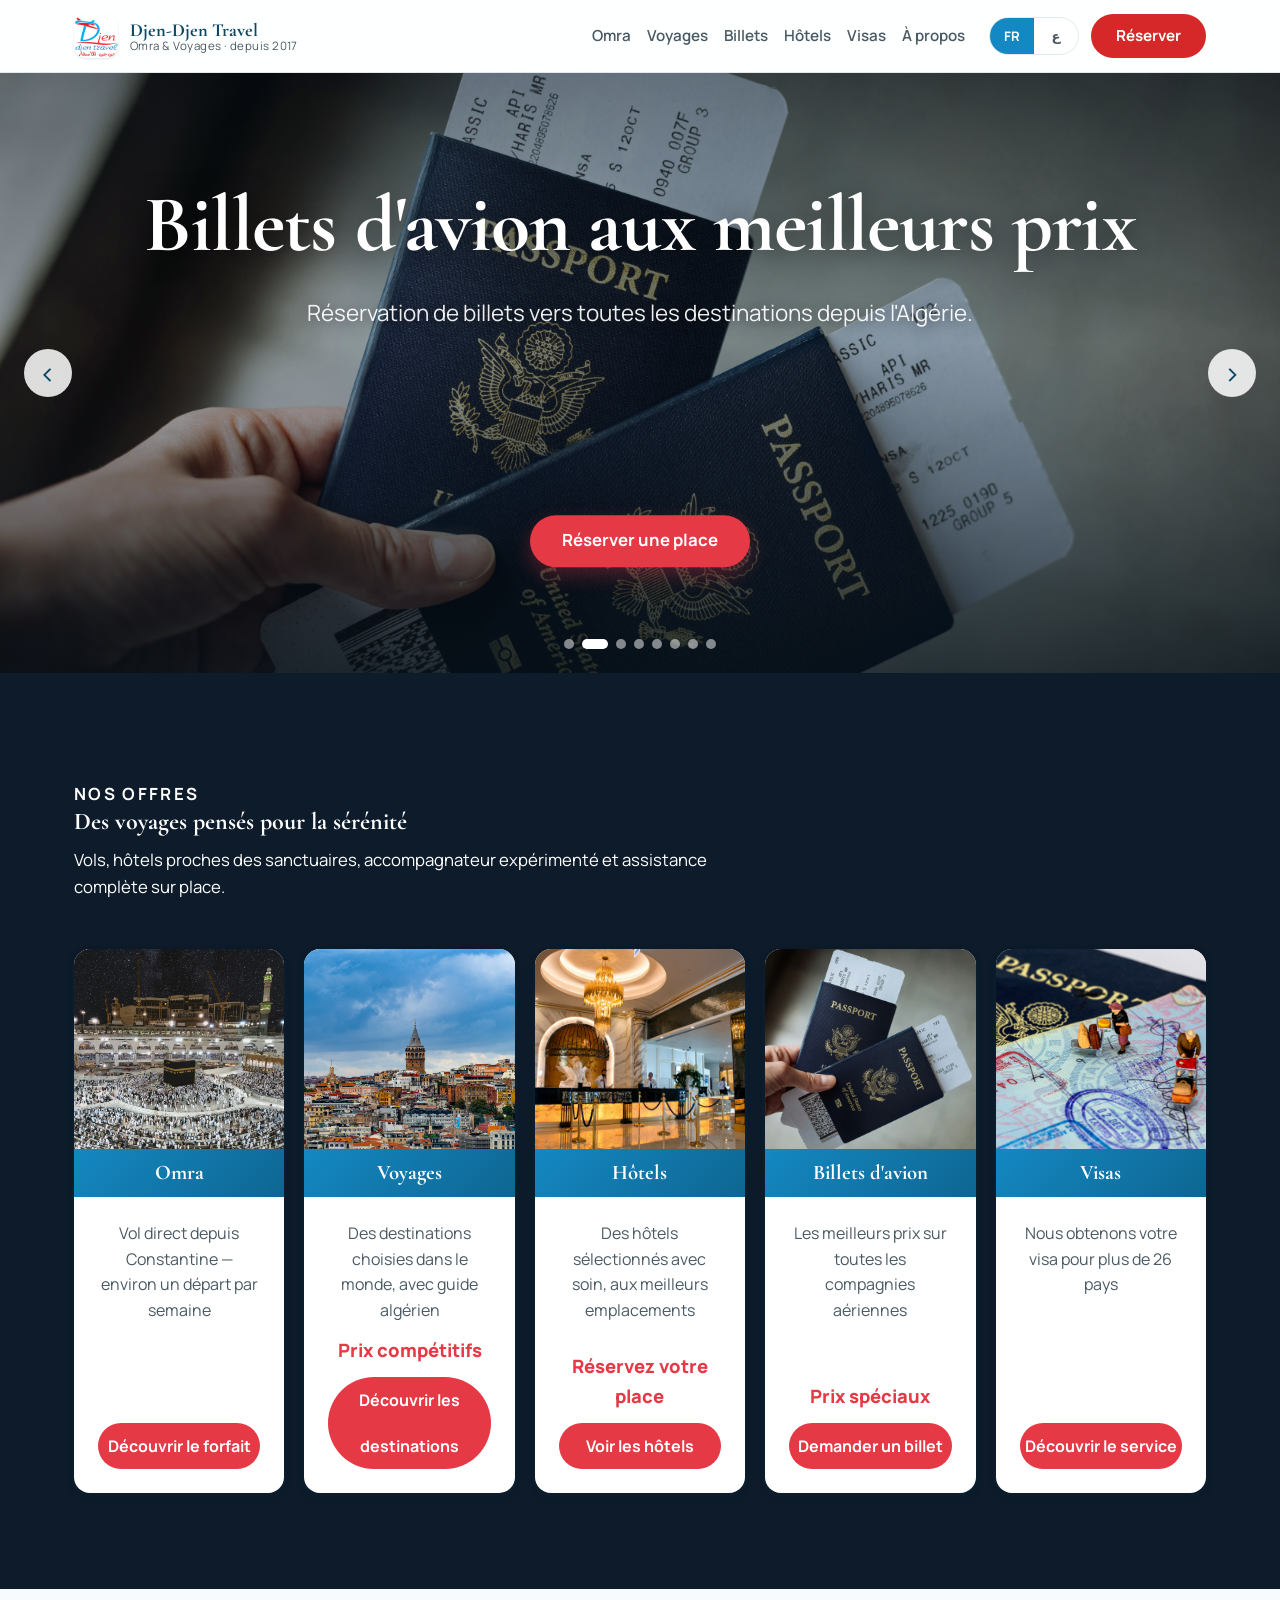
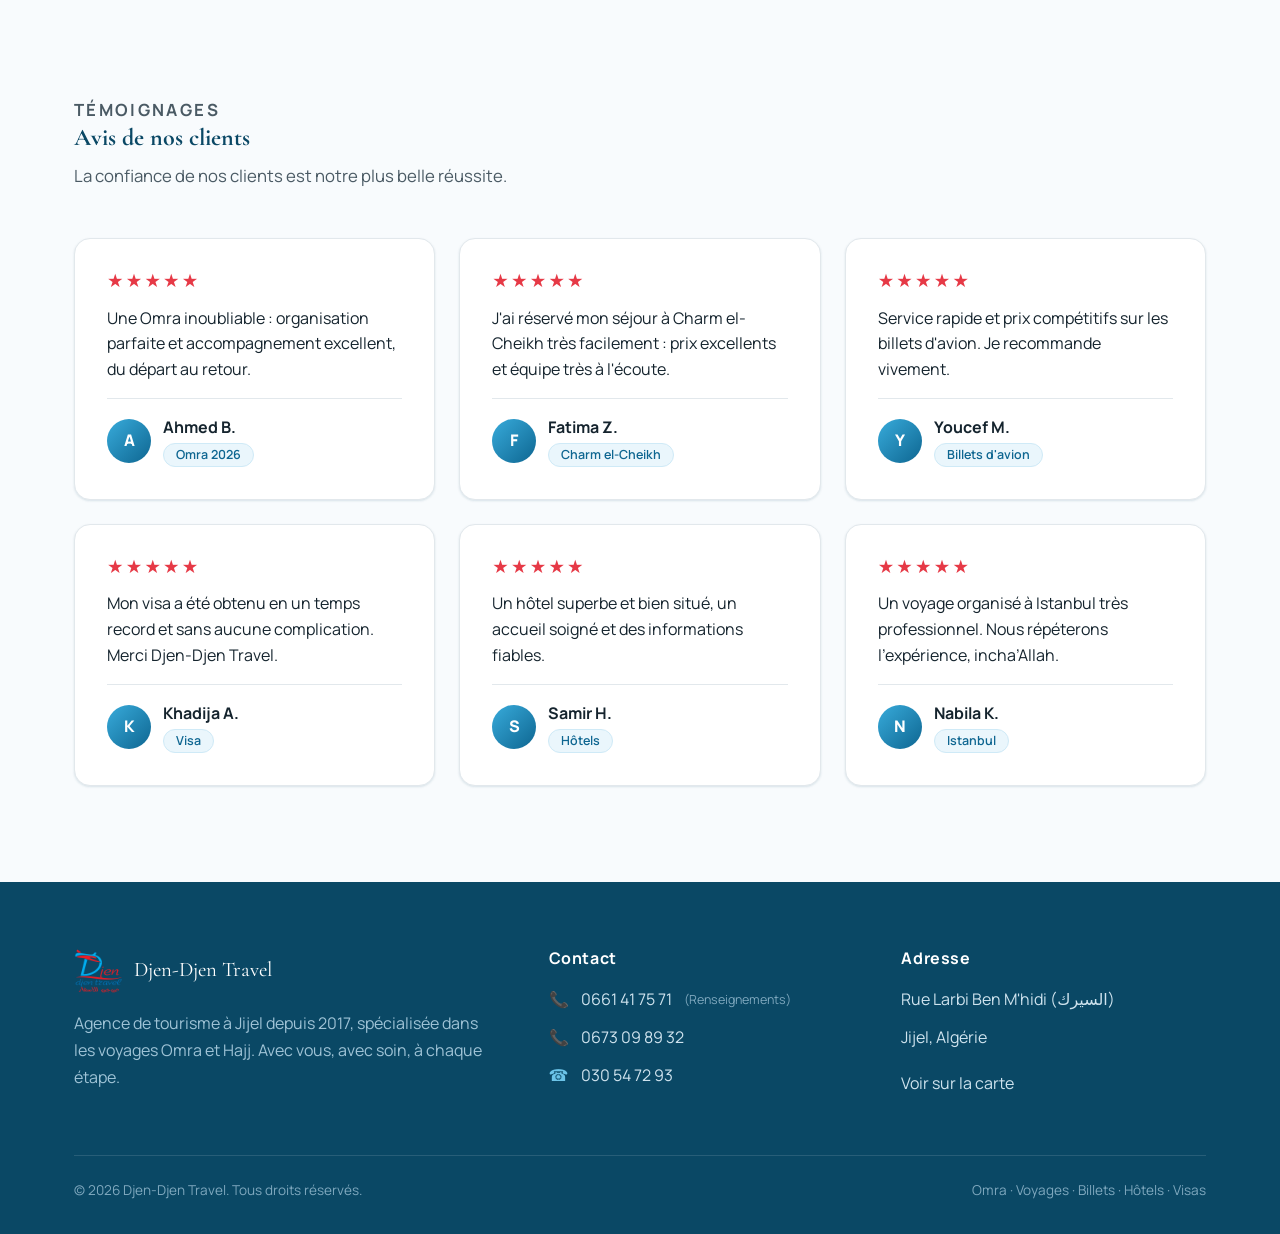
<file: index.html>
<!DOCTYPE html>
<html lang="fr" dir="ltr">
<head>
  <meta charset="UTF-8" />
  <meta name="viewport" content="width=device-width, initial-scale=1" />

  <!-- ============ SEO (FR primary) ============ -->
  <title>Djen-Djen Travel — Agence de voyage Omra & Hajj à Jijel</title>
  <meta name="description" content="Djen-Djen Travel, agence de tourisme à Jijel depuis 2017, spécialisée dans les voyages Omra et Hajj. Nous vous accompagnons avec soin à chaque étape de votre voyage vers les Lieux Saints." />
  <meta name="keywords" content="Omra, Hajj, Jijel, Algérie, agence de voyage, pèlerinage, عمرة, حج, جيجل" />
  <meta name="author" content="Djen-Djen Travel" />
  <meta name="theme-color" content="#1488C2" />

  <!-- Arabic SEO -->
  <meta name="description:ar" content="وكالة جن جن للسياحة والأسفار في جيجل منذ 2017، متخصّصة في رحلات العمرة والحج. نرافقك بعناية في كل خطوة نحو البيت العتيق." />

  <!-- Open Graph -->
  <meta property="og:type" content="website" />
  <meta property="og:title" content="Djen-Djen Travel — Omra & Hajj | وكالة جن جن للسياحة والأسفار" />
  <meta property="og:description" content="Nous vous accompagnons dans le voyage le plus précieux de votre vie, avec soin à chaque étape." />
  <meta property="og:locale" content="fr_DZ" />
  <meta property="og:locale:alternate" content="ar_DZ" />
  <link rel="canonical" href="https://www.djendjen-travel.dz/" />

  <!-- ============ Fonts ============ -->
  <link rel="preconnect" href="https://fonts.googleapis.com" />
  <link rel="preconnect" href="https://fonts.gstatic.com" crossorigin />
  <link href="https://fonts.googleapis.com/css2?family=Cormorant+Garamond:wght@500;600;700&family=Manrope:wght@400;500;600;700;800&family=Amiri:wght@400;700&family=Tajawal:wght@400;500;700&display=swap" rel="stylesheet" />

  <link rel="stylesheet" href="css/tokens.css?v=100" />
  <link rel="stylesheet" href="css/styles.css?v=100" />
  <link rel="stylesheet" href="css/index.css?v=101" />
</head>
<body>

  <!-- ===================== NAVBAR ===================== -->
  <header class="nav" id="nav">
    <div class="container nav__inner">
      <a class="nav__brand" href="#" aria-label="Djen-Djen Travel">
        <img class="nav__logo" src="logo.png" alt="Djen-Djen Travel" width="44" height="44" />
        <span class="nav__brand-text">
          <span class="nav__brand-name" data-fr="Djen-Djen Travel" data-ar="جن جن للسياحة">Djen-Djen Travel</span>
          <span class="nav__brand-sub" data-fr="Omra &amp; Voyages · depuis 2017" data-ar="عمرة ورحلات · منذ 2017">Omra &amp; Voyages · depuis 2017</span>
        </span>
      </a>

      <nav aria-label="Principale">
        <ul class="nav__links">
          <li><a href="umrah.html" data-fr="Omra" data-ar="العمرة">Omra</a></li>
          <li><a href="voyages.html" data-fr="Voyages" data-ar="الرحلات">Voyages</a></li>
          <li><a href="#req=billets" data-booking data-subject-fr="Demande de billet" data-subject-ar="طلب تذكرة سفر" data-fr="Billets" data-ar="تذاكر السفر">Billets</a></li>
          <li><a href="#req=hotels" data-booking data-subject-fr="Réservation d'hôtel" data-subject-ar="طلب حجز فندق" data-fr="Hôtels" data-ar="الفنادق">Hôtels</a></li>
          <li><a href="visas.html" data-fr="Visas" data-ar="التأشيرات">Visas</a></li>
          <li><a href="apropos.html" data-fr="À propos" data-ar="من نحن">À propos</a></li>
        </ul>
      </nav>

      <div class="nav__actions">
        <div class="lang-switch" role="group" aria-label="Language / اللغة">
          <button type="button" data-lang="fr" aria-pressed="true">FR</button>
          <button type="button" data-lang="ar" aria-pressed="false">ع</button>
        </div>
        <button class="btn btn--urgent btn--book" type="button" data-booking data-subject-fr="Réservation" data-subject-ar="طلب حجز" data-fr="Réserver" data-ar="احجز الآن">Réserver</button>
        <button class="nav__toggle" id="navToggle" aria-label="Menu" aria-expanded="false"><span></span></button>
      </div>
    </div>
  </header>

  <main>
    <!-- ===================== HERO ===================== -->
    <section class="hero-slider">
      <div class="hero-slides" aria-hidden="true">
        <img class="is-active" src="assets/images/kaaba.jpg" alt="" loading="eager" />
        <img src="assets/images/plane.jpg" alt="" loading="lazy" />
        <img src="assets/images/hotel.jpg" alt="" loading="lazy" />
        <img src="assets/images/istanbul.jpg" alt="" loading="lazy" />
        <img src="assets/images/sharm.jpg" alt="" loading="lazy" />
        <img src="assets/images/baku.jpg" alt="" loading="lazy" />
        <img src="assets/images/malaysia.jpg" alt="" loading="lazy" />
        <img src="assets/images/passport.jpg" alt="" loading="lazy" />
      </div>

      <div class="hero-content">
        <div class="hero-texts">
          <div class="hero-text is-active">
            <h1 class="hero__title" data-fr="Votre voyage vers la Maison Sacrée" data-ar="رحلتك إلى البيت العتيق">Votre voyage vers la Maison Sacrée</h1>
            <p class="hero__lede" data-fr="Nous vous accompagnons dans le voyage le plus précieux de votre vie, à chaque étape." data-ar="نرافقك في أهم رحلة في حياتك، بعناية في كل خطوة">Nous vous accompagnons dans le voyage le plus précieux de votre vie, à chaque étape.</p>
          </div>
          <div class="hero-text">
            <h1 class="hero__title" data-fr="Billets d'avion aux meilleurs prix" data-ar="تذاكر السفر بأفضل الأسعار">Billets d'avion aux meilleurs prix</h1>
            <p class="hero__lede" data-fr="Réservation de billets vers toutes les destinations depuis l'Algérie." data-ar="حجز تذاكر لجميع الوجهات من الجزائر">Réservation de billets vers toutes les destinations depuis l'Algérie.</p>
          </div>
          <div class="hero-text">
            <h1 class="hero__title" data-fr="Des hôtels choisis avec soin" data-ar="فنادق مختارة بعناية">Des hôtels choisis avec soin</h1>
            <p class="hero__lede" data-fr="Un séjour confortable dans les meilleurs hôtels du monde." data-ar="إقامة مريحة في أفضل الفنادق حول العالم">Un séjour confortable dans les meilleurs hôtels du monde.</p>
          </div>
          <div class="hero-text">
            <h1 class="hero__title" data-fr="Découvrez Istanbul" data-ar="اكتشف إسطنبول">Découvrez Istanbul</h1>
            <p class="hero__lede" data-fr="7 jours de beauté et d'histoire avec Turkish Airlines." data-ar="7 أيام من الجمال والتاريخ مع Turkish Airlines">7 jours de beauté et d'histoire avec Turkish Airlines.</p>
          </div>
          <div class="hero-text">
            <h1 class="hero__title" data-fr="Charm el-Cheikh — soleil & mer" data-ar="شرم الشيخ — الشمس والبحر">Charm el-Cheikh — soleil &amp; mer</h1>
            <p class="hero__lede" data-fr="9 ou 10 nuits All Inclusive, de juillet à septembre." data-ar="9 أو 10 ليالي All Inclusive من جويلية إلى سبتمبر">9 ou 10 nuits All Inclusive, de juillet à septembre.</p>
          </div>
          <div class="hero-text">
            <h1 class="hero__title" data-fr="Bakou — le joyau de l'Azerbaïdjan" data-ar="باكو — جوهرة أذربيجان">Bakou — le joyau de l'Azerbaïdjan</h1>
            <p class="hero__lede" data-fr="8 jours de découverte avec un guide algérien." data-ar="8 أيام من الاكتشاف مع مرشد جزائري">8 jours de découverte avec un guide algérien.</p>
          </div>
          <div class="hero-text">
            <h1 class="hero__title" data-fr="Malaisie + Vietnam" data-ar="ماليزيا + فيتنام">Malaisie + Vietnam</h1>
            <p class="hero__lede" data-fr="14 nuits au cœur de l'Asie du Sud-Est." data-ar="14 ليلة في قلب جنوب شرق آسيا">14 nuits au cœur de l'Asie du Sud-Est.</p>
          </div>
          <div class="hero-text">
            <h1 class="hero__title" data-fr="Les visas en toute simplicité" data-ar="التأشيرات بكل سهولة">Les visas en toute simplicité</h1>
            <p class="hero__lede" data-fr="Nous gérons votre dossier de visa de A à Z." data-ar="نتكفل بملف تأشيرتك من أول خطوة لآخرها">Nous gérons votre dossier de visa de A à Z.</p>
          </div>
        </div>
        <a href="#request" class="btn-primary" data-booking data-subject-fr="Réservation Omra" data-subject-ar="طلب حجز عمرة" data-fr="Réserver une place" data-ar="احجز مكانك">Réserver une place</a>
      </div>

      <button type="button" class="hero-prev" aria-label="Précédent">&#8249;</button>
      <button type="button" class="hero-next" aria-label="Suivant">&#8250;</button>
      <div class="hero-dots"></div>
    </section>

    <!-- ===================== PACKAGES ===================== -->
    <section class="section home-offers-section" id="packages">
      <div class="container">
        <div class="section-head">
          <p class="eyebrow" data-fr="Nos offres" data-ar="عروضنا">Nos offres</p>
          <h2 data-fr="Des voyages pensés pour la sérénité" data-ar="رحلات مُعدّة من أجل راحتك">Des voyages pensés pour la sérénité</h2>
          <p data-fr="Vols, hôtels proches des sanctuaires, accompagnateur expérimenté et assistance complète sur place." data-ar="رحلات جوية، فنادق قريبة من الحرمين، مرافق ذو خبرة ومساعدة كاملة في عين المكان.">
            Vols, hôtels proches des sanctuaires, accompagnateur expérimenté et assistance complète sur place.
          </p>
        </div>

        <div class="home-offers">
          <!-- Omra -->
          <article class="home-offer">
            <div class="home-offer__media"><img src="images/mecca-hero.jpg" alt="" loading="lazy" /></div>
            <div class="home-offer__header">
              <h3 class="home-offer__title" data-fr="Omra" data-ar="العمرة">Omra</h3>
            </div>
            <div class="home-offer__body">
              <p class="home-offer__desc" data-fr="Vol direct depuis Constantine — environ un départ par semaine" data-ar="رحلاة مباشرة من قسنطينة — بمعدل رحلة كل أسبوع">Vol direct depuis Constantine — environ un départ par semaine</p>
              <a class="home-offer__cta" href="umrah.html" data-fr="Découvrir le forfait" data-ar="اكتشف الباقة">Découvrir le forfait</a>
            </div>
          </article>

          <!-- Voyages -->
          <article class="home-offer">
            <div class="home-offer__media"><img src="assets/images/istanbul.jpg" alt="" loading="lazy" /></div>
            <div class="home-offer__header">
              <h3 class="home-offer__title" data-fr="Voyages" data-ar="الرحلات السياحية">Voyages</h3>
            </div>
            <div class="home-offer__body">
              <p class="home-offer__desc" data-fr="Des destinations choisies dans le monde, avec guide algérien" data-ar="وجهات مختارة حول العالم مع مرشد جزائري">Des destinations choisies dans le monde, avec guide algérien</p>
              <p class="home-offer__price" data-fr="Prix compétitifs" data-ar="أسعار تنافسية">Prix compétitifs</p>
              <a class="home-offer__cta" href="voyages.html" data-fr="Découvrir les destinations" data-ar="اكتشف الوجهات">Découvrir les destinations</a>
            </div>
          </article>

          <!-- Hôtels -->
          <article class="home-offer">
            <div class="home-offer__media"><img src="assets/images/hotel.jpg" alt="" loading="lazy" /></div>
            <div class="home-offer__header">
              <h3 class="home-offer__title" data-fr="Hôtels" data-ar="الفنادق">Hôtels</h3>
            </div>
            <div class="home-offer__body">
              <p class="home-offer__desc" data-fr="Des hôtels sélectionnés avec soin, aux meilleurs emplacements" data-ar="فنادق مختارة بعناية في أفضل المواقع">Des hôtels sélectionnés avec soin, aux meilleurs emplacements</p>
              <p class="home-offer__price" data-fr="Réservez votre place" data-ar="احجز مكانك">Réservez votre place</p>
              <a class="home-offer__cta" href="hotels.html" data-fr="Voir les hôtels" data-ar="تصفح الفنادق">Voir les hôtels</a>
            </div>
          </article>

          <!-- Billets -->
          <article class="home-offer">
            <div class="home-offer__media"><img src="assets/images/plane.jpg" alt="" loading="lazy" /></div>
            <div class="home-offer__header">
              <h3 class="home-offer__title" data-fr="Billets d'avion" data-ar="تذاكر السفر">Billets d'avion</h3>
            </div>
            <div class="home-offer__body">
              <p class="home-offer__desc" data-fr="Les meilleurs prix sur toutes les compagnies aériennes" data-ar="أفضل الأسعار على جميع الخطوط الجوية">Les meilleurs prix sur toutes les compagnies aériennes</p>
              <p class="home-offer__price" data-fr="Prix spéciaux" data-ar="أسعار خاصة">Prix spéciaux</p>
              <a class="home-offer__cta" href="billets.html" data-fr="Demander un billet" data-ar="اطلب تذكرة">Demander un billet</a>
            </div>
          </article>

          <!-- Visas -->
          <article class="home-offer">
            <div class="home-offer__media"><img src="assets/images/passport.jpg" alt="" loading="lazy" /></div>
            <div class="home-offer__header">
              <h3 class="home-offer__title" data-fr="Visas" data-ar="التأشيرات">Visas</h3>
            </div>
            <div class="home-offer__body">
              <p class="home-offer__desc" data-fr="Nous obtenons votre visa pour plus de 26 pays" data-ar="نحضّل فيزاك لأكثر من 26 دولة">Nous obtenons votre visa pour plus de 26 pays</p>
              <a class="home-offer__cta" href="visas.html" data-fr="Découvrir le service" data-ar="اكتشف الخدمة">Découvrir le service</a>
            </div>
          </article>
        </div>
      </div>
    </section>

    <!-- ===================== CUSTOMER REVIEWS (آراء الزبائن) ===================== -->
    <!--
      Testimonials — PLACEHOLDER content, to be replaced with real reviews.
      To add / edit a review, copy one <article class="review-card"> block and change:
        • stars  : number of ★ inside .review-card__stars (+ aria-label)
        • quote  : .review-card__quote  (data-fr / data-ar)
        • avatar : .review-card__avatar (single initial, data-fr / data-ar)
        • name   : .review-card__name   (data-fr / data-ar)
        • tag    : .review-card__tag    (data-fr / data-ar) — service / destination
    -->
    <section class="section home-reviews">
      <div class="container">
        <div class="section-head">
          <p class="eyebrow" data-fr="Témoignages" data-ar="شهادات عملائنا">Témoignages</p>
          <h2 data-fr="Avis de nos clients" data-ar="آراء الزبائن">Avis de nos clients</h2>
          <p data-fr="La confiance de nos clients est notre plus belle réussite." data-ar="ثقة عملائنا هي أكبر إنجاز لنا.">La confiance de nos clients est notre plus belle réussite.</p>
        </div>

        <div class="home-reviews__grid">

          <!-- Review 1 -->
          <article class="review-card">
            <div class="review-card__stars" role="img" aria-label="5/5">★★★★★</div>
            <p class="review-card__quote" data-fr="Une Omra inoubliable : organisation parfaite et accompagnement excellent, du départ au retour." data-ar="تجربة عمرة لا تُنسى، تنظيم محكم ومرافقة ممتازة من أول خطوة إلى العودة.">Une Omra inoubliable : organisation parfaite et accompagnement excellent, du départ au retour.</p>
            <div class="review-card__foot">
              <span class="review-card__avatar" aria-hidden="true" data-fr="A" data-ar="أ">A</span>
              <div class="review-card__meta">
                <span class="review-card__name" data-fr="Ahmed B." data-ar="أحمد. ب">Ahmed B.</span>
                <span class="review-card__tag" data-fr="Omra 2026" data-ar="عمرة 2026">Omra 2026</span>
              </div>
            </div>
          </article>

          <!-- Review 2 -->
          <article class="review-card">
            <div class="review-card__stars" role="img" aria-label="5/5">★★★★★</div>
            <p class="review-card__quote" data-fr="J'ai réservé mon séjour à Charm el-Cheikh très facilement : prix excellents et équipe très à l'écoute." data-ar="حجزت رحلتي إلى شرم الشيخ بكل سهولة، الأسعار ممتازة والفريق متعاون جداً.">J'ai réservé mon séjour à Charm el-Cheikh très facilement : prix excellents et équipe très à l'écoute.</p>
            <div class="review-card__foot">
              <span class="review-card__avatar" aria-hidden="true" data-fr="F" data-ar="ف">F</span>
              <div class="review-card__meta">
                <span class="review-card__name" data-fr="Fatima Z." data-ar="فاطمة. ز">Fatima Z.</span>
                <span class="review-card__tag" data-fr="Charm el-Cheikh" data-ar="شرم الشيخ">Charm el-Cheikh</span>
              </div>
            </div>
          </article>

          <!-- Review 3 -->
          <article class="review-card">
            <div class="review-card__stars" role="img" aria-label="5/5">★★★★★</div>
            <p class="review-card__quote" data-fr="Service rapide et prix compétitifs sur les billets d'avion. Je recommande vivement." data-ar="خدمة سريعة وأسعار تنافسية على تذاكر الطيران، أنصح بها بشدّة.">Service rapide et prix compétitifs sur les billets d'avion. Je recommande vivement.</p>
            <div class="review-card__foot">
              <span class="review-card__avatar" aria-hidden="true" data-fr="Y" data-ar="ي">Y</span>
              <div class="review-card__meta">
                <span class="review-card__name" data-fr="Youcef M." data-ar="يوسف. م">Youcef M.</span>
                <span class="review-card__tag" data-fr="Billets d'avion" data-ar="تذاكر سفر">Billets d'avion</span>
              </div>
            </div>
          </article>

          <!-- Review 4 -->
          <article class="review-card">
            <div class="review-card__stars" role="img" aria-label="5/5">★★★★★</div>
            <p class="review-card__quote" data-fr="Mon visa a été obtenu en un temps record et sans aucune complication. Merci Djen-Djen Travel." data-ar="استخرجت تأشيرتي في وقت قياسي وبدون أي تعقيد، شكراً جن جن للسياحة.">Mon visa a été obtenu en un temps record et sans aucune complication. Merci Djen-Djen Travel.</p>
            <div class="review-card__foot">
              <span class="review-card__avatar" aria-hidden="true" data-fr="K" data-ar="خ">K</span>
              <div class="review-card__meta">
                <span class="review-card__name" data-fr="Khadija A." data-ar="خديجة. ع">Khadija A.</span>
                <span class="review-card__tag" data-fr="Visa" data-ar="تأشيرة">Visa</span>
              </div>
            </div>
          </article>

          <!-- Review 5 -->
          <article class="review-card">
            <div class="review-card__stars" role="img" aria-label="5/5">★★★★★</div>
            <p class="review-card__quote" data-fr="Un hôtel superbe et bien situé, un accueil soigné et des informations fiables." data-ar="فندق رائع وقريب من كل شيء، تعامل راقٍ ومصداقية في المعلومات.">Un hôtel superbe et bien situé, un accueil soigné et des informations fiables.</p>
            <div class="review-card__foot">
              <span class="review-card__avatar" aria-hidden="true" data-fr="S" data-ar="س">S</span>
              <div class="review-card__meta">
                <span class="review-card__name" data-fr="Samir H." data-ar="سمير. ح">Samir H.</span>
                <span class="review-card__tag" data-fr="Hôtels" data-ar="فنادق">Hôtels</span>
              </div>
            </div>
          </article>

          <!-- Review 6 -->
          <article class="review-card">
            <div class="review-card__stars" role="img" aria-label="5/5">★★★★★</div>
            <p class="review-card__quote" data-fr="Un voyage organisé à Istanbul très professionnel. Nous répéterons l'expérience, incha’Allah." data-ar="رحلة منظّمة إلى إسطنبول بكل احترافية، سنكرّر التجربة بالتأكيد إن شاء الله.">Un voyage organisé à Istanbul très professionnel. Nous répéterons l'expérience, incha’Allah.</p>
            <div class="review-card__foot">
              <span class="review-card__avatar" aria-hidden="true" data-fr="N" data-ar="ن">N</span>
              <div class="review-card__meta">
                <span class="review-card__name" data-fr="Nabila K." data-ar="نبيلة. ك">Nabila K.</span>
                <span class="review-card__tag" data-fr="Istanbul" data-ar="إسطنبول">Istanbul</span>
              </div>
            </div>
          </article>

        </div>
      </div>
    </section>

  </main>

  <!-- ===================== FOOTER ===================== -->
  <footer class="footer">
    <div class="container">
      <div class="footer__grid">
        <div>
          <div class="footer__brand">
            <img class="footer__logo" src="logo.png" alt="Djen-Djen Travel" width="48" height="48" />
            <span class="footer__name" data-fr="Djen-Djen Travel" data-ar="جن جن للسياحة والأسفار">Djen-Djen Travel</span>
          </div>
          <p data-fr="Agence de tourisme à Jijel depuis 2017, spécialisée dans les voyages Omra et Hajj. Avec vous, avec soin, à chaque étape." data-ar="وكالة سياحة بجيجل منذ 2017، متخصّصة في رحلات العمرة والحج. معك، وبعناية، في كل خطوة.">
            Agence de tourisme à Jijel depuis 2017, spécialisée dans les voyages Omra et Hajj. Avec vous, avec soin, à chaque étape.
          </p>
        </div>

        <div>
          <h4 data-fr="Contact" data-ar="اتصل بنا">Contact</h4>
          <ul class="footer__contact">
            <li><span class="ico">📞</span> <a href="tel:+213661417571"><bdi>0661 41 75 71</bdi></a> <span class="footer__tag" data-fr="(Renseignements)" data-ar="(للاستفسار)">(للاستفسار)</span></li>
            <li><span class="ico">📞</span> <a href="tel:+213673098932"><bdi>0673 09 89 32</bdi></a></li>
            <li><span class="ico">☎️</span> <a href="tel:+213030547293"><bdi>030 54 72 93</bdi></a></li>
          </ul>
        </div>

        <div>
          <h4 data-fr="Adresse" data-ar="العنوان">Adresse</h4>
          <ul>
            <li data-fr="Rue Larbi Ben M'hidi (السيرك)" data-ar="شارع العربي بن مهيدي (السيرك)">Rue Larbi Ben M'hidi (السيرك)</li>
            <li data-fr="Jijel, Algérie" data-ar="جيجل، الجزائر">Jijel, Algérie</li>
            <li style="margin-top:8px;"><a href="#" data-fr="Voir sur la carte" data-ar="عرض على الخريطة">Voir sur la carte →</a></li>
          </ul>
        </div>
      </div>

      <div class="footer__bottom">
        <span data-fr="© 2026 Djen-Djen Travel. Tous droits réservés." data-ar="© 2026 جن جن للسياحة والأسفار. جميع الحقوق محفوظة.">© 2026 Djen-Djen Travel. Tous droits réservés.</span>
        <span data-fr="Omra · Voyages · Billets · Hôtels · Visas" data-ar="عمرة · رحلات · تذاكر · فنادق · تأشيرات">Omra · Voyages · Billets · Hôtels · Visas</span>
      </div>
    </div>
  </footer>

  <!-- Uploadcare file uploader -->
  <script>UPLOADCARE_PUBLIC_KEY = "7f2d6ea226a5ab97ef6e";</script>
  <script src="https://ucarecdn.com/libs/widget/3.x/uploadcare.full.min.js" charset="utf-8"></script>
  <script src="js/main.js"></script>
  <script src="js/booking.js?v=5"></script>
</body>
</html>
</file>
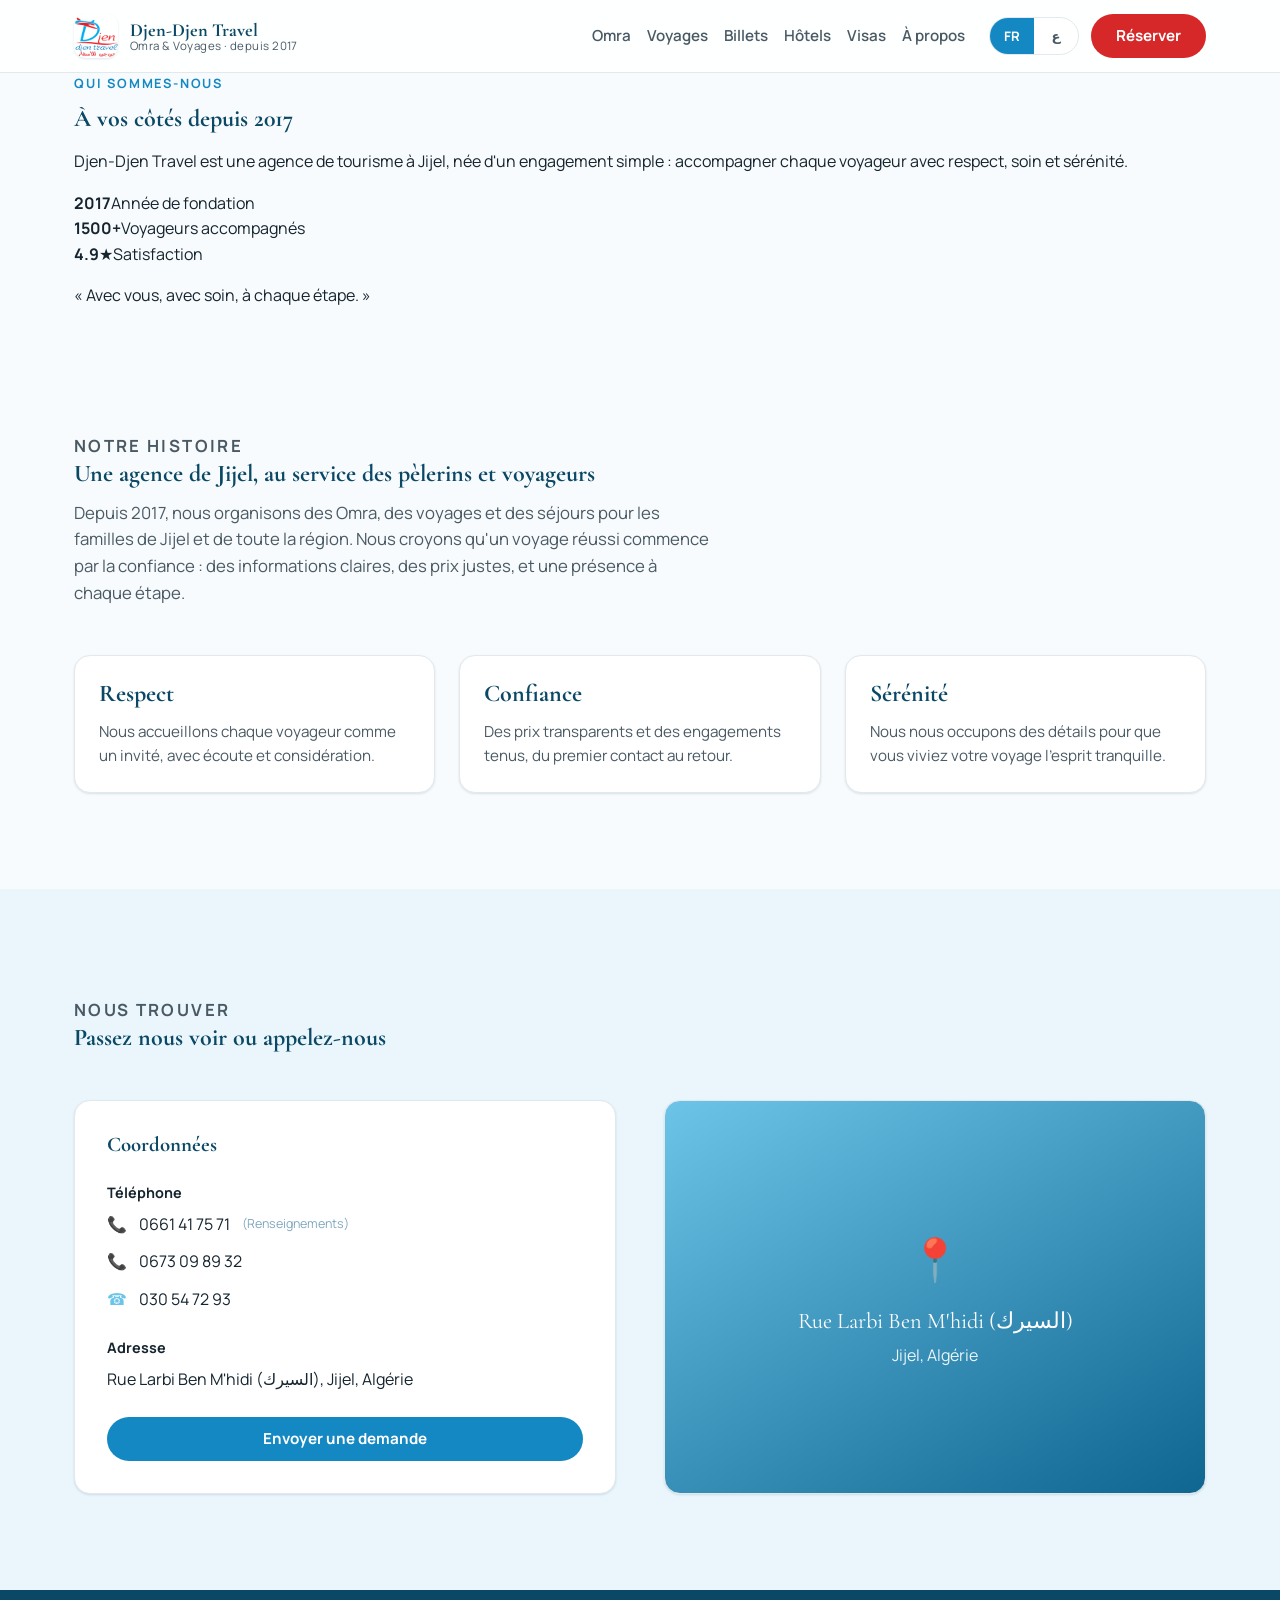
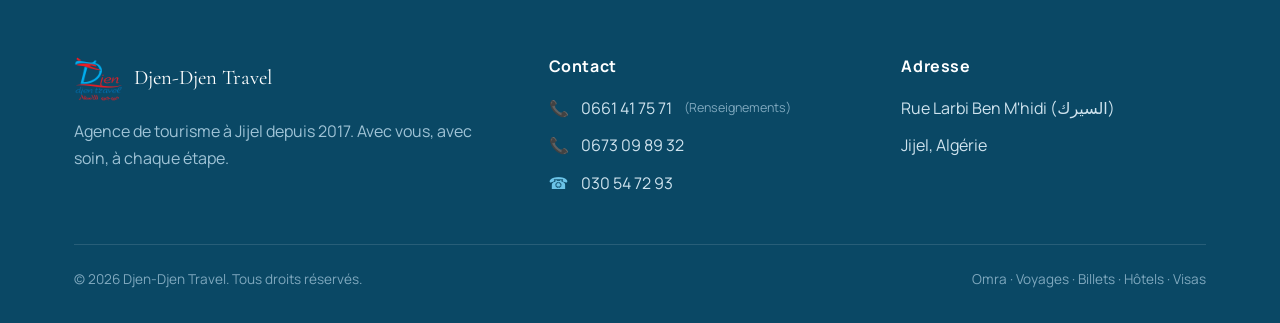
<file: apropos.html>
<!DOCTYPE html>
<html lang="fr" dir="ltr">
<head>
  <meta charset="UTF-8" />
  <meta name="viewport" content="width=device-width, initial-scale=1" />

  <title>À propos — Djen-Djen Travel | من نحن</title>
  <meta name="description" content="Djen-Djen Travel, agence de tourisme à Jijel depuis 2017, spécialisée dans l'Omra, le Hajj et les voyages. Notre histoire, nos valeurs et nos coordonnées." />
  <meta name="description:ar" content="وكالة جن جن للسياحة والأسفار بجيجل منذ 2017، متخصّصة في العمرة والحج والرحلات. قصّتنا، قيمنا، ومعلومات التواصل." />
  <meta name="theme-color" content="#1488C2" />
  <meta property="og:type" content="website" />
  <meta property="og:title" content="À propos — Djen-Djen Travel | من نحن" />
  <meta property="og:locale" content="fr_DZ" />
  <meta property="og:locale:alternate" content="ar_DZ" />

  <link rel="preconnect" href="https://fonts.googleapis.com" />
  <link rel="preconnect" href="https://fonts.gstatic.com" crossorigin />
  <link href="https://fonts.googleapis.com/css2?family=Cormorant+Garamond:wght@500;600;700&family=Manrope:wght@400;500;600;700;800&family=Amiri:wght@400;700&family=Tajawal:wght@400;500;700&display=swap" rel="stylesheet" />
  <link rel="stylesheet" href="css/tokens.css" />
  <link rel="stylesheet" href="css/styles.css" />
</head>
<body>

  <!-- NAVBAR -->
  <header class="nav" id="nav">
    <div class="container nav__inner">
      <a class="nav__brand" href="index.html" aria-label="Djen-Djen Travel">
        <img class="nav__logo" src="logo.png" alt="Djen-Djen Travel" width="44" height="44" />
        <span class="nav__brand-text">
          <span class="nav__brand-name" data-fr="Djen-Djen Travel" data-ar="جن جن للسياحة">Djen-Djen Travel</span>
          <span class="nav__brand-sub" data-fr="Omra &amp; Voyages · depuis 2017" data-ar="عمرة ورحلات · منذ 2017">Omra &amp; Voyages · depuis 2017</span>
        </span>
      </a>
      <nav aria-label="Principale">
        <ul class="nav__links">
          <li><a href="umrah.html" data-fr="Omra" data-ar="العمرة">Omra</a></li>
          <li><a href="voyages.html" data-fr="Voyages" data-ar="الرحلات">Voyages</a></li>
          <li><a href="#" data-booking data-subject-fr="Billets d'avion" data-subject-ar="طلب تذكرة سفر" data-fr="Billets" data-ar="تذاكر السفر">Billets</a></li>
          <li><a href="#" data-booking data-subject-fr="Réservation d'hôtel" data-subject-ar="طلب حجز فندق" data-fr="Hôtels" data-ar="الفنادق">Hôtels</a></li>
          <li><a href="visas.html" data-fr="Visas" data-ar="التأشيرات">Visas</a></li>
          <li><a href="apropos.html" data-fr="À propos" data-ar="من نحن">À propos</a></li>
        </ul>
      </nav>
      <div class="nav__actions">
        <div class="lang-switch" role="group" aria-label="Language / اللغة">
          <button type="button" data-lang="fr" aria-pressed="true">FR</button>
          <button type="button" data-lang="ar" aria-pressed="false">ع</button>
        </div>
        <a class="btn btn--urgent btn--book" href="#" data-booking data-subject-fr="Demande de réservation" data-subject-ar="طلب حجز" data-fr="Réserver" data-ar="احجز الآن">Réserver</a>
        <button class="nav__toggle" id="navToggle" aria-label="Menu" aria-expanded="false"><span></span></button>
      </div>
    </div>
  </header>

  <main>
    <!-- HERO -->
    <section class="hero">
      <div class="container hero__inner">
        <div class="hero__content">
          <p class="eyebrow" data-fr="Qui sommes-nous" data-ar="من نحن">Qui sommes-nous</p>
          <h1 class="hero__title">
            <span data-fr="À vos côtés" data-ar="معاك">À vos côtés</span>
            <span class="accent" data-fr="depuis 2017" data-ar="منذ 2017">depuis 2017</span>
          </h1>
          <p class="hero__lede" data-fr="Djen-Djen Travel est une agence de tourisme à Jijel, née d'un engagement simple : accompagner chaque voyageur avec respect, soin et sérénité." data-ar="جن جن للسياحة والأسفار وكالة بجيجل، تأسّست على مبدأ بسيط: نرافقو كل مسافر بالاحترام، بالعناية، وبالطمأنينة.">
            Djen-Djen Travel est une agence de tourisme à Jijel, née d'un engagement simple : accompagner chaque voyageur avec respect, soin et sérénité.
          </p>
          <div class="hero__trust">
            <div class="hero__stat"><strong><bdi>2017</bdi></strong><span data-fr="Année de fondation" data-ar="سنة التأسيس">Année de fondation</span></div>
            <div class="hero__stat"><strong><bdi>1500+</bdi></strong><span data-fr="Voyageurs accompagnés" data-ar="مسافر رافقناهم">Voyageurs accompagnés</span></div>
            <div class="hero__stat"><strong><bdi>4.9★</bdi></strong><span data-fr="Satisfaction" data-ar="رضا العملاء">Satisfaction</span></div>
          </div>
        </div>
        <div class="hero__media" aria-hidden="true">
          <p class="hero__media-caption" data-fr="« Avec vous, avec soin, à chaque étape. »" data-ar="«معاك، وبعناية، في كل خطوة.»">« Avec vous, avec soin, à chaque étape. »</p>
        </div>
      </div>
    </section>

    <!-- STORY -->
    <section class="section">
      <div class="container">
        <div class="section-head">
          <p class="eyebrow" data-fr="Notre histoire" data-ar="قصّتنا">Notre histoire</p>
          <h2 data-fr="Une agence de Jijel, au service des pèlerins et voyageurs" data-ar="وكالة من جيجل، في خدمة الحجّاج والمسافرين">Une agence de Jijel, au service des pèlerins et voyageurs</h2>
          <p data-fr="Depuis 2017, nous organisons des Omra, des voyages et des séjours pour les familles de Jijel et de toute la région. Nous croyons qu'un voyage réussi commence par la confiance : des informations claires, des prix justes, et une présence à chaque étape." data-ar="منذ 2017، حنا ننظّمو العمرة، الرحلات والإقامات للعائلات تاع جيجل وكامل الجهة. نعتقدو بلّي السفرة الناجحة تبدا بالثقة: معلومات واضحة، أسعار معقولة، وحضور في كل خطوة.">
            Depuis 2017, nous organisons des Omra, des voyages et des séjours pour les familles de Jijel et de toute la région. Nous croyons qu'un voyage réussi commence par la confiance : des informations claires, des prix justes, et une présence à chaque étape.
          </p>
        </div>

        <div class="grid-cards">
          <article class="card"><div class="card__body">
            <h3 class="card__title" data-fr="Respect" data-ar="الاحترام">Respect</h3>
            <p class="card__desc" data-fr="Nous accueillons chaque voyageur comme un invité, avec écoute et considération." data-ar="نستقبلو كل مسافر كي ضيف، بالإصغاء والتقدير.">Nous accueillons chaque voyageur comme un invité, avec écoute et considération.</p>
          </div></article>
          <article class="card"><div class="card__body">
            <h3 class="card__title" data-fr="Confiance" data-ar="الثقة">Confiance</h3>
            <p class="card__desc" data-fr="Des prix transparents et des engagements tenus, du premier contact au retour." data-ar="أسعار واضحة ووعود محترمة، من أول اتصال حتى الرجعة.">Des prix transparents et des engagements tenus, du premier contact au retour.</p>
          </div></article>
          <article class="card"><div class="card__body">
            <h3 class="card__title" data-fr="Sérénité" data-ar="الطمأنينة">Sérénité</h3>
            <p class="card__desc" data-fr="Nous nous occupons des détails pour que vous viviez votre voyage l'esprit tranquille." data-ar="حنا نتكفّلو بالتفاصيل باش تعيش سفرتك ومرتاح البال.">Nous nous occupons des détails pour que vous viviez votre voyage l'esprit tranquille.</p>
          </div></article>
        </div>
      </div>
    </section>

    <!-- CONTACT -->
    <section class="section" style="background: var(--bg-tint);">
      <div class="container">
        <div class="section-head">
          <p class="eyebrow" data-fr="Nous trouver" data-ar="كيفاش تلقانا">Nous trouver</p>
          <h2 data-fr="Passez nous voir ou appelez-nous" data-ar="عدّي علينا وْلا اتّصل بنا">Passez nous voir ou appelez-nous</h2>
        </div>
        <div class="form-demo">
          <div class="form-card">
            <h3 data-fr="Coordonnées" data-ar="معلومات التواصل">Coordonnées</h3>
            <div class="field">
              <label data-fr="Téléphone" data-ar="الهاتف">Téléphone</label>
              <ul class="footer__contact" style="display:grid; gap:12px; list-style:none; padding:0; margin:0;">
                <li><span class="ico">📞</span> <a href="tel:+213661417571"><bdi>0661 41 75 71</bdi></a> <span class="footer__tag" data-fr="(Renseignements)" data-ar="(للاستفسار)">(للاستفسار)</span></li>
                <li><span class="ico">📞</span> <a href="tel:+213673098932"><bdi>0673 09 89 32</bdi></a></li>
                <li><span class="ico">☎️</span> <a href="tel:+213030547293"><bdi>030 54 72 93</bdi></a></li>
              </ul>
            </div>
            <div class="field">
              <label data-fr="Adresse" data-ar="العنوان">Adresse</label>
              <p style="margin:0;" data-fr="Rue Larbi Ben M'hidi (السيرك), Jijel, Algérie" data-ar="شارع العربي بن مهيدي (السيرك)، جيجل، الجزائر">Rue Larbi Ben M'hidi (السيرك), Jijel, Algérie</p>
            </div>
            <a class="btn btn--primary btn--block" href="#" data-booking data-subject-fr="Demande de réservation" data-subject-ar="طلب حجز" data-fr="Envoyer une demande" data-ar="ابعث طلب">Envoyer une demande</a>
          </div>

          <div class="form-card" style="display:flex; align-items:center; justify-content:center; text-align:center; background:linear-gradient(150deg, var(--blue-300), var(--blue-700)); color:#fff; min-height:280px;">
            <div>
              <div style="font-size:2.6rem;">📍</div>
              <p style="font-family:var(--font-heading); font-size:1.4rem; margin:12px 0 0;" data-fr="Rue Larbi Ben M'hidi (السيرك)" data-ar="شارع العربي بن مهيدي (السيرك)">Rue Larbi Ben M'hidi (السيرك)</p>
              <p style="margin:4px 0 0; opacity:.9;" data-fr="Jijel, Algérie" data-ar="جيجل، الجزائر">Jijel, Algérie</p>
            </div>
          </div>
        </div>
      </div>
    </section>
  </main>

  <!-- FOOTER -->
  <footer class="footer">
    <div class="container">
      <div class="footer__grid">
        <div>
          <div class="footer__brand">
            <img class="footer__logo" src="logo.png" alt="Djen-Djen Travel" width="48" height="48" />
            <span class="footer__name" data-fr="Djen-Djen Travel" data-ar="جن جن للسياحة والأسفار">Djen-Djen Travel</span>
          </div>
          <p data-fr="Agence de tourisme à Jijel depuis 2017. Avec vous, avec soin, à chaque étape." data-ar="وكالة سياحة بجيجل منذ 2017. معك، وبعناية، في كل خطوة.">Agence de tourisme à Jijel depuis 2017. Avec vous, avec soin, à chaque étape.</p>
        </div>
        <div>
          <h4 data-fr="Contact" data-ar="اتصل بنا">Contact</h4>
          <ul class="footer__contact">
            <li><span class="ico">📞</span> <a href="tel:+213661417571"><bdi>0661 41 75 71</bdi></a> <span class="footer__tag" data-fr="(Renseignements)" data-ar="(للاستفسار)">(للاستفسار)</span></li>
            <li><span class="ico">📞</span> <a href="tel:+213673098932"><bdi>0673 09 89 32</bdi></a></li>
            <li><span class="ico">☎️</span> <a href="tel:+213030547293"><bdi>030 54 72 93</bdi></a></li>
          </ul>
        </div>
        <div>
          <h4 data-fr="Adresse" data-ar="العنوان">Adresse</h4>
          <ul>
            <li data-fr="Rue Larbi Ben M'hidi (السيرك)" data-ar="شارع العربي بن مهيدي (السيرك)">Rue Larbi Ben M'hidi (السيرك)</li>
            <li data-fr="Jijel, Algérie" data-ar="جيجل، الجزائر">Jijel, Algérie</li>
          </ul>
        </div>
      </div>
      <div class="footer__bottom">
        <span data-fr="© 2026 Djen-Djen Travel. Tous droits réservés." data-ar="© 2026 جن جن للسياحة والأسفار. جميع الحقوق محفوظة.">© 2026 Djen-Djen Travel. Tous droits réservés.</span>
        <span data-fr="Omra · Voyages · Billets · Hôtels · Visas" data-ar="عمرة · رحلات · تذاكر · فنادق · تأشيرات">Omra · Voyages · Billets · Hôtels · Visas</span>
      </div>
    </div>
  </footer>

  <!-- Uploadcare file uploader -->
  <script>UPLOADCARE_PUBLIC_KEY = "7f2d6ea226a5ab97ef6e";</script>
  <script src="https://ucarecdn.com/libs/widget/3.x/uploadcare.full.min.js" charset="utf-8"></script>
  <script src="js/main.js"></script>
  <script src="js/booking.js?v=5"></script>
</body>
</html>
</file>
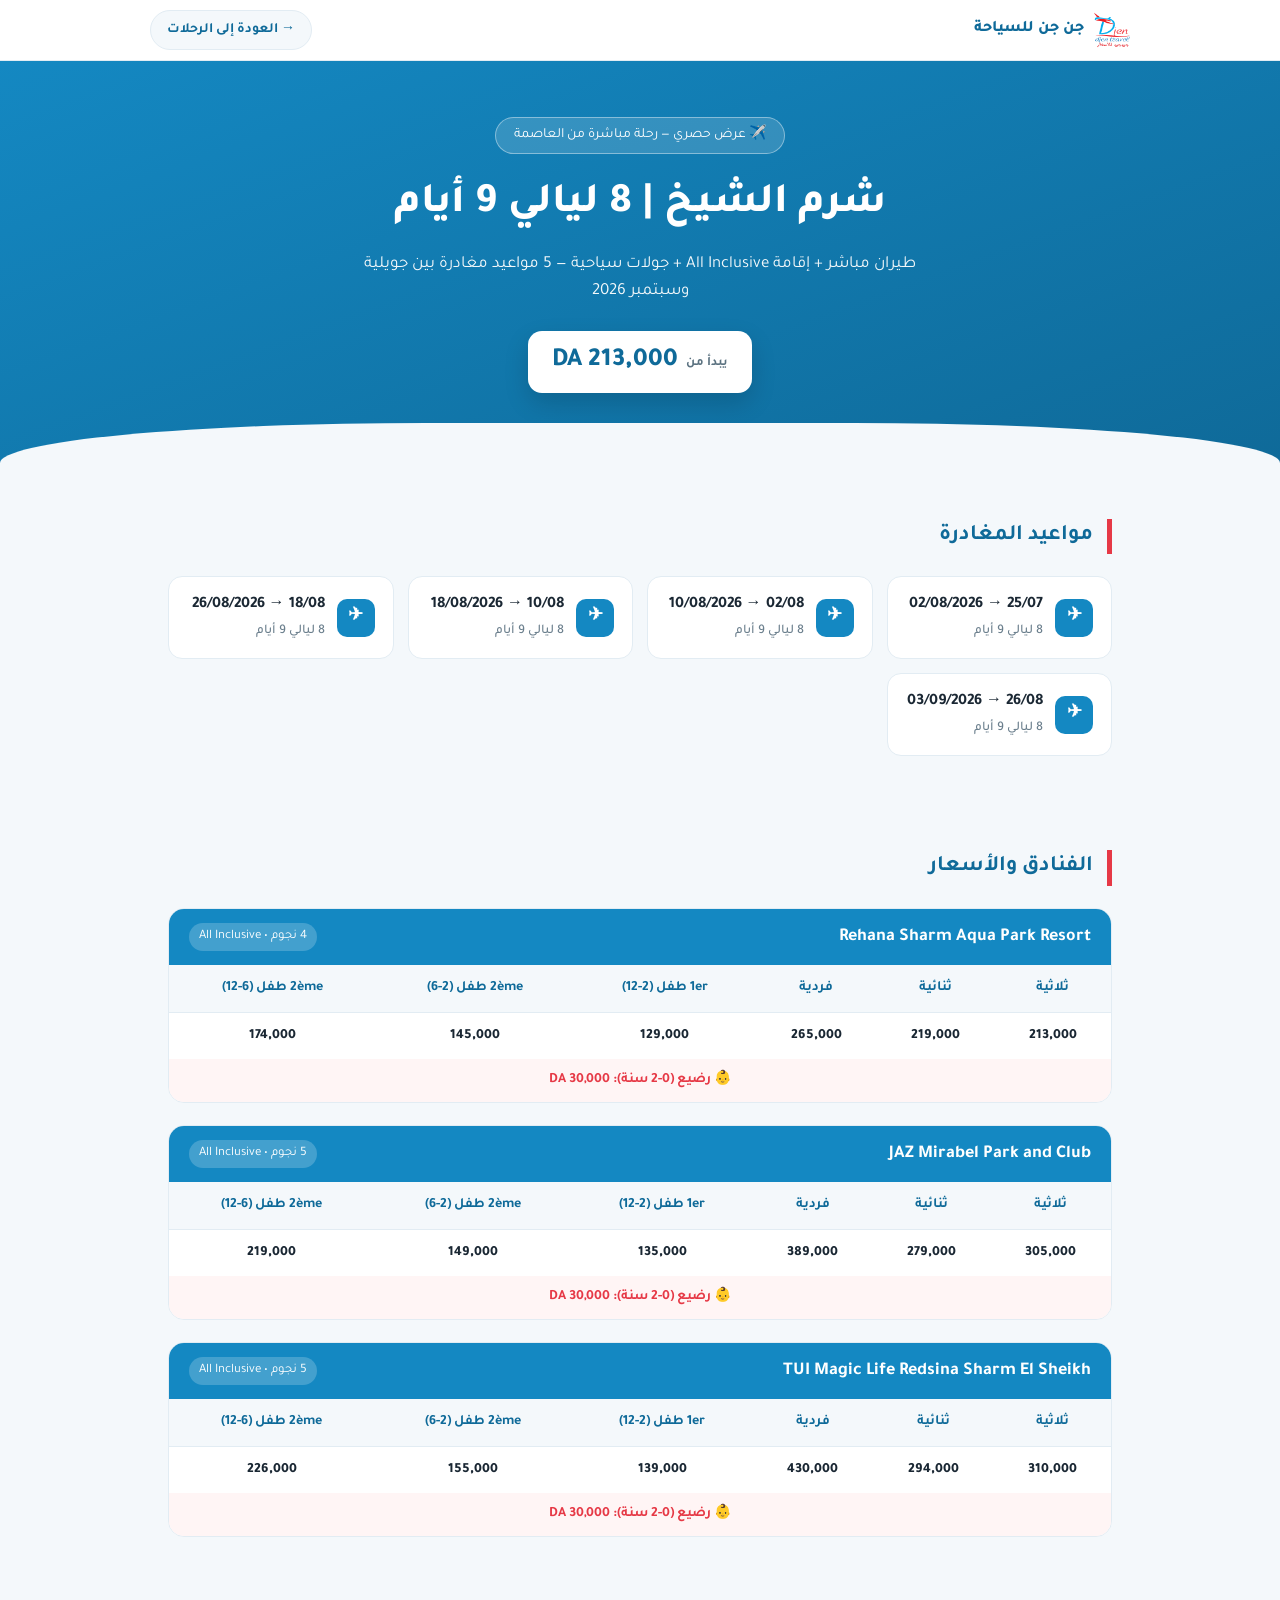
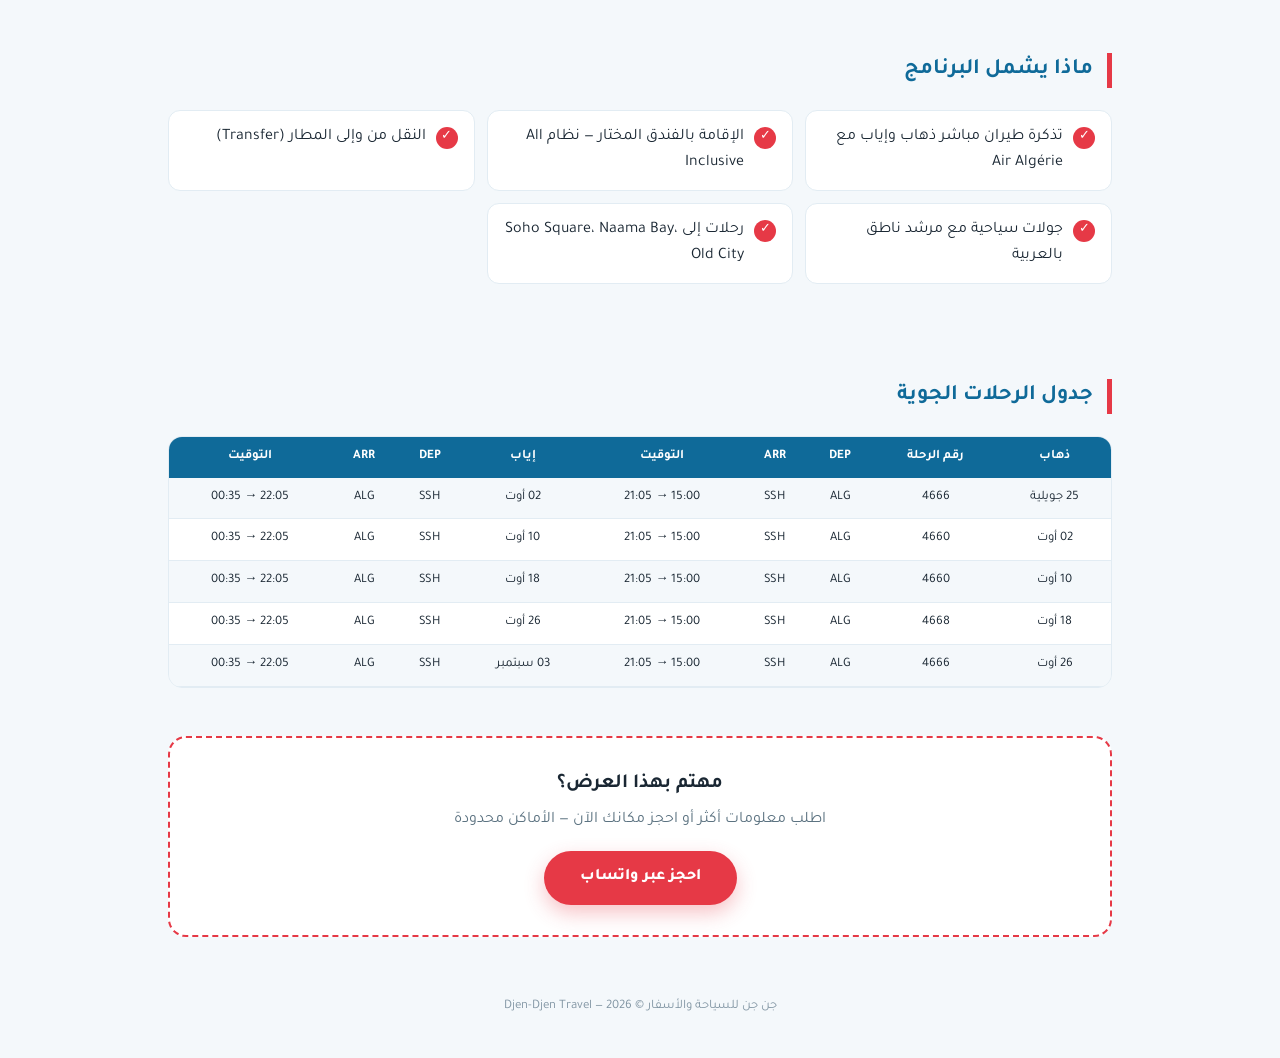
<file: sharm-el-sheikh.html>
<!DOCTYPE html>
<html lang="ar" dir="rtl">
<head>
<meta charset="UTF-8">
<meta name="viewport" content="width=device-width, initial-scale=1.0">
<title>عرض شرم الشيخ | جن جن للسياحة</title>
<meta name="description" content="عرض شرم الشيخ 8 ليالي 9 أيام مع جن جن للسياحة: طيران مباشر من قسنطينة، إقامة All Inclusive، 5 مواعيد مغادرة صيف 2026. يبدأ من 213,000 دج.">
<link rel="preconnect" href="https://fonts.googleapis.com">
<link rel="preconnect" href="https://fonts.gstatic.com" crossorigin>
<link href="https://fonts.googleapis.com/css2?family=Amiri:wght@400;700&family=Tajawal:wght@400;500;700;800&display=swap" rel="stylesheet">
<style>
  :root{
    --sky:#1488C2;
    --sky-dark:#0f6a99;
    --red:#E63946;
    --ink:#1a2733;
    --paper:#ffffff;
    --mist:#f4f8fb;
    --line:#e2ecf3;
  }
  *{box-sizing:border-box;}
  body{
    margin:0;
    font-family:'Tajawal','Segoe UI',sans-serif;
    background:var(--mist);
    color:var(--ink);
    line-height:1.6;
  }
  a{text-decoration:none;color:inherit;}

  /* TOP BAR — link back to the site */
  .topbar{
    background:#fff;
    border-bottom:1px solid var(--line);
    padding:10px 18px;
  }
  .topbar .bar-inner{
    max-width:980px;margin:0 auto;
    display:flex;align-items:center;justify-content:space-between;gap:12px;
  }
  .topbar .brand{display:flex;align-items:center;gap:10px;font-weight:800;color:var(--sky-dark);}
  .topbar .brand img{width:36px;height:36px;object-fit:contain;}
  .topbar .back{
    display:inline-flex;align-items:center;gap:6px;
    background:var(--mist);color:var(--sky-dark);
    padding:8px 16px;border-radius:24px;font-weight:700;font-size:14px;
    border:1px solid var(--line);
  }

  /* HERO */
  .hero{
    background:linear-gradient(160deg,var(--sky) 0%,var(--sky-dark) 100%);
    color:#fff;
    padding:56px 20px 70px;
    text-align:center;
    position:relative;
    overflow:hidden;
  }
  .hero::after{
    content:"";
    position:absolute;
    bottom:-40px;left:0;right:0;
    height:80px;
    background:var(--mist);
    border-radius:50% 50% 0 0/60px;
  }
  .hero .eyebrow{
    display:inline-block;
    background:rgba(255,255,255,.15);
    border:1px solid rgba(255,255,255,.4);
    padding:6px 18px;
    border-radius:30px;
    font-size:14px;
    margin-bottom:18px;
  }
  .hero h1{
    font-size:clamp(28px,5vw,42px);
    margin:0 0 12px;
    font-weight:800;
  }
  .hero p.sub{
    font-size:17px;
    opacity:.95;
    max-width:560px;
    margin:0 auto;
  }
  .hero .price-tag{
    display:inline-flex;
    align-items:baseline;
    gap:8px;
    background:#fff;
    color:var(--sky-dark);
    padding:10px 24px;
    border-radius:14px;
    margin-top:26px;
    font-weight:800;
    box-shadow:0 10px 25px rgba(0,0,0,.15);
  }
  .hero .price-tag span.small{font-size:13px;font-weight:600;color:#5b7280;}
  .hero .price-tag span.big{font-size:26px;}

  .wrap{max-width:980px;margin:0 auto;padding:0 18px;}

  /* SECTION TITLES */
  .section{padding:38px 0;}
  .section h2{
    font-size:22px;
    color:var(--sky-dark);
    border-right:5px solid var(--red);
    padding-right:14px;
    margin-bottom:22px;
  }

  /* DEPARTURES */
  .departures{
    display:grid;
    grid-template-columns:repeat(auto-fit,minmax(220px,1fr));
    gap:14px;
  }
  .dep-card{
    background:#fff;
    border:1px solid var(--line);
    border-radius:14px;
    padding:16px 18px;
    display:flex;
    align-items:center;
    gap:12px;
    font-weight:700;
    color:var(--ink);
  }
  .dep-card .icon{
    width:38px;height:38px;
    background:var(--sky);
    color:#fff;
    border-radius:10px;
    display:flex;align-items:center;justify-content:center;
    font-size:18px;
    flex-shrink:0;
  }
  .dep-card small{display:block;font-weight:500;color:#6b7f8d;margin-top:2px;}

  /* HOTEL CARDS */
  .hotel{
    background:#fff;
    border-radius:16px;
    border:1px solid var(--line);
    margin-bottom:22px;
    overflow:hidden;
  }
  .hotel-head{
    background:var(--sky);
    color:#fff;
    padding:14px 20px;
    display:flex;
    justify-content:space-between;
    align-items:center;
    flex-wrap:wrap;
    gap:8px;
  }
  .hotel-head h3{margin:0;font-size:18px;}
  .hotel-head .stars{font-size:13px;background:rgba(255,255,255,.2);padding:4px 10px;border-radius:20px;}

  table.price-table{
    width:100%;
    border-collapse:collapse;
    font-size:14px;
  }
  table.price-table th, table.price-table td{
    padding:12px 10px;
    text-align:center;
    border-bottom:1px solid var(--line);
  }
  table.price-table th{
    background:var(--mist);
    color:var(--sky-dark);
    font-weight:700;
  }
  table.price-table td.amount{font-weight:800;color:var(--ink);}
  table.price-table tr:last-child td{border-bottom:none;}
  .baby-row{
    background:#fff5f5;
    color:var(--red);
    font-weight:700;
    text-align:center;
    padding:10px;
    font-size:14px;
  }

  /* INCLUSIONS */
  .inclusions{
    list-style:none;
    margin:0;padding:0;
    display:grid;
    grid-template-columns:repeat(auto-fit,minmax(240px,1fr));
    gap:12px;
  }
  .inclusions li{
    background:#fff;
    border:1px solid var(--line);
    border-radius:12px;
    padding:14px 16px;
    display:flex;
    gap:10px;
    align-items:flex-start;
  }
  .inclusions li .chk{
    width:22px;height:22px;flex-shrink:0;
    background:var(--red);
    color:#fff;
    border-radius:50%;
    display:flex;align-items:center;justify-content:center;
    font-size:13px;
    margin-top:2px;
  }

  /* FLIGHTS */
  .flights-scroll{overflow-x:auto;border-radius:14px;border:1px solid var(--line);}
  table.flights{
    width:100%;
    border-collapse:collapse;
    font-size:13px;
    min-width:620px;
  }
  table.flights th{
    background:var(--sky-dark);
    color:#fff;
    padding:10px 8px;
  }
  table.flights td{
    padding:10px 8px;
    text-align:center;
    background:#fff;
    border-bottom:1px solid var(--line);
  }
  table.flights tr:nth-child(even) td{background:var(--mist);}

  /* CTA */
  .cta{
    background:#fff;
    border:2px dashed var(--red);
    border-radius:18px;
    padding:30px 20px;
    text-align:center;
    margin:10px 0 40px;
  }
  .cta h3{margin:0 0 8px;color:var(--ink);font-size:20px;}
  .cta p{margin:0 0 18px;color:#5b7280;}
  .cta-btn{
    display:inline-block;
    background:var(--red);
    color:#fff;
    font-weight:800;
    padding:14px 36px;
    border-radius:30px;
    font-size:16px;
    box-shadow:0 8px 20px rgba(230,57,70,.3);
  }

  footer.note{
    text-align:center;
    color:#8195a3;
    font-size:13px;
    padding:20px 0 40px;
  }

  @media(max-width:600px){
    table.price-table{font-size:12px;}
    table.price-table th, table.price-table td{padding:8px 5px;}
  }
</style>
</head>
<body>

  <div class="topbar">
    <div class="bar-inner">
      <a class="brand" href="index.html">
        <img src="logo.png" alt="Djen-Djen Travel">
        <span>جن جن للسياحة</span>
      </a>
      <a class="back" href="voyages.html">→ العودة إلى الرحلات</a>
    </div>
  </div>

  <div class="hero">
    <div class="eyebrow">✈️ عرض حصري — رحلة مباشرة من العاصمة</div>
    <h1>شرم الشيخ | 8 ليالي 9 أيام</h1>
    <p class="sub">طيران مباشر + إقامة All Inclusive + جولات سياحية — 5 مواعيد مغادرة بين جويلية وسبتمبر 2026</p>
    <div class="price-tag">
      <span class="small">يبدأ من</span>
      <span class="big">213,000 DA</span>
    </div>
  </div>

  <div class="wrap">

    <div class="section">
      <h2>مواعيد المغادرة</h2>
      <div class="departures">
        <div class="dep-card"><div class="icon">✈</div><div>25/07 → 02/08/2026<small>8 ليالي 9 أيام</small></div></div>
        <div class="dep-card"><div class="icon">✈</div><div>02/08 → 10/08/2026<small>8 ليالي 9 أيام</small></div></div>
        <div class="dep-card"><div class="icon">✈</div><div>10/08 → 18/08/2026<small>8 ليالي 9 أيام</small></div></div>
        <div class="dep-card"><div class="icon">✈</div><div>18/08 → 26/08/2026<small>8 ليالي 9 أيام</small></div></div>
        <div class="dep-card"><div class="icon">✈</div><div>26/08 → 03/09/2026<small>8 ليالي 9 أيام</small></div></div>
      </div>
    </div>

    <div class="section">
      <h2>الفنادق والأسعار</h2>

      <div class="hotel">
        <div class="hotel-head">
          <h3>Rehana Sharm Aqua Park Resort</h3>
          <span class="stars">4 نجوم • All Inclusive</span>
        </div>
        <table class="price-table">
          <tr><th>ثلاثية</th><th>ثنائية</th><th>فردية</th><th>1er طفل (2-12)</th><th>2ème طفل (2-6)</th><th>2ème طفل (6-12)</th></tr>
          <tr>
            <td class="amount">213,000</td>
            <td class="amount">219,000</td>
            <td class="amount">265,000</td>
            <td class="amount">129,000</td>
            <td class="amount">145,000</td>
            <td class="amount">174,000</td>
          </tr>
        </table>
        <div class="baby-row">👶 رضيع (0-2 سنة): 30,000 DA</div>
      </div>

      <div class="hotel">
        <div class="hotel-head">
          <h3>JAZ Mirabel Park and Club</h3>
          <span class="stars">5 نجوم • All Inclusive</span>
        </div>
        <table class="price-table">
          <tr><th>ثلاثية</th><th>ثنائية</th><th>فردية</th><th>1er طفل (2-12)</th><th>2ème طفل (2-6)</th><th>2ème طفل (6-12)</th></tr>
          <tr>
            <td class="amount">305,000</td>
            <td class="amount">279,000</td>
            <td class="amount">389,000</td>
            <td class="amount">135,000</td>
            <td class="amount">149,000</td>
            <td class="amount">219,000</td>
          </tr>
        </table>
        <div class="baby-row">👶 رضيع (0-2 سنة): 30,000 DA</div>
      </div>

      <div class="hotel">
        <div class="hotel-head">
          <h3>TUI Magic Life Redsina Sharm El Sheikh</h3>
          <span class="stars">5 نجوم • All Inclusive</span>
        </div>
        <table class="price-table">
          <tr><th>ثلاثية</th><th>ثنائية</th><th>فردية</th><th>1er طفل (2-12)</th><th>2ème طفل (2-6)</th><th>2ème طفل (6-12)</th></tr>
          <tr>
            <td class="amount">310,000</td>
            <td class="amount">294,000</td>
            <td class="amount">430,000</td>
            <td class="amount">139,000</td>
            <td class="amount">155,000</td>
            <td class="amount">226,000</td>
          </tr>
        </table>
        <div class="baby-row">👶 رضيع (0-2 سنة): 30,000 DA</div>
      </div>
    </div>

    <div class="section">
      <h2>ماذا يشمل البرنامج</h2>
      <ul class="inclusions">
        <li><span class="chk">✓</span>تذكرة طيران مباشر ذهاب وإياب مع Air Algérie</li>
        <li><span class="chk">✓</span>الإقامة بالفندق المختار — نظام All Inclusive</li>
        <li><span class="chk">✓</span>النقل من وإلى المطار (Transfer)</li>
        <li><span class="chk">✓</span>جولات سياحية مع مرشد ناطق بالعربية</li>
        <li><span class="chk">✓</span>رحلات إلى Soho Square، Naama Bay، Old City</li>
      </ul>
    </div>

    <div class="section">
      <h2>جدول الرحلات الجوية</h2>
      <div class="flights-scroll">
        <table class="flights">
          <tr>
            <th>ذهاب</th><th>رقم الرحلة</th><th>DEP</th><th>ARR</th><th>التوقيت</th>
            <th>إياب</th><th>DEP</th><th>ARR</th><th>التوقيت</th>
          </tr>
          <tr><td>25 جويلية</td><td>4666</td><td>ALG</td><td>SSH</td><td>15:00 → 21:05</td><td>02 أوت</td><td>SSH</td><td>ALG</td><td>22:05 → 00:35</td></tr>
          <tr><td>02 أوت</td><td>4660</td><td>ALG</td><td>SSH</td><td>15:00 → 21:05</td><td>10 أوت</td><td>SSH</td><td>ALG</td><td>22:05 → 00:35</td></tr>
          <tr><td>10 أوت</td><td>4660</td><td>ALG</td><td>SSH</td><td>15:00 → 21:05</td><td>18 أوت</td><td>SSH</td><td>ALG</td><td>22:05 → 00:35</td></tr>
          <tr><td>18 أوت</td><td>4668</td><td>ALG</td><td>SSH</td><td>15:00 → 21:05</td><td>26 أوت</td><td>SSH</td><td>ALG</td><td>22:05 → 00:35</td></tr>
          <tr><td>26 أوت</td><td>4666</td><td>ALG</td><td>SSH</td><td>15:00 → 21:05</td><td>03 سبتمبر</td><td>SSH</td><td>ALG</td><td>22:05 → 00:35</td></tr>
        </table>
      </div>
    </div>

    <div class="cta">
      <h3>مهتم بهذا العرض؟</h3>
      <p>اطلب معلومات أكثر أو احجز مكانك الآن — الأماكن محدودة</p>
      <a href="https://wa.me/213656281747" class="cta-btn">احجز عبر واتساب</a>
    </div>

    <footer class="note">جن جن للسياحة والأسفار © 2026 — Djen-Djen Travel</footer>
  </div>

</body>
</html>
</file>
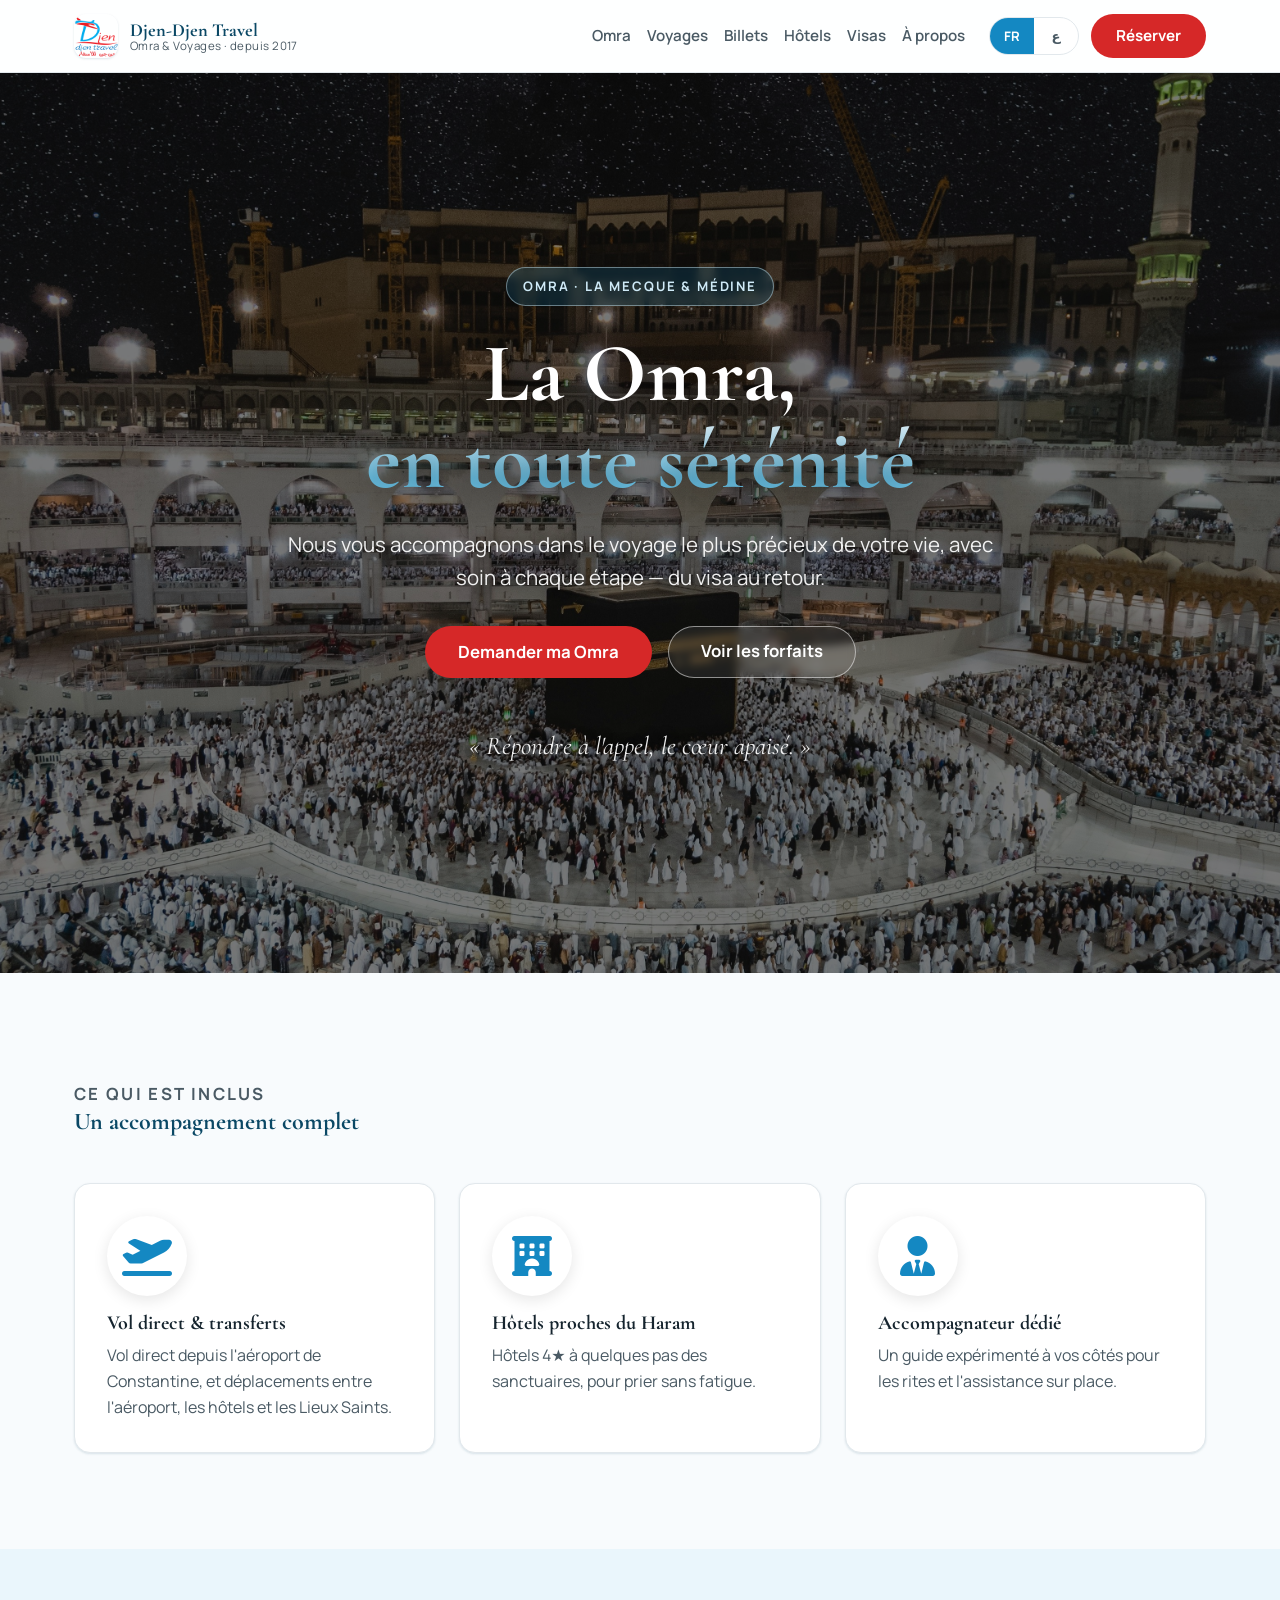
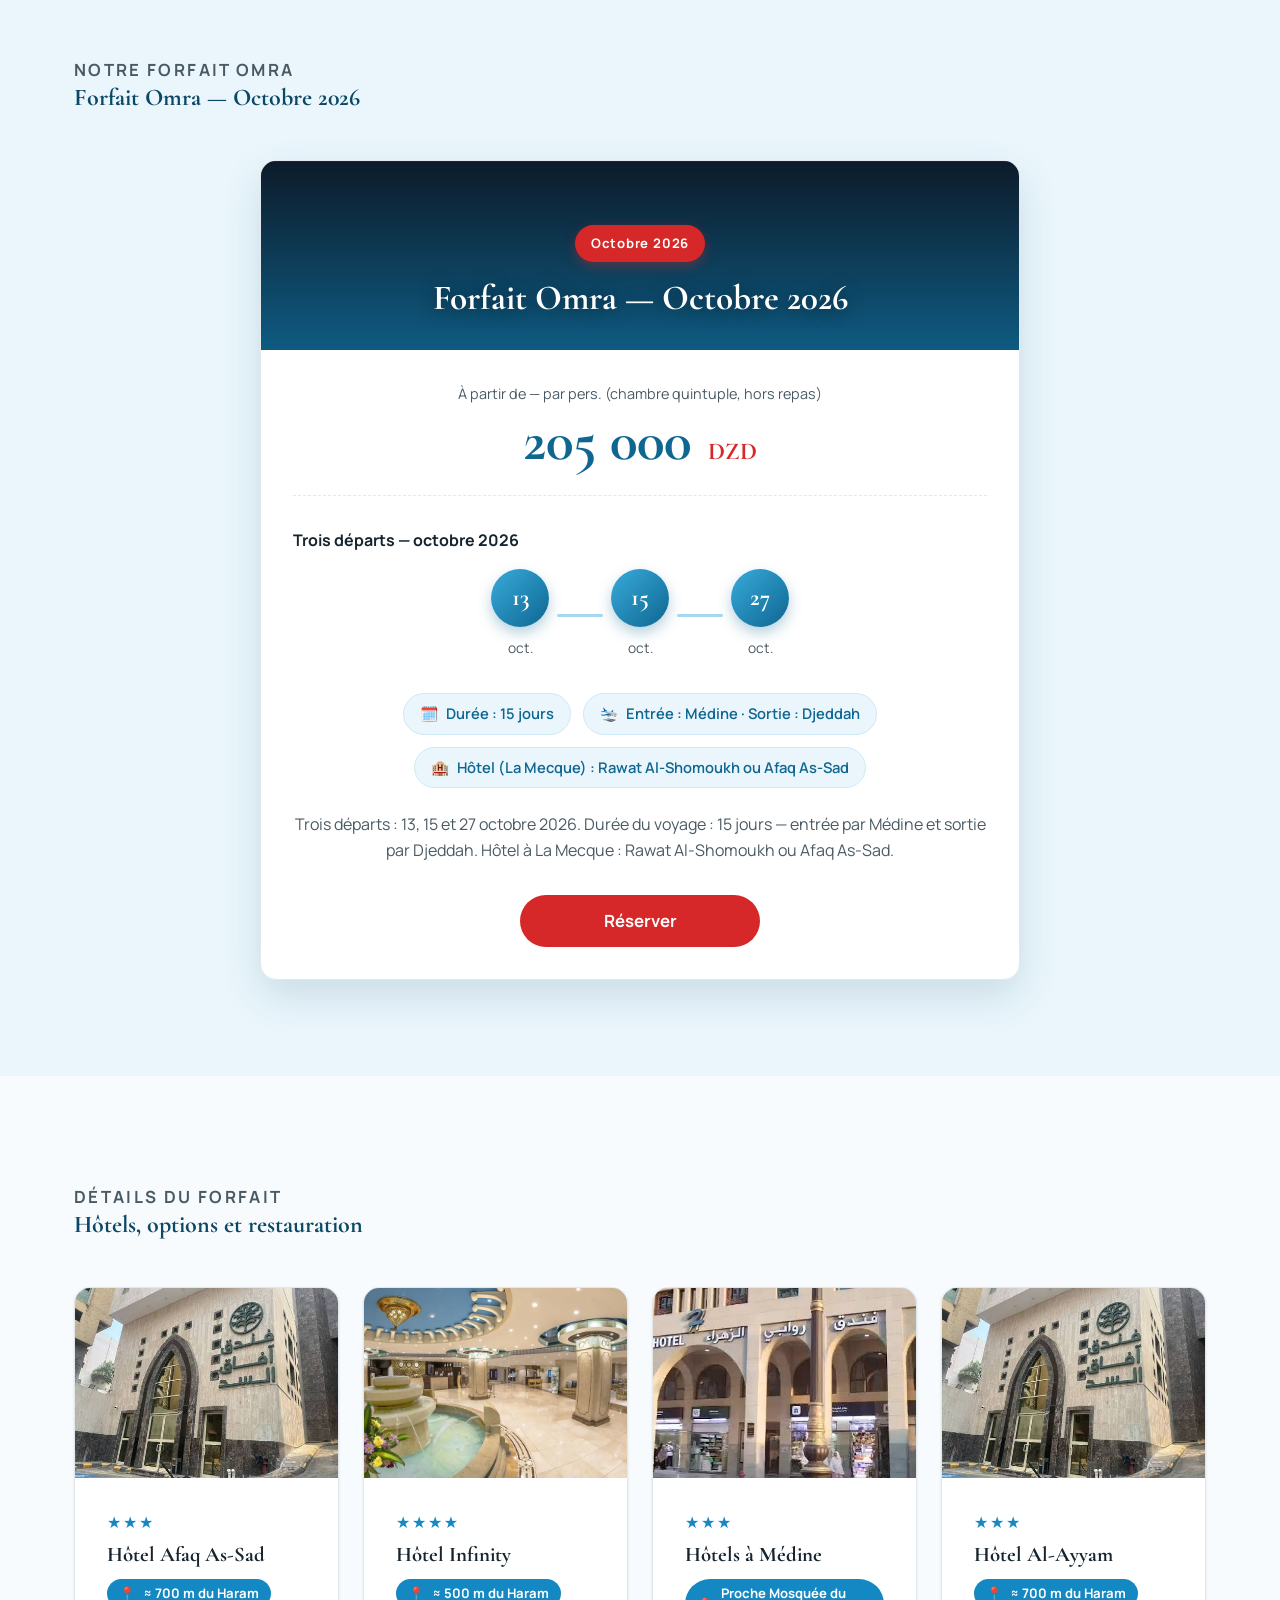
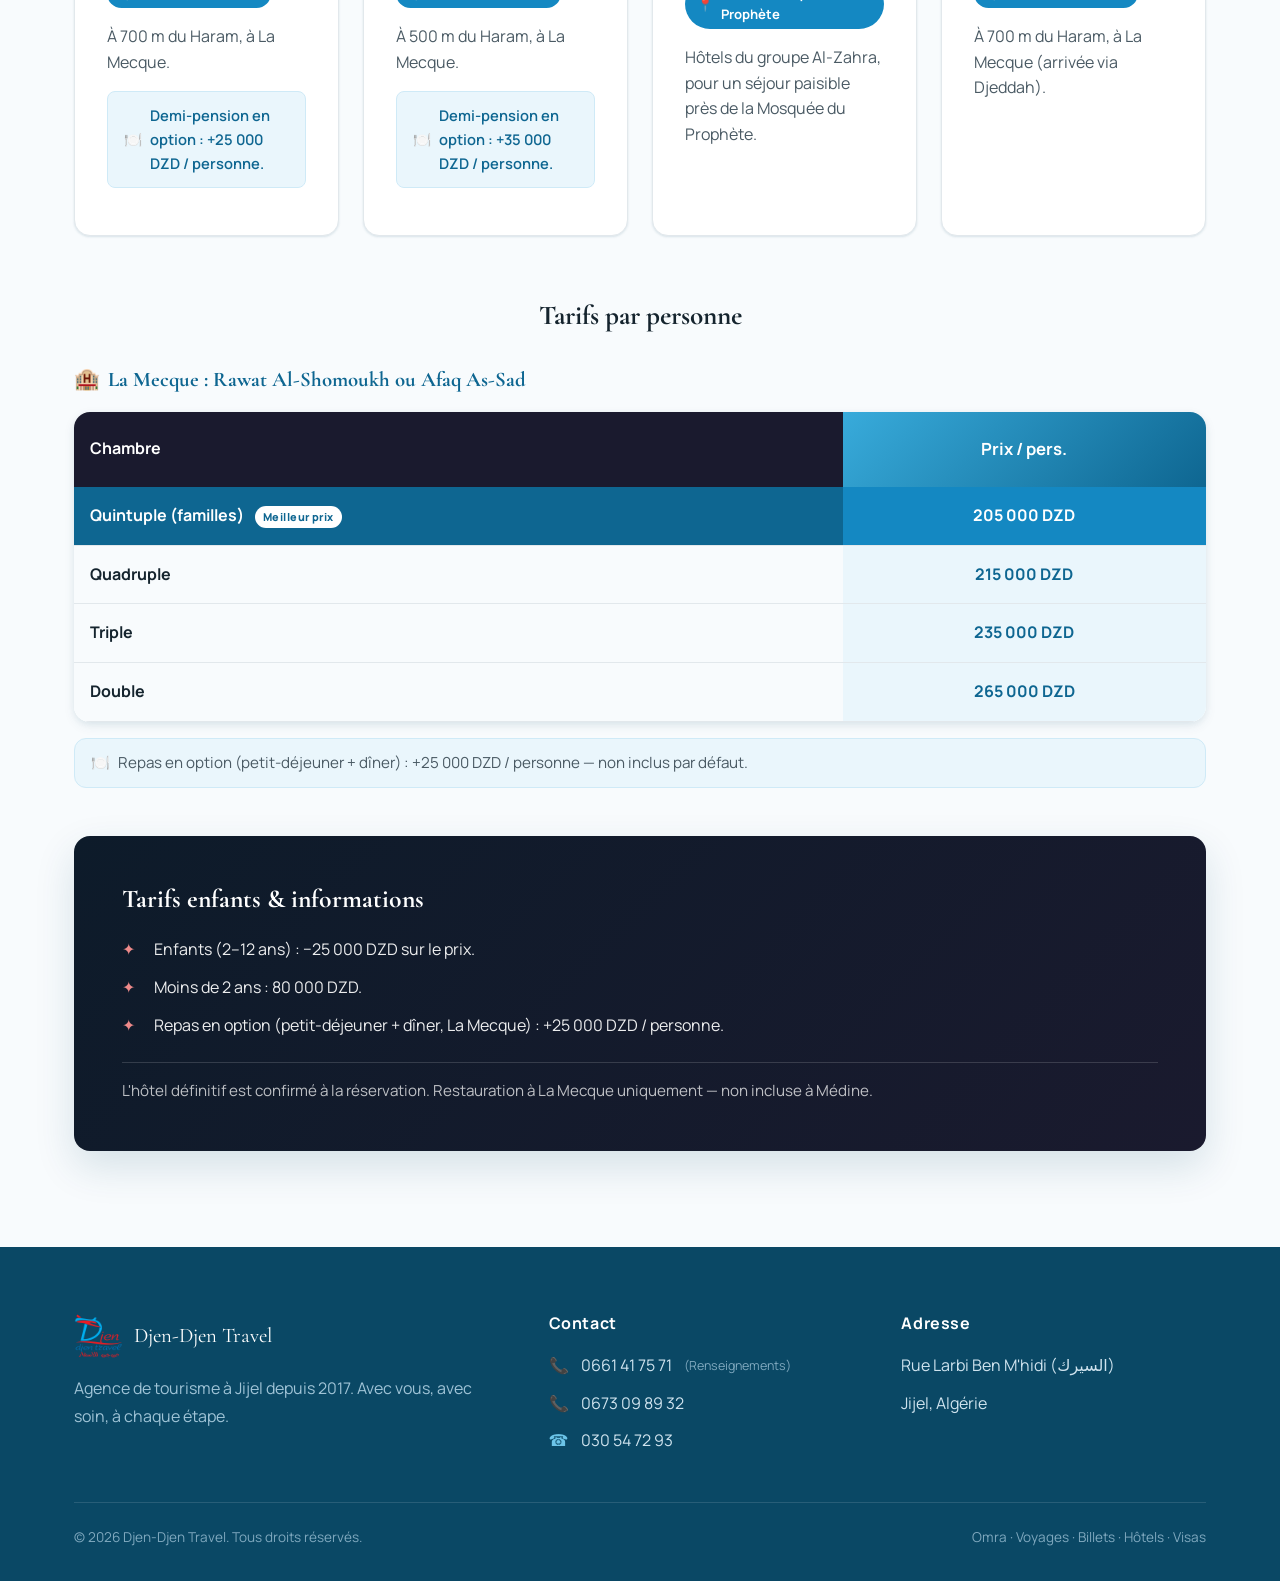
<file: umrah.html>
<!DOCTYPE html>
<html lang="fr" dir="ltr">
<head>
  <meta charset="UTF-8" />
  <meta name="viewport" content="width=device-width, initial-scale=1" />

  <title>Omra — Djen-Djen Travel | العمرة</title>
  <meta name="description" content="Forfaits Omra avec Djen-Djen Travel, Jijel : vols, hôtels proches du Haram et accompagnement attentionné. Réservez votre Omra via WhatsApp." />
  <meta name="description:ar" content="باقات العمرة مع وكالة جن جن للسياحة، جيجل: رحلات جوية، فنادق قريبة من الحرم، ومرافقة بعناية. احجز عمرتك عبر واتساب." />
  <meta name="theme-color" content="#1488C2" />
  <meta property="og:type" content="website" />
  <meta property="og:title" content="Omra — Djen-Djen Travel | العمرة" />
  <meta property="og:locale" content="fr_DZ" />
  <meta property="og:locale:alternate" content="ar_DZ" />

  <link rel="preconnect" href="https://fonts.googleapis.com" />
  <link rel="preconnect" href="https://fonts.gstatic.com" crossorigin />
  <link href="https://fonts.googleapis.com/css2?family=Cormorant+Garamond:wght@500;600;700&family=Manrope:wght@400;500;600;700;800&family=Amiri:wght@400;700&family=Tajawal:wght@400;500;700&display=swap" rel="stylesheet" />
  <link rel="stylesheet" href="https://cdnjs.cloudflare.com/ajax/libs/font-awesome/6.5.0/css/all.min.css" />
  <link rel="stylesheet" href="css/tokens.css" />
  <link rel="stylesheet" href="css/styles.css" />
  <link rel="stylesheet" href="css/umrah.css?v=6" />
</head>
<body>

  <!-- NAVBAR -->
  <header class="nav" id="nav">
    <div class="container nav__inner">
      <a class="nav__brand" href="index.html" aria-label="Djen-Djen Travel">
        <img class="nav__logo" src="logo.png" alt="Djen-Djen Travel" width="44" height="44" />
        <span class="nav__brand-text">
          <span class="nav__brand-name" data-fr="Djen-Djen Travel" data-ar="جن جن للسياحة">Djen-Djen Travel</span>
          <span class="nav__brand-sub" data-fr="Omra &amp; Voyages · depuis 2017" data-ar="عمرة ورحلات · منذ 2017">Omra &amp; Voyages · depuis 2017</span>
        </span>
      </a>
      <nav aria-label="Principale">
        <ul class="nav__links">
          <li><a href="umrah.html" data-fr="Omra" data-ar="العمرة">Omra</a></li>
          <li><a href="voyages.html" data-fr="Voyages" data-ar="الرحلات">Voyages</a></li>
          <li><a href="index.html#req=billets" data-booking data-subject-fr="Demande de billet" data-subject-ar="طلب تذكرة سفر" data-fr="Billets" data-ar="تذاكر السفر">Billets</a></li>
          <li><a href="index.html#req=hotels" data-booking data-subject-fr="Réservation d'hôtel" data-subject-ar="طلب حجز فندق" data-fr="Hôtels" data-ar="الفنادق">Hôtels</a></li>
          <li><a href="index.html#req=visas" data-fr="Visas" data-ar="التأشيرات">Visas</a></li>
          <li><a href="apropos.html" data-fr="À propos" data-ar="من نحن">À propos</a></li>
        </ul>
      </nav>
      <div class="nav__actions">
        <div class="lang-switch" role="group" aria-label="Language / اللغة">
          <button type="button" data-lang="fr" aria-pressed="true">FR</button>
          <button type="button" data-lang="ar" aria-pressed="false">ع</button>
        </div>
        <a class="btn btn--urgent btn--book" href="#" data-booking data-subject-fr="Réservation Omra" data-subject-ar="طلب حجز عمرة" data-fr="Réserver" data-ar="احجز الآن">Réserver</a>
        <button class="nav__toggle" id="navToggle" aria-label="Menu" aria-expanded="false"><span></span></button>
      </div>
    </div>
  </header>

  <main>
    <!-- HERO — cinematic -->
    <section class="omra-hero">
      <div class="omra-hero__bg" aria-hidden="true"></div>
      <div class="omra-hero__overlay" aria-hidden="true"></div>
      <div class="container omra-hero__inner">
        <p class="omra-hero__eyebrow" data-fr="Omra · La Mecque &amp; Médine" data-ar="العمرة · مكة والمدينة">Omra · La Mecque &amp; Médine</p>
        <h1 class="omra-hero__title">
          <span data-fr="La Omra," data-ar="العمرة،">La Omra,</span>
          <span class="omra-hero__accent" data-fr="en toute sérénité" data-ar="في طمأنينة">en toute sérénité</span>
        </h1>
        <p class="omra-hero__lede" data-fr="Nous vous accompagnons dans le voyage le plus précieux de votre vie, avec soin à chaque étape — du visa au retour." data-ar="نرافقكم في أنفس رحلة في حياتكم، بعناية في كل خطوة — من التأشيرة إلى العودة.">
          Nous vous accompagnons dans le voyage le plus précieux de votre vie, avec soin à chaque étape — du visa au retour.
        </p>
        <div class="omra-hero__cta">
          <a class="btn btn--urgent btn--lg" href="#request" data-booking data-subject-fr="Réservation Omra" data-subject-ar="طلب حجز عمرة" data-fr="Demander ma Omra" data-ar="اطلب عمرتك">Demander ma Omra</a>
          <a class="omra-btn-ghost" href="#packages" data-fr="Voir les forfaits" data-ar="شاهد الباقات">Voir les forfaits</a>
        </div>
        <p class="omra-hero__caption" data-fr="« Répondre à l'appel, le cœur apaisé. »" data-ar="«تلبية النداء، والقلب مطمئن.»">« Répondre à l'appel, le cœur apaisé. »</p>
      </div>
    </section>

    <!-- WHAT'S INCLUDED -->
    <section class="section">
      <div class="container">
        <div class="section-head">
          <p class="eyebrow" data-fr="Ce qui est inclus" data-ar="ما تتضمّنه الباقة">Ce qui est inclus</p>
          <h2 data-fr="Un accompagnement complet" data-ar="مرافقة كاملة">Un accompagnement complet</h2>
        </div>
        <div class="omra-features">
          <article class="omra-feature">
            <div class="omra-feature__icon" aria-hidden="true"><i class="fas fa-plane-departure"></i></div>
            <h3 data-fr="Vol direct &amp; transferts" data-ar="رحلة مباشرة وتنقّلات">Vol direct &amp; transferts</h3>
            <p data-fr="Vol direct depuis l'aéroport de Constantine, et déplacements entre l'aéroport, les hôtels et les Lieux Saints." data-ar="رحلة مباشرة من مطار قسنطينة، والتنقّلات بين المطار والفنادق والحرمين الشريفين.">Vol direct depuis l'aéroport de Constantine, et déplacements entre l'aéroport, les hôtels et les Lieux Saints.</p>
          </article>
          <article class="omra-feature">
            <div class="omra-feature__icon" aria-hidden="true"><i class="fas fa-hotel"></i></div>
            <h3 data-fr="Hôtels proches du Haram" data-ar="فنادق قريبة من الحرم">Hôtels proches du Haram</h3>
            <p data-fr="Hôtels 4★ à quelques pas des sanctuaires, pour prier sans fatigue." data-ar="فنادق 4★ على بُعد خطوات من الحرمين، لأداء الصلاة بلا عناء.">Hôtels 4★ à quelques pas des sanctuaires, pour prier sans fatigue.</p>
          </article>
          <article class="omra-feature">
            <div class="omra-feature__icon" aria-hidden="true"><i class="fas fa-user-tie"></i></div>
            <h3 data-fr="Accompagnateur dédié" data-ar="مرافق مختصّ">Accompagnateur dédié</h3>
            <p data-fr="Un guide expérimenté à vos côtés pour les rites et l'assistance sur place." data-ar="مرشد ذو خبرة بجانبكم لأداء المناسك والمساعدة في عين المكان.">Un guide expérimenté à vos côtés pour les rites et l'assistance sur place.</p>
          </article>
        </div>
      </div>
    </section>

    <!-- PACKAGES — premium card -->
    <section class="section" id="packages" style="background: var(--bg-tint);">
      <div class="container">
        <div class="section-head">
          <p class="eyebrow" data-fr="Notre forfait Omra" data-ar="باقة العمرة">Notre forfait Omra</p>
          <h2 data-fr="Forfait Omra — Octobre 2026" data-ar="باقة العمرة — أكتوبر 2026">Forfait Omra — Octobre 2026</h2>
        </div>

        <article class="omra-pkg">
          <div class="omra-pkg__header">
            <span class="omra-pkg__badge" data-fr="Octobre 2026" data-ar="أكتوبر 2026">Octobre 2026</span>
            <h3 class="omra-pkg__title" data-fr="Forfait Omra — Octobre 2026" data-ar="باقة العمرة — أكتوبر 2026">Forfait Omra — Octobre 2026</h3>
          </div>
          <div class="omra-pkg__body">
            <div class="omra-pkg__price">
              <small data-fr="À partir de — par pers. (chambre quintuple, hors repas)" data-ar="يبدأ من — للشخص (غرفة خماسية، ما عدا الوجبات)">À partir de — par pers. (chambre quintuple, hors repas)</small>
              <div class="omra-pkg__amount"><bdi>205 000</bdi> <span class="cur">DZD</span></div>
            </div>

            <p class="omra-tl-label" data-fr="Trois départs — octobre 2026" data-ar="ثلاثة انطلاقات — أكتوبر 2026">Trois départs — octobre 2026</p>
            <div class="omra-timeline">
              <div class="omra-tl-node"><div class="omra-tl-dot"><bdi>13</bdi></div><span data-fr="oct." data-ar="أكتوبر">oct.</span></div>
              <div class="omra-tl-line"></div>
              <div class="omra-tl-node"><div class="omra-tl-dot"><bdi>15</bdi></div><span data-fr="oct." data-ar="أكتوبر">oct.</span></div>
              <div class="omra-tl-line"></div>
              <div class="omra-tl-node"><div class="omra-tl-dot"><bdi>27</bdi></div><span data-fr="oct." data-ar="أكتوبر">oct.</span></div>
            </div>

            <div class="omra-pkg__chips">
              <span class="omra-chip"><span aria-hidden="true">🗓️</span> <span data-fr="Durée : 15 jours" data-ar="المدة: 15 يوم">Durée : 15 jours</span></span>
              <span class="omra-chip"><span aria-hidden="true">🛬</span> <span data-fr="Entrée : Médine · Sortie : Djeddah" data-ar="الدخول: المدينة · الخروج: جدة">Entrée : Médine · Sortie : Djeddah</span></span>
              <span class="omra-chip"><span aria-hidden="true">🏨</span> <span data-fr="Hôtel (La Mecque) : Rawat Al-Shomoukh ou Afaq As-Sad" data-ar="الفندق بمكة: روعة الشموخ أو آفاق السد">Hôtel (La Mecque) : Rawat Al-Shomoukh ou Afaq As-Sad</span></span>
            </div>

            <p class="omra-pkg__desc" data-fr="Trois départs : 13, 15 et 27 octobre 2026. Durée du voyage : 15 jours — entrée par Médine et sortie par Djeddah. Hôtel à La Mecque : Rawat Al-Shomoukh ou Afaq As-Sad." data-ar="ثلاث انطلاقات: 13، 15 و27 أكتوبر 2026. مدة الرحلة 15 يوم — الدخول من المدينة المنورة والخروج من جدة. الفندق بمكة: روعة الشموخ أو آفاق السد.">Trois départs : 13, 15 et 27 octobre 2026. Durée du voyage : 15 jours — entrée par Médine et sortie par Djeddah. Hôtel à La Mecque : Rawat Al-Shomoukh ou Afaq As-Sad.</p>

            <div class="omra-pkg__cta">
              <a class="btn btn--urgent btn--lg" href="#request" data-booking data-subject-fr="Réservation Omra" data-subject-ar="طلب حجز عمرة" data-fr="Réserver" data-ar="احجز">Réserver</a>
            </div>
          </div>
        </article>
      </div>
    </section>

    <!-- PACKAGE DETAILS -->
    <section class="section">
      <div class="container">
        <div class="section-head">
          <p class="eyebrow" data-fr="Détails du forfait" data-ar="تفاصيل الباقة">Détails du forfait</p>
          <h2 data-fr="Hôtels, options et restauration" data-ar="الفنادق والخيارات والإطعام">Hôtels, options et restauration</h2>
        </div>

        <div class="omra-hotels">
          <article class="omra-hotel">
            <div class="omra-hotel__media"><img src="images/hotel-afaq.jpg" alt="" loading="lazy" /></div>
            <div class="omra-hotel__body">
              <div class="omra-hotel__stars" aria-hidden="true">★★★</div>
              <h3 data-fr="Hôtel Afaq As-Sad" data-ar="فندق آفاق السد">Hôtel Afaq As-Sad</h3>
              <span class="omra-hotel__badge"><span aria-hidden="true">📍</span> <span data-fr="≈ 700 m du Haram" data-ar="≈ 700 م من الحرم">≈ 700 m du Haram</span></span>
              <p class="omra-hotel__desc" data-fr="À 700 m du Haram, à La Mecque." data-ar="على بُعد 700 م من الحرم، بمكة المكرمة.">À 700 m du Haram, à La Mecque.</p>
              <p class="omra-hotel__catering"><span aria-hidden="true">🍽️</span> <span data-fr="Demi-pension en option : +25 000 DZD / personne." data-ar="نصف إعاشة اختيارية: +25,000 دج للشخص.">Demi-pension en option : +25 000 DZD / personne.</span></p>
            </div>
          </article>

          <article class="omra-hotel">
            <div class="omra-hotel__media"><img src="images/hotel-infiniti.webp" alt="" loading="lazy" /></div>
            <div class="omra-hotel__body">
              <div class="omra-hotel__stars" aria-hidden="true">★★★★</div>
              <h3 data-fr="Hôtel Infinity" data-ar="فندق إنفينيتي">Hôtel Infinity</h3>
              <span class="omra-hotel__badge"><span aria-hidden="true">📍</span> <span data-fr="≈ 500 m du Haram" data-ar="≈ 500 م من الحرم">≈ 500 m du Haram</span></span>
              <p class="omra-hotel__desc" data-fr="À 500 m du Haram, à La Mecque." data-ar="على بُعد 500 م من الحرم، بمكة المكرمة.">À 500 m du Haram, à La Mecque.</p>
              <p class="omra-hotel__catering"><span aria-hidden="true">🍽️</span> <span data-fr="Demi-pension en option : +35 000 DZD / personne." data-ar="نصف إعاشة اختيارية: +35,000 دج للشخص.">Demi-pension en option : +35 000 DZD / personne.</span></p>
            </div>
          </article>

          <article class="omra-hotel">
            <div class="omra-hotel__media"><img src="images/hotel-madinah.jpg" alt="" loading="lazy" /></div>
            <div class="omra-hotel__body">
              <div class="omra-hotel__stars" aria-hidden="true">★★★</div>
              <h3 data-fr="Hôtels à Médine" data-ar="فنادق المدينة المنورة">Hôtels à Médine</h3>
              <span class="omra-hotel__badge"><span aria-hidden="true">📍</span> <span data-fr="Proche Mosquée du Prophète" data-ar="قرب المسجد النبوي">Proche Mosquée du Prophète</span></span>
              <p class="omra-hotel__desc" data-fr="Hôtels du groupe Al-Zahra, pour un séjour paisible près de la Mosquée du Prophète." data-ar="فنادق مجموعة الزهراء، لإقامة هادئة قرب المسجد النبوي الشريف.">Hôtels du groupe Al-Zahra, pour un séjour paisible près de la Mosquée du Prophète.</p>
            </div>
          </article>

          <article class="omra-hotel">
            <div class="omra-hotel__media"><img src="images/hotel-afaq.jpg" alt="" loading="lazy" /></div>
            <div class="omra-hotel__body">
              <div class="omra-hotel__stars" aria-hidden="true">★★★</div>
              <h3 data-fr="Hôtel Al-Ayyam" data-ar="فندق الأيام">Hôtel Al-Ayyam</h3>
              <span class="omra-hotel__badge"><span aria-hidden="true">📍</span> <span data-fr="≈ 700 m du Haram" data-ar="≈ 700 م من الحرم">≈ 700 m du Haram</span></span>
              <p class="omra-hotel__desc" data-fr="À 700 m du Haram, à La Mecque (arrivée via Djeddah)." data-ar="على بُعد 700 م من الحرم، بمكة المكرمة (الوصول عبر جدة).">À 700 m du Haram, à La Mecque (arrivée via Djeddah).</p>
            </div>
          </article>
        </div>

        <h3 class="omra-subhead" data-fr="Tarifs par personne" data-ar="الأسعار للشخص">Tarifs par personne</h3>

        <!-- ===== October 2026 pricing =====
             Same price for all three departures (13, 15, 27 oct), so a single
             simple table — no per-date tabs. Hotel in Mecca is a choice
             between Rawat Al-Shomoukh and Afaq As-Sad (same price). -->
        <div class="omra-fares">
          <p class="omra-fare-hotel"><span aria-hidden="true">🏨</span> <span data-fr="La Mecque : Rawat Al-Shomoukh ou Afaq As-Sad" data-ar="مكة: روعة الشموخ أو آفاق السد">La Mecque : Rawat Al-Shomoukh ou Afaq As-Sad</span></p>
          <div class="omra-compare-wrap"><table class="omra-compare omra-fare-table">
            <thead><tr><th class="col-room" data-fr="Chambre" data-ar="الغرفة">Chambre</th><th class="col-price" data-fr="Prix / pers." data-ar="السعر / للشخص">Prix / pers.</th></tr></thead>
            <tbody>
              <tr class="is-best"><td class="cell-room"><span data-fr="Quintuple (familles)" data-ar="خماسية (للعائلات)">Quintuple (familles)</span> <span class="omra-best-tag" data-fr="Meilleur prix" data-ar="أفضل سعر">Meilleur prix</span></td><td class="cell-price"><bdi>205 000</bdi> <span class="cur">DZD</span></td></tr>
              <tr><td class="cell-room" data-fr="Quadruple" data-ar="رباعية">Quadruple</td><td class="cell-price"><bdi>215 000</bdi> <span class="cur">DZD</span></td></tr>
              <tr><td class="cell-room" data-fr="Triple" data-ar="ثلاثية">Triple</td><td class="cell-price"><bdi>235 000</bdi> <span class="cur">DZD</span></td></tr>
              <tr><td class="cell-room" data-fr="Double" data-ar="ثنائية">Double</td><td class="cell-price"><bdi>265 000</bdi> <span class="cur">DZD</span></td></tr>
            </tbody>
          </table></div>
          <p class="omra-fare-note"><span aria-hidden="true">🍽️</span> <span data-fr="Repas en option (petit-déjeuner + dîner) : +25 000 DZD / personne — non inclus par défaut." data-ar="الإطعام اختياري (فطور + عشاء): +25,000 دج للشخص — غير مشمول في السعر.">Repas en option (petit-déjeuner + dîner) : +25 000 DZD / personne — non inclus par défaut.</span></p>
        </div>

        <div class="omra-info">
          <h3 data-fr="Tarifs enfants &amp; informations" data-ar="أسعار الأطفال ومعلومات">Tarifs enfants &amp; informations</h3>
          <ul class="omra-info__list">
            <li data-fr="Enfants (2–12 ans) : −25 000 DZD sur le prix." data-ar="الأطفال (2–12 سنة): -25,000 دج من السعر.">Enfants (2–12 ans) : −25 000 DZD sur le prix.</li>
            <li data-fr="Moins de 2 ans : 80 000 DZD." data-ar="أقل من سنتين: 80,000 دج.">Moins de 2 ans : 80 000 DZD.</li>
            <li data-fr="Repas en option (petit-déjeuner + dîner, La Mecque) : +25 000 DZD / personne." data-ar="الإطعام اختياري (فطور + عشاء، مكة): +25,000 دج للشخص.">Repas en option (petit-déjeuner + dîner, La Mecque) : +25 000 DZD / personne.</li>
          </ul>
          <p class="omra-info__note" data-fr="L'hôtel définitif est confirmé à la réservation. Restauration à La Mecque uniquement — non incluse à Médine." data-ar="يُؤكَّد الفندق النهائي عند الحجز. الإطعام في مكة فقط — لا يشمل المدينة المنورة.">L'hôtel définitif est confirmé à la réservation. Restauration à La Mecque uniquement — non incluse à Médine.</p>
        </div>
      </div>
    </section>

  </main>

  <!-- FOOTER -->
  <footer class="footer">
    <div class="container">
      <div class="footer__grid">
        <div>
          <div class="footer__brand">
            <img class="footer__logo" src="logo.png" alt="Djen-Djen Travel" width="48" height="48" />
            <span class="footer__name" data-fr="Djen-Djen Travel" data-ar="جن جن للسياحة والأسفار">Djen-Djen Travel</span>
          </div>
          <p data-fr="Agence de tourisme à Jijel depuis 2017. Avec vous, avec soin, à chaque étape." data-ar="وكالة سياحة بجيجل منذ 2017. معك، وبعناية، في كل خطوة.">Agence de tourisme à Jijel depuis 2017. Avec vous, avec soin, à chaque étape.</p>
        </div>
        <div>
          <h4 data-fr="Contact" data-ar="اتصل بنا">Contact</h4>
          <ul class="footer__contact">
            <li><span class="ico">📞</span> <a href="tel:+213661417571"><bdi>0661 41 75 71</bdi></a> <span class="footer__tag" data-fr="(Renseignements)" data-ar="(للاستفسار)">(للاستفسار)</span></li>
            <li><span class="ico">📞</span> <a href="tel:+213673098932"><bdi>0673 09 89 32</bdi></a></li>
            <li><span class="ico">☎️</span> <a href="tel:+213030547293"><bdi>030 54 72 93</bdi></a></li>
          </ul>
        </div>
        <div>
          <h4 data-fr="Adresse" data-ar="العنوان">Adresse</h4>
          <ul>
            <li data-fr="Rue Larbi Ben M'hidi (السيرك)" data-ar="شارع العربي بن مهيدي (السيرك)">Rue Larbi Ben M'hidi (السيرك)</li>
            <li data-fr="Jijel, Algérie" data-ar="جيجل، الجزائر">Jijel, Algérie</li>
          </ul>
        </div>
      </div>
      <div class="footer__bottom">
        <span data-fr="© 2026 Djen-Djen Travel. Tous droits réservés." data-ar="© 2026 جن جن للسياحة والأسفار. جميع الحقوق محفوظة.">© 2026 Djen-Djen Travel. Tous droits réservés.</span>
        <span data-fr="Omra · Voyages · Billets · Hôtels · Visas" data-ar="عمرة · رحلات · تذاكر · فنادق · تأشيرات">Omra · Voyages · Billets · Hôtels · Visas</span>
      </div>
    </div>
  </footer>

  <!-- Uploadcare file uploader -->
  <script>UPLOADCARE_PUBLIC_KEY = "7f2d6ea226a5ab97ef6e";</script>
  <script src="https://ucarecdn.com/libs/widget/3.x/uploadcare.full.min.js" charset="utf-8"></script>
  <script src="js/main.js"></script>
  <script src="js/booking.js?v=5"></script>
</body>
</html>
</file>
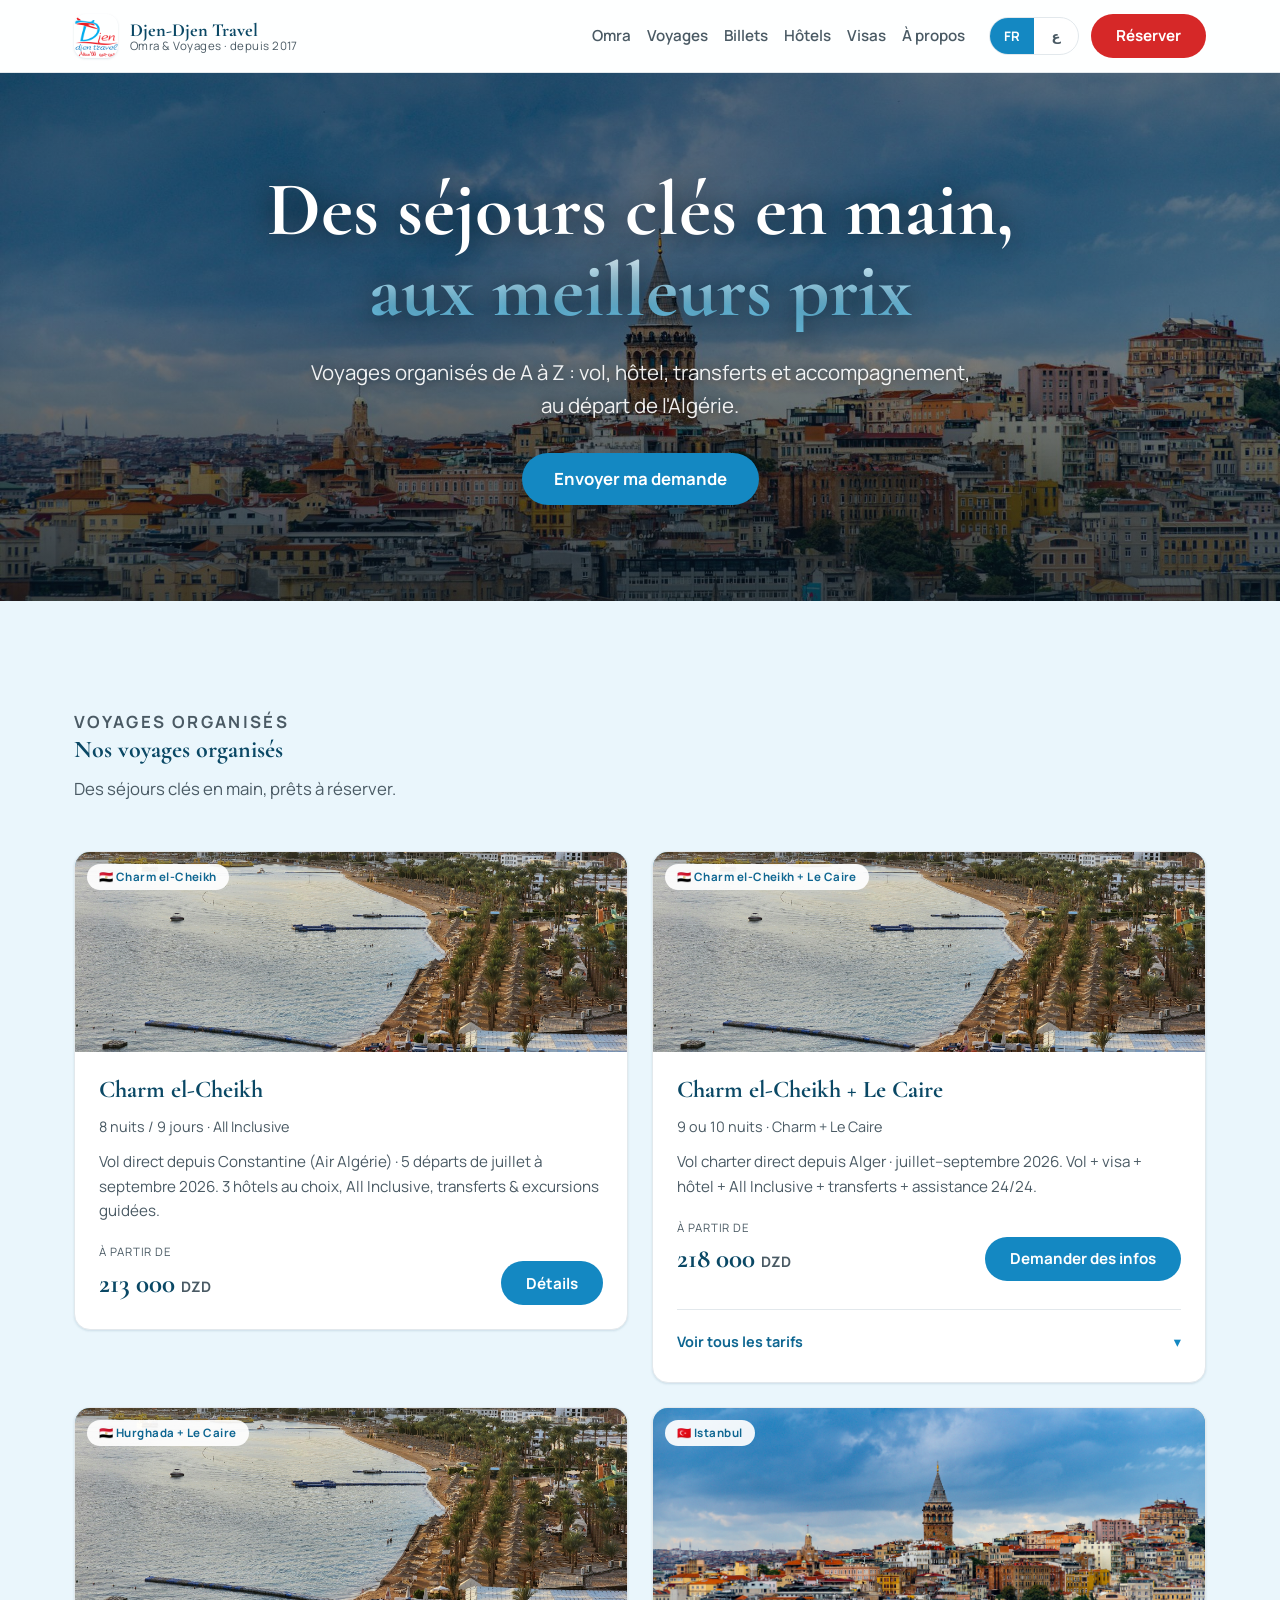
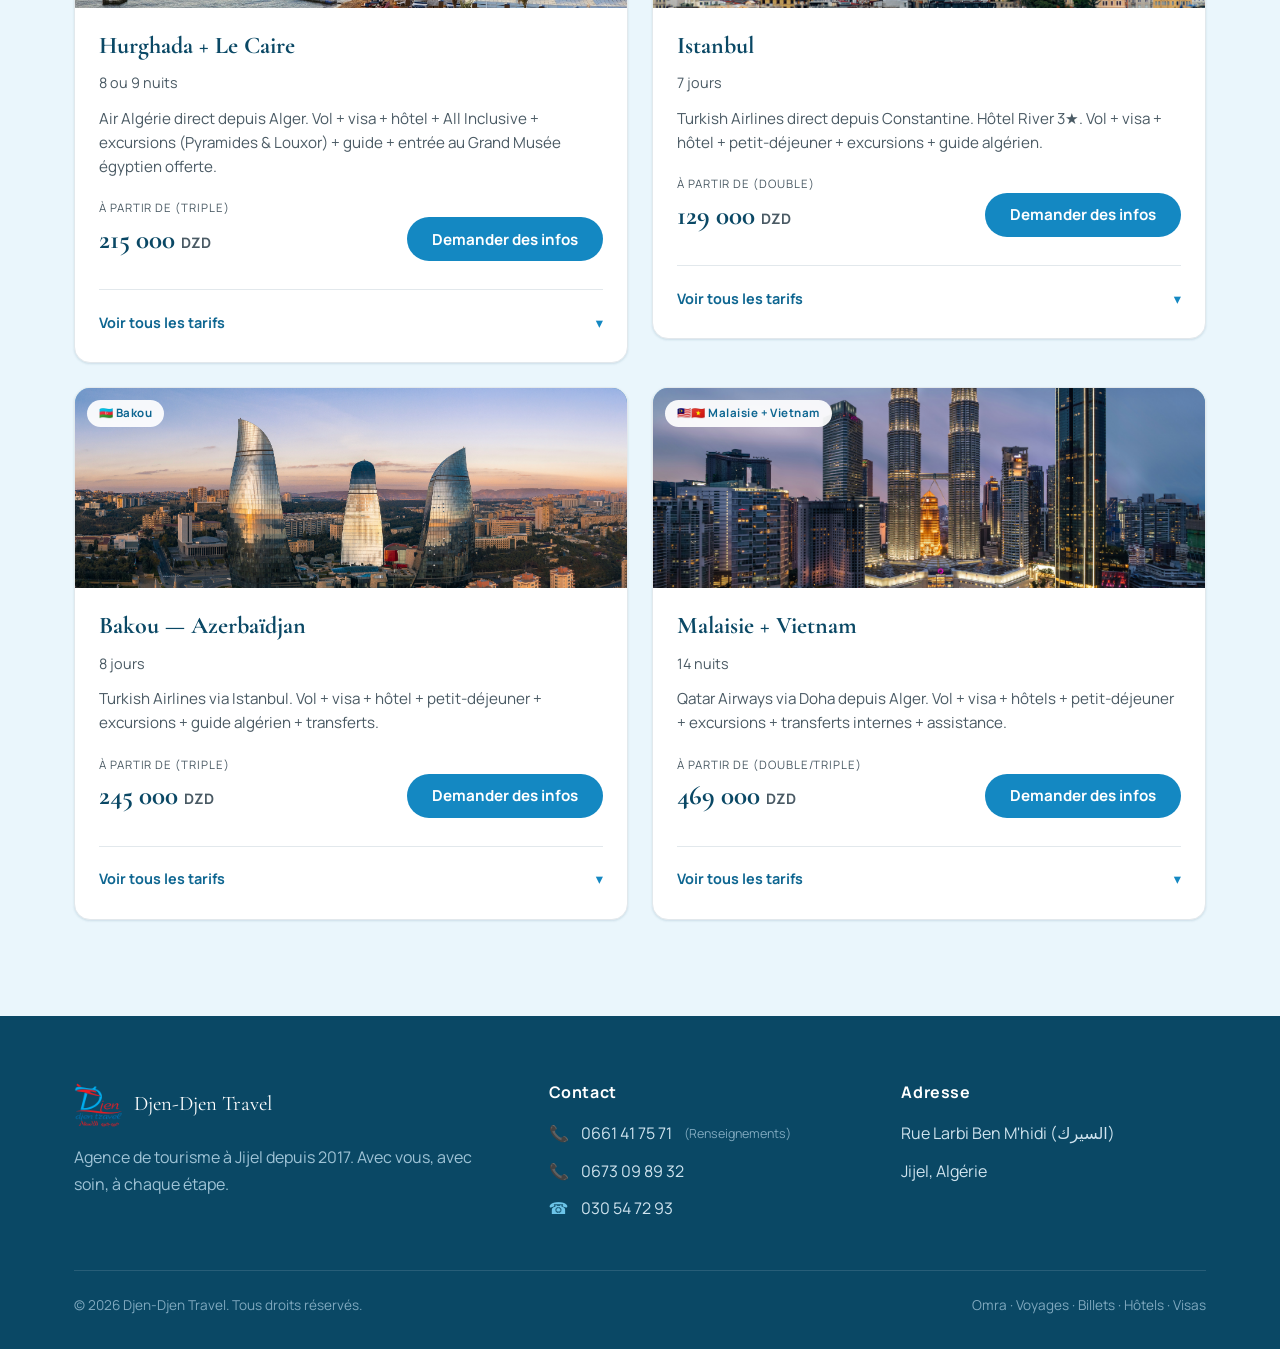
<file: voyages.html>
<!DOCTYPE html>
<html lang="fr" dir="ltr">
<head>
  <meta charset="UTF-8" />
  <meta name="viewport" content="width=device-width, initial-scale=1" />

  <title>Voyages, billets, hôtels &amp; visas — Djen-Djen Travel | الرحلات</title>
  <meta name="description" content="Voyages organisés, billets d'avion, réservation d'hôtels et demandes de visa avec Djen-Djen Travel à Jijel. Envoyez votre demande sur WhatsApp." />
  <meta name="description:ar" content="رحلات منظّمة، تذاكر طيران، حجز فنادق وطلبات تأشيرة مع وكالة جن جن للسياحة بجيجل. ابعث طلبك على واتساب." />
  <meta name="theme-color" content="#1488C2" />
  <meta property="og:type" content="website" />
  <meta property="og:title" content="Voyages — Djen-Djen Travel | الرحلات" />
  <meta property="og:locale" content="fr_DZ" />
  <meta property="og:locale:alternate" content="ar_DZ" />

  <link rel="preconnect" href="https://fonts.googleapis.com" />
  <link rel="preconnect" href="https://fonts.gstatic.com" crossorigin />
  <link href="https://fonts.googleapis.com/css2?family=Cormorant+Garamond:wght@500;600;700&family=Manrope:wght@400;500;600;700;800&family=Amiri:wght@400;700&family=Tajawal:wght@400;500;700&display=swap" rel="stylesheet" />
  <link rel="stylesheet" href="css/tokens.css" />
  <link rel="stylesheet" href="css/styles.css" />
  <link rel="stylesheet" href="css/voyages.css?v=2" />
</head>
<body>

  <!-- NAVBAR -->
  <header class="nav" id="nav">
    <div class="container nav__inner">
      <a class="nav__brand" href="index.html" aria-label="Djen-Djen Travel">
        <img class="nav__logo" src="logo.png" alt="Djen-Djen Travel" width="44" height="44" />
        <span class="nav__brand-text">
          <span class="nav__brand-name" data-fr="Djen-Djen Travel" data-ar="جن جن للسياحة">Djen-Djen Travel</span>
          <span class="nav__brand-sub" data-fr="Omra &amp; Voyages · depuis 2017" data-ar="عمرة ورحلات · منذ 2017">Omra &amp; Voyages · depuis 2017</span>
        </span>
      </a>
      <nav aria-label="Principale">
        <ul class="nav__links">
          <li><a href="umrah.html" data-fr="Omra" data-ar="العمرة">Omra</a></li>
          <li><a href="voyages.html" data-fr="Voyages" data-ar="الرحلات">Voyages</a></li>
          <li><a href="#req=billets" data-booking data-subject-fr="Demande de billet" data-subject-ar="طلب تذكرة سفر" data-fr="Billets" data-ar="تذاكر السفر">Billets</a></li>
          <li><a href="#req=hotels" data-booking data-subject-fr="Réservation d'hôtel" data-subject-ar="طلب حجز فندق" data-fr="Hôtels" data-ar="الفنادق">Hôtels</a></li>
          <li><a href="visas.html" data-fr="Visas" data-ar="التأشيرات">Visas</a></li>
          <li><a href="apropos.html" data-fr="À propos" data-ar="من نحن">À propos</a></li>
        </ul>
      </nav>
      <div class="nav__actions">
        <div class="lang-switch" role="group" aria-label="Language / اللغة">
          <button type="button" data-lang="fr" aria-pressed="true">FR</button>
          <button type="button" data-lang="ar" aria-pressed="false">ع</button>
        </div>
        <a class="btn btn--urgent btn--book" href="#" data-booking data-subject-fr="Réservation" data-subject-ar="طلب حجز" data-fr="Réserver" data-ar="احجز الآن">Réserver</a>
        <button class="nav__toggle" id="navToggle" aria-label="Menu" aria-expanded="false"><span></span></button>
      </div>
    </div>
  </header>

  <main>
    <!-- HERO (static image — organized trips) -->
    <section class="voy-hero">
      <div class="voy-hero__overlay" aria-hidden="true"></div>
      <div class="container voy-hero__inner">
        <h1 class="voy-hero__title">
          <span data-fr="Des séjours clés en main," data-ar="باقات سفر جاهزة">Des séjours clés en main,</span>
          <span class="accent" data-fr="aux meilleurs prix" data-ar="بأفضل الأسعار">aux meilleurs prix</span>
        </h1>
        <p class="voy-hero__lede" data-fr="Voyages organisés de A à Z : vol, hôtel, transferts et accompagnement, au départ de l'Algérie." data-ar="رحلات منظّمة من الألف إلى الياء: طيران، فندق، تنقّلات ومرافقة، انطلاقاً من الجزائر.">Voyages organisés de A à Z : vol, hôtel, transferts et accompagnement, au départ de l'Algérie.</p>
        <div class="voy-hero__cta">
          <a href="#request" class="btn-primary" data-booking data-subject-fr="Réservation de voyage" data-subject-ar="طلب حجز رحلة" data-fr="Envoyer ma demande" data-ar="ابعث طلبك">Envoyer ma demande</a>
        </div>
      </div>
    </section>

    <!-- VOYAGES ORGANISÉS (listing) -->
    <section class="section" id="voyages-organises" style="background: var(--bg-tint);">
      <div class="container">
        <div class="section-head">
          <p class="eyebrow" data-fr="Voyages organisés" data-ar="رحلات منظّمة">Voyages organisés</p>
          <h2 data-fr="Nos voyages organisés" data-ar="رحلاتنا المنظّمة">Nos voyages organisés</h2>
          <p data-fr="Des séjours clés en main, prêts à réserver." data-ar="عطل جاهزة بالكامل، جاهزة للحجز.">Des séjours clés en main, prêts à réserver.</p>
        </div>

        <div class="dest-grid">

          <!-- Charm el-Cheikh (forfait complet — page dédiée) -->
          <article class="card dest-card">
            <div class="card__media"><img class="dest-card__img" src="assets/images/sharm.jpg" alt="Charm el-Cheikh" loading="lazy" onerror="this.remove()" /><span class="card__badge">🇪🇬 <span data-fr="Charm el-Cheikh" data-ar="شرم الشيخ">Charm el-Cheikh</span></span></div>
            <div class="card__body">
              <h3 class="card__title" data-fr="Charm el-Cheikh" data-ar="شرم الشيخ">Charm el-Cheikh</h3>
              <div class="card__meta"><span data-fr="8 nuits / 9 jours · All Inclusive" data-ar="8 ليالٍ / 9 أيام · All Inclusive">8 nuits / 9 jours · All Inclusive</span></div>
              <p class="card__desc" data-fr="Vol direct depuis Constantine (Air Algérie) · 5 départs de juillet à septembre 2026. 3 hôtels au choix, All Inclusive, transferts &amp; excursions guidées." data-ar="طيران مباشر من قسنطينة (Air Algérie) · 5 مواعيد مغادرة من جويلية إلى سبتمبر 2026. 3 فنادق للاختيار، All Inclusive، تنقّلات وجولات مع مرشد.">Vol direct depuis Constantine (Air Algérie) · 5 départs de juillet à septembre 2026. 3 hôtels au choix, All Inclusive, transferts &amp; excursions guidées.</p>
              <div class="card__foot">
                <div class="card__price"><small data-fr="À partir de" data-ar="يبدأ من">À partir de</small><strong><bdi>213 000</bdi> <span class="cur">DZD</span></strong></div>
                <a class="btn btn--primary" href="sharm-el-sheikh.html" data-fr="Détails" data-ar="تفاصيل">Détails</a>
              </div>
            </div>
          </article>

          <!-- Charm el-Cheikh + Le Caire (tarifs détaillés) -->
          <article class="card dest-card">
            <div class="card__media"><img class="dest-card__img" src="assets/images/sharm.jpg" alt="Charm el-Cheikh + Le Caire" loading="lazy" onerror="this.remove()" /><span class="card__badge">🇪🇬 <span data-fr="Charm el-Cheikh + Le Caire" data-ar="شرم الشيخ + القاهرة">Charm el-Cheikh + Le Caire</span></span></div>
            <div class="card__body">
              <h3 class="card__title" data-fr="Charm el-Cheikh + Le Caire" data-ar="شرم الشيخ + القاهرة">Charm el-Cheikh + Le Caire</h3>
              <div class="card__meta"><span data-fr="9 ou 10 nuits · Charm + Le Caire" data-ar="9 أو 10 ليالٍ · شرم + القاهرة">9 ou 10 nuits · Charm + Le Caire</span></div>
              <p class="card__desc" data-fr="Vol charter direct depuis Alger · juillet–septembre 2026. Vol + visa + hôtel + All Inclusive + transferts + assistance 24/24." data-ar="طيران شارتر مباشر من الجزائر · جويلية–سبتمبر 2026. طيران + تأشيرة + فندق + All Inclusive + تنقّلات + مساعدة 24/24.">Vol charter direct depuis Alger · juillet–septembre 2026. Vol + visa + hôtel + All Inclusive + transferts + assistance 24/24.</p>
              <div class="card__foot">
                <div class="card__price"><small data-fr="À partir de" data-ar="يبدأ من">À partir de</small><strong><bdi>218 000</bdi> <span class="cur">DZD</span></strong></div>
                <button type="button" class="btn btn--primary" data-booking data-subject-fr="Réservation de voyage" data-subject-ar="طلب حجز رحلة" data-dest-fr="Charm el-Cheikh" data-dest-ar="شرم الشيخ" data-fr="Demander des infos" data-ar="اطلب معلومات">Demander des infos</button>
              </div>
              <details class="dest-details">
                <summary data-fr="Voir tous les tarifs" data-ar="عرض كل الأسعار">Voir tous les tarifs</summary>
                <div class="dest-details__body">
                  <p class="dest-sub" data-fr="9 nuits — hôtels disponibles" data-ar="9 ليالٍ — الفنادق المتاحة">9 nuits — hôtels disponibles</p>
                  <ul class="info-list">
                    <li data-fr="Verginia 4★ — <bdi>218 000</bdi> DZD" data-ar="Verginia 4★ — <bdi>218 000</bdi> دج">Verginia 4★ — <bdi>218 000</bdi> DZD</li>
                    <li data-fr="Rehana Aqua Park 4★ — <bdi>246 000</bdi> DZD" data-ar="Rehana Aqua Park 4★ — <bdi>246 000</bdi> دج">Rehana Aqua Park 4★ — <bdi>246 000</bdi> DZD</li>
                    <li data-fr="Rehana Royal 5★ — <bdi>291 000</bdi> DZD" data-ar="Rehana Royal 5★ — <bdi>291 000</bdi> دج">Rehana Royal 5★ — <bdi>291 000</bdi> DZD</li>
                    <li data-fr="Cleopatra Luxury 5★ — <bdi>305 000</bdi> DZD" data-ar="Cleopatra Luxury 5★ — <bdi>305 000</bdi> دج">Cleopatra Luxury 5★ — <bdi>305 000</bdi> DZD</li>
                    <li data-fr="Sea Beach Rotana 5★ — <bdi>316 000</bdi> DZD" data-ar="Sea Beach Rotana 5★ — <bdi>316 000</bdi> دج">Sea Beach Rotana 5★ — <bdi>316 000</bdi> DZD</li>
                    <li data-fr="Pickalbatros Palace 5★ — <bdi>403 000</bdi> DZD" data-ar="Pickalbatros Palace 5★ — <bdi>403 000</bdi> دج">Pickalbatros Palace 5★ — <bdi>403 000</bdi> DZD</li>
                    <li data-fr="Sunrise Arabian 5★ — <bdi>426 000</bdi> DZD" data-ar="Sunrise Arabian 5★ — <bdi>426 000</bdi> دج">Sunrise Arabian 5★ — <bdi>426 000</bdi> DZD</li>
                    <li data-fr="Rixos SSH 5★ — <bdi>593 000</bdi> DZD" data-ar="Rixos SSH 5★ — <bdi>593 000</bdi> دج">Rixos SSH 5★ — <bdi>593 000</bdi> DZD</li>
                  </ul>
                  <p class="dest-sub" data-fr="10 nuits — hôtels disponibles" data-ar="10 ليالٍ — الفنادق المتاحة">10 nuits — hôtels disponibles</p>
                  <ul class="info-list">
                    <li data-fr="Verginia 4★ — <bdi>226 000</bdi> DZD" data-ar="Verginia 4★ — <bdi>226 000</bdi> دج">Verginia 4★ — <bdi>226 000</bdi> DZD</li>
                    <li data-fr="Rehana Aqua Park 4★ — <bdi>258 000</bdi> DZD" data-ar="Rehana Aqua Park 4★ — <bdi>258 000</bdi> دج">Rehana Aqua Park 4★ — <bdi>258 000</bdi> DZD</li>
                    <li data-fr="Rehana Royal 5★ — <bdi>309 000</bdi> DZD" data-ar="Rehana Royal 5★ — <bdi>309 000</bdi> دج">Rehana Royal 5★ — <bdi>309 000</bdi> DZD</li>
                    <li data-fr="Cleopatra Luxury 5★ — <bdi>338 000</bdi> DZD" data-ar="Cleopatra Luxury 5★ — <bdi>338 000</bdi> دج">Cleopatra Luxury 5★ — <bdi>338 000</bdi> DZD</li>
                    <li data-fr="Pickalbatros Palace 5★ — <bdi>436 000</bdi> DZD" data-ar="Pickalbatros Palace 5★ — <bdi>436 000</bdi> دج">Pickalbatros Palace 5★ — <bdi>436 000</bdi> DZD</li>
                    <li data-fr="Sunrise Arabian 5★ — <bdi>459 000</bdi> DZD" data-ar="Sunrise Arabian 5★ — <bdi>459 000</bdi> دج">Sunrise Arabian 5★ — <bdi>459 000</bdi> DZD</li>
                    <li data-fr="Rixos SSH 5★ — <bdi>643 000</bdi> DZD" data-ar="Rixos SSH 5★ — <bdi>643 000</bdi> دج">Rixos SSH 5★ — <bdi>643 000</bdi> DZD</li>
                  </ul>
                  <p class="card__note" data-fr="Charm + Le Caire (6+2 nuits, Egyptair) : de 223 000 à 368 000 DZD." data-ar="شرم + القاهرة (6+2 ليالٍ، Egyptair): من 223 000 إلى 368 000 دج.">Charm + Le Caire (6+2 nuits, Egyptair) : de 223 000 à 368 000 DZD.</p>
                </div>
              </details>
            </div>
          </article>

          <!-- 2. Hurghada + Le Caire -->
          <article class="card dest-card">
            <div class="card__media"><img class="dest-card__img" src="assets/images/sharm.jpg" alt="Hurghada + Le Caire" loading="lazy" onerror="this.remove()" /><span class="card__badge">🇪🇬 <span data-fr="Hurghada + Le Caire" data-ar="الغردقة + القاهرة">Hurghada + Le Caire</span></span></div>
            <div class="card__body">
              <h3 class="card__title" data-fr="Hurghada + Le Caire" data-ar="الغردقة + القاهرة">Hurghada + Le Caire</h3>
              <div class="card__meta"><span data-fr="8 ou 9 nuits" data-ar="8 أو 9 ليالٍ">8 ou 9 nuits</span></div>
              <p class="card__desc" data-fr="Air Algérie direct depuis Alger. Vol + visa + hôtel + All Inclusive + excursions (Pyramides &amp; Louxor) + guide + entrée au Grand Musée égyptien offerte." data-ar="طيران Air Algérie مباشر من الجزائر. طيران + تأشيرة + فندق + All Inclusive + جولات (الأهرامات والأقصر) + مرشد + دخول المتحف المصري الكبير مجاناً.">Air Algérie direct depuis Alger. Vol + visa + hôtel + All Inclusive + excursions (Pyramides &amp; Louxor) + guide + entrée au Grand Musée égyptien offerte.</p>
              <div class="card__foot">
                <div class="card__price"><small data-fr="À partir de (triple)" data-ar="يبدأ من (ثلاثية)">À partir de (triple)</small><strong><bdi>215 000</bdi> <span class="cur">DZD</span></strong></div>
                <button type="button" class="btn btn--primary" data-booking data-subject-fr="Réservation de voyage" data-subject-ar="طلب حجز رحلة" data-dest-fr="Hurghada + Le Caire" data-dest-ar="الغردقة + القاهرة" data-fr="Demander des infos" data-ar="اطلب معلومات">Demander des infos</button>
              </div>
              <details class="dest-details">
                <summary data-fr="Voir tous les tarifs" data-ar="عرض كل الأسعار">Voir tous les tarifs</summary>
                <div class="dest-details__body">
                  <p class="dest-sub" data-fr="8 nuits (2 Caire + 5 Hurghada + 1 Caire) — 16 juillet" data-ar="8 ليالٍ (2 قاهرة + 5 غردقة + 1 قاهرة) — 16 جويلية">8 nuits (2 Caire + 5 Hurghada + 1 Caire) — 16 juillet</p>
                  <ul class="info-list">
                    <li data-fr="Double <bdi>220 000</bdi> · Triple <bdi>215 000</bdi> · Single <bdi>295 000</bdi> DZD" data-ar="ثنائية <bdi>220 000</bdi> · ثلاثية <bdi>215 000</bdi> · مفردة <bdi>295 000</bdi> دج">Double <bdi>220 000</bdi> · Triple <bdi>215 000</bdi> · Single <bdi>295 000</bdi> DZD</li>
                  </ul>
                  <p class="dest-sub" data-fr="8 nuits (6 Hurghada + 2 Caire) — 9 &amp; 29 août" data-ar="8 ليالٍ (6 غردقة + 2 قاهرة) — 9 و29 أوت">8 nuits (6 Hurghada + 2 Caire) — 9 &amp; 29 août</p>
                  <ul class="info-list">
                    <li data-fr="Double <bdi>220 000</bdi> · Triple <bdi>215 000</bdi> · Single <bdi>295 000</bdi> DZD" data-ar="ثنائية <bdi>220 000</bdi> · ثلاثية <bdi>215 000</bdi> · مفردة <bdi>295 000</bdi> دج">Double <bdi>220 000</bdi> · Triple <bdi>215 000</bdi> · Single <bdi>295 000</bdi> DZD</li>
                  </ul>
                  <p class="dest-sub" data-fr="9 nuits (7 Hurghada + 2 Caire) — 2/15/22 août" data-ar="9 ليالٍ (7 غردقة + 2 قاهرة) — 2/15/22 أوت">9 nuits (7 Hurghada + 2 Caire) — 2/15/22 août</p>
                  <ul class="info-list">
                    <li data-fr="Double <bdi>230 000</bdi> · Triple <bdi>225 000</bdi> · Single <bdi>300 000</bdi> DZD" data-ar="ثنائية <bdi>230 000</bdi> · ثلاثية <bdi>225 000</bdi> · مفردة <bdi>300 000</bdi> دج">Double <bdi>230 000</bdi> · Triple <bdi>225 000</bdi> · Single <bdi>300 000</bdi> DZD</li>
                  </ul>
                  <p class="dest-sub" data-fr="Enfants" data-ar="الأطفال">Enfants</p>
                  <ul class="info-list">
                    <li data-fr="1er enfant (2–12 ans) <bdi>125 000</bdi> · 2e enfant (2–12 ans) <bdi>180 000</bdi> · Bébé <bdi>30 000</bdi> DZD" data-ar="طفل أول (2–12 سنة) <bdi>125 000</bdi> · طفل ثانٍ (2–12 سنة) <bdi>180 000</bdi> · رضيع <bdi>30 000</bdi> دج">1er enfant (2–12 ans) <bdi>125 000</bdi> · 2e enfant (2–12 ans) <bdi>180 000</bdi> · Bébé <bdi>30 000</bdi> DZD</li>
                  </ul>
                  <p class="card__note" data-fr="Hôtel au Caire : Pyramisa Cairo Suites 5★." data-ar="فندق القاهرة: Pyramisa Cairo Suites 5★.">Hôtel au Caire : Pyramisa Cairo Suites 5★.</p>
                </div>
              </details>
            </div>
          </article>

          <!-- 3. Istanbul -->
          <article class="card dest-card">
            <div class="card__media"><img class="dest-card__img" src="assets/images/istanbul.jpg" alt="Istanbul" loading="lazy" onerror="this.remove()" /><span class="card__badge">🇹🇷 <span data-fr="Istanbul" data-ar="إسطنبول">Istanbul</span></span></div>
            <div class="card__body">
              <h3 class="card__title" data-fr="Istanbul" data-ar="إسطنبول">Istanbul</h3>
              <div class="card__meta"><span data-fr="7 jours" data-ar="7 أيام">7 jours</span></div>
              <p class="card__desc" data-fr="Turkish Airlines direct depuis Constantine. Hôtel River 3★. Vol + visa + hôtel + petit-déjeuner + excursions + guide algérien." data-ar="طيران Turkish Airlines مباشر من قسنطينة. فندق River 3★. طيران + تأشيرة + فندق + فطور + جولات + مرشد جزائري.">Turkish Airlines direct depuis Constantine. Hôtel River 3★. Vol + visa + hôtel + petit-déjeuner + excursions + guide algérien.</p>
              <div class="card__foot">
                <div class="card__price"><small data-fr="À partir de (double)" data-ar="يبدأ من (ثنائية)">À partir de (double)</small><strong><bdi>129 000</bdi> <span class="cur">DZD</span></strong></div>
                <button type="button" class="btn btn--primary" data-booking data-subject-fr="Réservation de voyage" data-subject-ar="طلب حجز رحلة" data-dest-fr="Istanbul" data-dest-ar="إسطنبول" data-fr="Demander des infos" data-ar="اطلب معلومات">Demander des infos</button>
              </div>
              <details class="dest-details">
                <summary data-fr="Voir tous les tarifs" data-ar="عرض كل الأسعار">Voir tous les tarifs</summary>
                <div class="dest-details__body">
                  <p class="dest-sub" data-fr="Tarifs" data-ar="الأسعار">Tarifs</p>
                  <ul class="info-list">
                    <li data-fr="Double <bdi>129 000</bdi> · Single <bdi>170 000</bdi> DZD" data-ar="ثنائية <bdi>129 000</bdi> · مفردة <bdi>170 000</bdi> دج">Double <bdi>129 000</bdi> · Single <bdi>170 000</bdi> DZD</li>
                    <li data-fr="Enfant 6–12 ans <bdi>105 000</bdi> · 2–5 ans <bdi>80 000</bdi> · Bébé <bdi>25 000</bdi> DZD" data-ar="طفل 6–12 سنة <bdi>105 000</bdi> · 2–5 سنوات <bdi>80 000</bdi> · رضيع <bdi>25 000</bdi> دج">Enfant 6–12 ans <bdi>105 000</bdi> · 2–5 ans <bdi>80 000</bdi> · Bébé <bdi>25 000</bdi> DZD</li>
                  </ul>
                  <p class="dest-sub" data-fr="Dates (juin 2026)" data-ar="التواريخ (جوان 2026)">Dates (juin 2026)</p>
                  <ul class="info-list">
                    <li data-fr="4–11 / 11–18 / 18–25 juin · 25 juin–2 juillet" data-ar="4–11 / 11–18 / 18–25 جوان · 25 جوان–2 جويلية">4–11 / 11–18 / 18–25 juin · 25 juin–2 juillet</li>
                  </ul>
                  <p class="card__note" data-fr="Programme + : Istanbul + Antalya 10 jours (été/automne — détails au contact)." data-ar="برنامج إضافي: إسطنبول + أنطاليا 10 أيام (صيف/خريف — التفاصيل عند التواصل).">Programme + : Istanbul + Antalya 10 jours (été/automne — détails au contact).</p>
                </div>
              </details>
            </div>
          </article>

          <!-- 4. Bakou -->
          <article class="card dest-card">
            <div class="card__media"><img class="dest-card__img" src="assets/images/baku.jpg" alt="Bakou" loading="lazy" onerror="this.remove()" /><span class="card__badge">🇦🇿 <span data-fr="Bakou" data-ar="باكو">Bakou</span></span></div>
            <div class="card__body">
              <h3 class="card__title" data-fr="Bakou — Azerbaïdjan" data-ar="باكو — أذربيجان">Bakou — Azerbaïdjan</h3>
              <div class="card__meta"><span data-fr="8 jours" data-ar="8 أيام">8 jours</span></div>
              <p class="card__desc" data-fr="Turkish Airlines via Istanbul. Vol + visa + hôtel + petit-déjeuner + excursions + guide algérien + transferts." data-ar="طيران Turkish Airlines عبر إسطنبول. طيران + تأشيرة + فندق + فطور + جولات + مرشد جزائري + تنقّلات.">Turkish Airlines via Istanbul. Vol + visa + hôtel + petit-déjeuner + excursions + guide algérien + transferts.</p>
              <div class="card__foot">
                <div class="card__price"><small data-fr="À partir de (triple)" data-ar="يبدأ من (ثلاثية)">À partir de (triple)</small><strong><bdi>245 000</bdi> <span class="cur">DZD</span></strong></div>
                <button type="button" class="btn btn--primary" data-booking data-subject-fr="Réservation de voyage" data-subject-ar="طلب حجز رحلة" data-dest-fr="Bakou — Azerbaïdjan" data-dest-ar="باكو — أذربيجان" data-fr="Demander des infos" data-ar="اطلب معلومات">Demander des infos</button>
              </div>
              <details class="dest-details">
                <summary data-fr="Voir tous les tarifs" data-ar="عرض كل الأسعار">Voir tous les tarifs</summary>
                <div class="dest-details__body">
                  <p class="dest-sub" data-fr="Tarifs" data-ar="الأسعار">Tarifs</p>
                  <ul class="info-list">
                    <li data-fr="Double <bdi>249 900</bdi> · Triple <bdi>245 000</bdi> · Single <bdi>311 000</bdi> DZD" data-ar="ثنائية <bdi>249 900</bdi> · ثلاثية <bdi>245 000</bdi> · مفردة <bdi>311 000</bdi> دج">Double <bdi>249 900</bdi> · Triple <bdi>245 000</bdi> · Single <bdi>311 000</bdi> DZD</li>
                    <li data-fr="Enfant −5 ans <bdi>129 000</bdi> · −12 ans <bdi>213 000</bdi> · Bébé <bdi>35 000</bdi> DZD" data-ar="طفل أقل من 5 سنوات <bdi>129 000</bdi> · أقل من 12 سنة <bdi>213 000</bdi> · رضيع <bdi>35 000</bdi> دج">Enfant −5 ans <bdi>129 000</bdi> · −12 ans <bdi>213 000</bdi> · Bébé <bdi>35 000</bdi> DZD</li>
                  </ul>
                  <p class="card__note" data-fr="Départs chaque semaine du 3 juillet au 10 septembre 2026." data-ar="انطلاق كل أسبوع من 3 جويلية إلى 10 سبتمبر 2026.">Départs chaque semaine du 3 juillet au 10 septembre 2026.</p>
                </div>
              </details>
            </div>
          </article>

          <!-- 5. Malaisie + Vietnam -->
          <article class="card dest-card">
            <div class="card__media"><img class="dest-card__img" src="assets/images/malaysia.jpg" alt="Malaisie + Vietnam" loading="lazy" onerror="this.remove()" /><span class="card__badge">🇲🇾🇻🇳 <span data-fr="Malaisie + Vietnam" data-ar="ماليزيا + فيتنام">Malaisie + Vietnam</span></span></div>
            <div class="card__body">
              <h3 class="card__title" data-fr="Malaisie + Vietnam" data-ar="ماليزيا + فيتنام">Malaisie + Vietnam</h3>
              <div class="card__meta"><span data-fr="14 nuits" data-ar="14 ليلة">14 nuits</span></div>
              <p class="card__desc" data-fr="Qatar Airways via Doha depuis Alger. Vol + visa + hôtels + petit-déjeuner + excursions + transferts internes + assistance." data-ar="طيران Qatar Airways عبر الدوحة من الجزائر. طيران + تأشيرة + فنادق + فطور + جولات + تنقّلات داخلية + مساعدة.">Qatar Airways via Doha depuis Alger. Vol + visa + hôtels + petit-déjeuner + excursions + transferts internes + assistance.</p>
              <div class="card__foot">
                <div class="card__price"><small data-fr="À partir de (double/triple)" data-ar="يبدأ من (ثنائية/ثلاثية)">À partir de (double/triple)</small><strong><bdi>469 000</bdi> <span class="cur">DZD</span></strong></div>
                <button type="button" class="btn btn--primary" data-booking data-subject-fr="Réservation de voyage" data-subject-ar="طلب حجز رحلة" data-dest-fr="Malaisie + Vietnam" data-dest-ar="ماليزيا + فيتنام" data-fr="Demander des infos" data-ar="اطلب معلومات">Demander des infos</button>
              </div>
              <details class="dest-details">
                <summary data-fr="Voir tous les tarifs" data-ar="عرض كل الأسعار">Voir tous les tarifs</summary>
                <div class="dest-details__body">
                  <p class="dest-sub" data-fr="Itinéraire (14 nuits)" data-ar="البرنامج (14 ليلة)">Itinéraire (14 nuits)</p>
                  <ul class="info-list">
                    <li data-fr="3 Kuala Lumpur + 5 Phu Quoc + 2 Hanoi + 1 croisière" data-ar="3 كوالالمبور + 5 فو كووك + 2 هانوي + 1 كروز">3 Kuala Lumpur + 5 Phu Quoc + 2 Hanoi + 1 croisière</li>
                  </ul>
                  <p class="dest-sub" data-fr="Tarifs" data-ar="الأسعار">Tarifs</p>
                  <ul class="info-list">
                    <li data-fr="Single <bdi>599 000</bdi> · Double <bdi>469 000</bdi> · Triple <bdi>469 000</bdi> DZD" data-ar="مفردة <bdi>599 000</bdi> · ثنائية <bdi>469 000</bdi> · ثلاثية <bdi>469 000</bdi> دج">Single <bdi>599 000</bdi> · Double <bdi>469 000</bdi> · Triple <bdi>469 000</bdi> DZD</li>
                    <li data-fr="Enfant avec lit <bdi>449 000</bdi> · sans lit <bdi>354 000</bdi> · Bébé <bdi>48 000</bdi> DZD" data-ar="طفل مع سرير <bdi>449 000</bdi> · بدون سرير <bdi>354 000</bdi> · رضيع <bdi>48 000</bdi> دج">Enfant avec lit <bdi>449 000</bdi> · sans lit <bdi>354 000</bdi> · Bébé <bdi>48 000</bdi> DZD</li>
                  </ul>
                  <p class="dest-sub" data-fr="Dates" data-ar="التواريخ">Dates</p>
                  <ul class="info-list">
                    <li data-fr="7 / 14 / 21 août 2026" data-ar="7 / 14 / 21 أوت 2026">7 / 14 / 21 août 2026</li>
                  </ul>
                  <p class="card__note" data-fr="Hôtels 5★ : Renaissance (Kuala Lumpur) · Best Western Premier (Phu Quoc) · Proverb Hotel (Hanoi) · Aqua Luxury Cruise." data-ar="فنادق 5★: Renaissance (كوالالمبور) · Best Western Premier (فو كووك) · Proverb Hotel (هانوي) · Aqua Luxury Cruise.">Hôtels 5★ : Renaissance (Kuala Lumpur) · Best Western Premier (Phu Quoc) · Proverb Hotel (Hanoi) · Aqua Luxury Cruise.</p>
                </div>
              </details>
            </div>
          </article>

        </div>
      </div>
    </section>

  </main>

  <!-- FOOTER -->
  <footer class="footer">
    <div class="container">
      <div class="footer__grid">
        <div>
          <div class="footer__brand">
            <img class="footer__logo" src="logo.png" alt="Djen-Djen Travel" width="48" height="48" />
            <span class="footer__name" data-fr="Djen-Djen Travel" data-ar="جن جن للسياحة والأسفار">Djen-Djen Travel</span>
          </div>
          <p data-fr="Agence de tourisme à Jijel depuis 2017. Avec vous, avec soin, à chaque étape." data-ar="وكالة سياحة بجيجل منذ 2017. معك، وبعناية، في كل خطوة.">Agence de tourisme à Jijel depuis 2017. Avec vous, avec soin, à chaque étape.</p>
        </div>
        <div>
          <h4 data-fr="Contact" data-ar="اتصل بنا">Contact</h4>
          <ul class="footer__contact">
            <li><span class="ico">📞</span> <a href="tel:+213661417571"><bdi>0661 41 75 71</bdi></a> <span class="footer__tag" data-fr="(Renseignements)" data-ar="(للاستفسار)">(للاستفسار)</span></li>
            <li><span class="ico">📞</span> <a href="tel:+213673098932"><bdi>0673 09 89 32</bdi></a></li>
            <li><span class="ico">☎️</span> <a href="tel:+213030547293"><bdi>030 54 72 93</bdi></a></li>
          </ul>
        </div>
        <div>
          <h4 data-fr="Adresse" data-ar="العنوان">Adresse</h4>
          <ul>
            <li data-fr="Rue Larbi Ben M'hidi (السيرك)" data-ar="شارع العربي بن مهيدي (السيرك)">Rue Larbi Ben M'hidi (السيرك)</li>
            <li data-fr="Jijel, Algérie" data-ar="جيجل، الجزائر">Jijel, Algérie</li>
          </ul>
        </div>
      </div>
      <div class="footer__bottom">
        <span data-fr="© 2026 Djen-Djen Travel. Tous droits réservés." data-ar="© 2026 جن جن للسياحة والأسفار. جميع الحقوق محفوظة.">© 2026 Djen-Djen Travel. Tous droits réservés.</span>
        <span data-fr="Omra · Voyages · Billets · Hôtels · Visas" data-ar="عمرة · رحلات · تذاكر · فنادق · تأشيرات">Omra · Voyages · Billets · Hôtels · Visas</span>
      </div>
    </div>
  </footer>

  <!-- Uploadcare file uploader -->
  <script>UPLOADCARE_PUBLIC_KEY = "7f2d6ea226a5ab97ef6e";</script>
  <script src="https://ucarecdn.com/libs/widget/3.x/uploadcare.full.min.js" charset="utf-8"></script>
  <script src="js/main.js"></script>
  <script src="js/booking.js?v=5"></script>
</body>
</html>
</file>
<file: css/tokens.css>
/* =====================================================================
   Djen-Djen Travel — Design Tokens
   The single source of truth for colors, typography, spacing & radius.
   Blue leads. Red = sharp accent only. Gold = premium moments only.
   ===================================================================== */

:root {
  /* ---- Primary — Sky Blue (calm, sky, trust) ---- */
  --blue-50:  #EAF6FC;
  --blue-100: #CFEAF7;
  --blue-200: #A6D9F0;
  --blue-300: #6CC4E8;
  --blue-400: #38ABDB;
  --blue-500: #1488C2;  /* base */
  --blue-700: #0E6691;
  --blue-900: #0A4865;

  /* ---- Gold — premium accent (use sparingly) ---- */
  --gold-200: #F6EDD7;
  --gold-400: #DDBE7E;
  --gold-600: #B8893B;
  --gold-800: #8A6A22;

  /* ---- Red — sharp accent only (urgency / single CTA) ---- */
  --red-100: #FBE9E9;
  --red-300: #EE8A8A;
  --red-500: #D62828;
  --red-700: #9E1C1C;

  /* ---- Neutrals (light mode) ---- */
  --ink:      #15242E;   /* primary text */
  --ink-soft: #4A5A64;   /* secondary text */
  --line:     #E2E8EC;   /* hairlines / borders */
  --surface:  #FFFFFF;   /* cards */
  --bg:       #F8FBFD;   /* page background */
  --bg-tint:  #EAF6FC;   /* soft blue wash */

  /* ---- Typography ---- */
  --font-display: "Cormorant Garamond", Georgia, serif;
  --font-body:    "Manrope", system-ui, -apple-system, sans-serif;
  --font-ar-display: "Amiri", "Cormorant Garamond", serif;
  --font-ar-body:    "Tajawal", "Manrope", system-ui, sans-serif;

  /* Active stacks — swapped by [dir] below */
  --font-heading: var(--font-display);
  --font-text:    var(--font-body);
  --lh-body: 1.6;

  /* ---- Spacing — 8px base scale ---- */
  --sp-1: 4px;
  --sp-2: 8px;
  --sp-3: 12px;
  --sp-4: 16px;
  --sp-6: 24px;
  --sp-8: 32px;
  --sp-12: 48px;
  --sp-16: 64px;
  --sp-24: 96px;

  /* ---- Radius — soft, never sharp ---- */
  --r-sm: 8px;
  --r-md: 12px;
  --r-lg: 16px;
  --r-pill: 100px;

  /* ---- Layout ---- */
  --container: 1180px;
  --gutter: 24px;

  /* ---- Elevation ---- */
  --shadow-sm: 0 1px 2px rgba(10, 72, 101, .06), 0 1px 3px rgba(10, 72, 101, .08);
  --shadow-md: 0 4px 12px rgba(10, 72, 101, .08), 0 2px 6px rgba(10, 72, 101, .06);
  --shadow-lg: 0 16px 40px rgba(10, 72, 101, .14);

  --focus-ring: 0 0 0 3px rgba(20, 136, 194, .35);
}

/* Arabic activates the Arabic font stacks + roomier line-height */
[dir="rtl"] {
  --font-heading: var(--font-ar-display);
  --font-text:    var(--font-ar-body);
  --lh-body: 1.95; /* Arabic line-height ≥ 1.9 */
}
</file>
<file: css/styles.css>
/* =====================================================================
   Djen-Djen Travel — Components & Layout
   Built with CSS logical properties so RTL mirrors automatically.
   ===================================================================== */

*, *::before, *::after { box-sizing: border-box; }

html { -webkit-text-size-adjust: 100%; scroll-behavior: smooth; }

body {
  margin: 0;
  font-family: var(--font-text);
  line-height: var(--lh-body);
  color: var(--ink);
  background: var(--bg);
  -webkit-font-smoothing: antialiased;
}

img { max-width: 100%; display: block; }
a { color: inherit; text-decoration: none; }
button { font-family: inherit; cursor: pointer; }

h1, h2, h3 {
  font-family: var(--font-heading);
  color: var(--blue-900);
  line-height: 1.15;
  margin: 0;
  font-weight: 700;
}
[dir="rtl"] h1, [dir="rtl"] h2, [dir="rtl"] h3 { line-height: 1.5; }

/* Keep numerals, prices & dates LTR even inside RTL lines */
.num, bdi { direction: ltr; unicode-bidi: isolate; }

/* ---- Layout helpers ---- */
.container {
  width: 100%;
  max-width: var(--container);
  margin-inline: auto;
  padding-inline: var(--gutter);
}
.section { padding-block: var(--sp-24); }
.eyebrow {
  font-family: var(--font-text);
  text-transform: uppercase;
  letter-spacing: .14em;
  font-size: .8rem;
  font-weight: 700;
  color: var(--blue-500);
  margin: 0 0 var(--sp-3);
}
[dir="rtl"] .eyebrow { letter-spacing: 0; }
.section-head { max-width: 640px; margin-block-end: var(--sp-12); }
.section-head p { color: var(--ink-soft); font-size: 1.05rem; margin: var(--sp-3) 0 0; }

/* =====================================================================
   Navigation
   ===================================================================== */
.nav {
  position: sticky; top: 0; z-index: 50;
  background: rgba(255, 255, 255, .85);
  backdrop-filter: saturate(180%) blur(12px);
  border-block-end: 1px solid var(--line);
}
.nav__inner {
  display: flex; align-items: center; gap: var(--sp-6);
  min-height: 72px;
}
.nav__brand { display: flex; align-items: center; gap: var(--sp-3); margin-inline-end: auto; }
.nav__logo {
  height: 44px; width: 44px; object-fit: cover;
  border-radius: var(--r-md); box-shadow: var(--shadow-sm);
}
.nav__brand-text { display: flex; flex-direction: column; line-height: 1.1; }
.nav__brand-name { font-family: var(--font-heading); font-weight: 700; color: var(--blue-900); font-size: 1.15rem; }
.nav__brand-sub { font-size: .72rem; color: var(--ink-soft); letter-spacing: .04em; }

.nav__links { display: flex; align-items: center; gap: var(--sp-4); list-style: none; margin: 0; padding: 0; }
.nav__links a {
  font-weight: 600; font-size: .95rem; color: var(--ink-soft); white-space: nowrap;
  padding-block: var(--sp-2); position: relative; transition: color .15s;
}
.nav__links a:hover { color: var(--blue-700); }
.nav__links a::after {
  content: ""; position: absolute; inset-block-end: 0; inset-inline: 0;
  height: 2px; background: var(--blue-500); transform: scaleX(0);
  transition: transform .18s;
}
.nav__links a:hover::after { transform: scaleX(1); }

.nav__actions { display: flex; align-items: center; gap: var(--sp-3); }

/* Language switch */
.lang-switch {
  display: inline-flex; border: 1px solid var(--line);
  border-radius: var(--r-pill); overflow: hidden; background: var(--surface);
}
.lang-switch button {
  border: 0; background: transparent; padding: var(--sp-2) var(--sp-3);
  font-weight: 700; font-size: .82rem; color: var(--ink-soft);
  min-width: 44px; min-height: 36px;
}
.lang-switch button[aria-pressed="true"] { background: var(--blue-500); color: #fff; }

/* Mobile menu toggle */
.nav__toggle {
  display: none; border: 1px solid var(--line); background: var(--surface);
  width: 44px; height: 44px; border-radius: var(--r-md); align-items: center; justify-content: center;
}
.nav__toggle span, .nav__toggle span::before, .nav__toggle span::after {
  content: ""; display: block; width: 18px; height: 2px; background: var(--blue-900); position: relative;
}
.nav__toggle span::before { position: absolute; top: -6px; }
.nav__toggle span::after  { position: absolute; top: 6px; }

/* =====================================================================
   Buttons — pill-shaped, 44px min hit target
   ===================================================================== */
.btn {
  display: inline-flex; align-items: center; justify-content: center; gap: var(--sp-2);
  min-height: 44px; padding: 0 var(--sp-6);
  border-radius: var(--r-pill); border: 1px solid transparent;
  font-family: var(--font-text); font-weight: 700; font-size: .95rem;
  line-height: 1; transition: transform .12s, background .15s, box-shadow .15s, color .15s;
  white-space: nowrap;
}
.btn:active { transform: translateY(1px); }
.btn:focus-visible { outline: none; box-shadow: var(--focus-ring); }

.btn--primary   { background: var(--blue-500); color: #fff; }
.btn--primary:hover   { background: var(--blue-700); box-shadow: var(--shadow-md); }

.btn--secondary { background: var(--blue-50); color: var(--blue-700); border-color: var(--blue-200); }
.btn--secondary:hover { background: var(--blue-100); }

.btn--premium   { background: linear-gradient(135deg, var(--gold-400), var(--gold-600)); color: #3a2c08; }
.btn--premium:hover   { box-shadow: 0 6px 18px rgba(184, 137, 59, .35); }

.btn--urgent    { background: var(--red-500); color: #fff; }
.btn--urgent:hover    { background: var(--red-700); box-shadow: 0 6px 18px rgba(214, 40, 40, .3); }

/* Channel buttons: WhatsApp (brand green) + Messenger (Sakīna blue) */
.btn--whatsapp  { background: #25D366; color: #fff; min-height: 50px; }
.btn--whatsapp:hover  { background: #1EBE5A; box-shadow: 0 6px 18px rgba(37, 211, 102, .3); }
.btn--messenger { background: var(--blue-500); color: #fff; min-height: 50px; }
.btn--messenger:hover { background: var(--blue-700); box-shadow: 0 6px 18px rgba(20, 136, 194, .3); }

.btn--ghost     { background: transparent; color: var(--blue-700); border-color: transparent; }
.btn--ghost:hover     { background: var(--blue-50); }

.btn--disabled, .btn:disabled {
  background: var(--line); color: #9AA7AE; cursor: not-allowed; box-shadow: none;
}
.btn--disabled:active, .btn:disabled:active { transform: none; }

.btn--lg { min-height: 52px; padding: 0 var(--sp-8); font-size: 1.05rem; }
.btn--block { width: 100%; }

/* =====================================================================
   Hero
   ===================================================================== */
/* Full-width hero slider */
.hero-slider { position: relative; display: block; width: 100%; height: 600px; overflow: hidden; background: var(--blue-900); }
.hero-slides { position: absolute; top: 0; left: 0; width: 100%; height: 100%; z-index: 0; }
.hero-slides img {
  position: absolute; top: 0; left: 0; width: 100%; height: 100%;
  object-fit: cover; object-position: center 30%;
  opacity: 0; transition: opacity 1s ease; filter: brightness(1.05) contrast(1.05);
}
.hero-slides img[src*="hotel"] { object-position: center 20%; }
.hero-slides img[src*="airport"] { object-position: center 60%; }
.hero-slides img[src*="kaaba"] { object-position: center 40%; }
.hero-slides img.is-active { opacity: 1; }
.hero-slider::after {
  content: ""; position: absolute; inset: 0; z-index: 1;
  background: rgba(0, 0, 0, .35); pointer-events: none;
}

.hero-content {
  position: absolute; top: 50%; left: 50%; transform: translate(-50%, -50%);
  z-index: 10; text-align: center; color: #fff; width: 80%;
}
/* Per-slide texts (fade in sync with the image) */
.hero-texts { display: grid; margin-block-end: var(--sp-6); }
.hero-text { grid-area: 1 / 1; opacity: 0; transition: opacity .6s ease; pointer-events: none; }
.hero-text.is-active { opacity: 1; pointer-events: auto; }

.hero-content .hero__title { font-size: clamp(2.4rem, 6vw, 4rem); color: #fff; }
.hero-content .hero__title .accent { color: var(--gold-400); display: block; }
.hero-content .hero__lede {
  font-size: 1.2rem; color: rgba(255, 255, 255, .92);
  max-width: 56ch; margin: var(--sp-6) auto var(--sp-8);
}

.btn-primary {
  display: inline-flex; align-items: center; justify-content: center;
  min-height: 52px; padding: 0 var(--sp-8); border-radius: var(--r-pill);
  background: var(--blue-500); color: #fff; font-weight: 700; font-size: 1.05rem;
  border: 0; cursor: pointer; transition: background .15s, box-shadow .15s;
}
.btn-primary:hover { background: var(--blue-700); box-shadow: var(--shadow-md); }
.btn-primary:focus-visible { outline: none; box-shadow: var(--focus-ring); }

/* Arrows */
.hero-prev, .hero-next {
  position: absolute; top: 50%; transform: translateY(-50%); z-index: 3;
  width: 48px; height: 48px; border-radius: var(--r-pill); border: 0; cursor: pointer;
  background: rgba(255, 255, 255, .85); color: var(--blue-900);
  font-size: 1.8rem; line-height: 1; display: flex; align-items: center; justify-content: center;
  transition: background .15s;
}
.hero-prev:hover, .hero-next:hover { background: #fff; }
.hero-prev:focus-visible, .hero-next:focus-visible { outline: none; box-shadow: var(--focus-ring); }
.hero-prev { inset-inline-start: var(--sp-6); }
.hero-next { inset-inline-end: var(--sp-6); }

/* Dots */
.hero-dots {
  position: absolute; inset-block-end: var(--sp-6); inset-inline: 0; z-index: 3;
  display: flex; gap: var(--sp-2); justify-content: center;
}
.hero-dots button {
  width: 10px; height: 10px; border-radius: var(--r-pill); border: 0; padding: 0;
  background: rgba(255, 255, 255, .5); cursor: pointer; transition: width .2s, background .2s;
}
.hero-dots button.is-active { width: 26px; background: #fff; }
.hero-dots button:focus-visible { outline: none; box-shadow: var(--focus-ring); }

/* =====================================================================
   Package cards
   ===================================================================== */
.grid-cards { display: grid; grid-template-columns: repeat(3, 1fr); gap: var(--gutter); }
.grid-cards--two { grid-template-columns: repeat(2, 1fr); max-width: 820px; margin-inline: auto; }
.grid-cards--one { grid-template-columns: minmax(0, 460px); justify-content: center; }
.card {
  background: var(--surface); border: 1px solid var(--line); border-radius: var(--r-lg);
  overflow: hidden; display: flex; flex-direction: column;
  box-shadow: var(--shadow-sm); transition: transform .18s, box-shadow .18s;
}
.card:hover { transform: translateY(-4px); box-shadow: var(--shadow-md); }

.card__media {
  aspect-ratio: 16/10; position: relative;
  background: linear-gradient(150deg, var(--blue-300), var(--blue-700));
  display: flex; align-items: center; justify-content: center;
}
.card__media .placeholder-icon { font-size: 2.6rem; opacity: .85; }
.card__img { position: absolute; inset: 0; width: 100%; height: 100%; object-fit: cover; }
.card__badge {
  position: absolute; inset-block-start: var(--sp-3); inset-inline-start: var(--sp-3);
  background: rgba(255,255,255,.92); color: var(--blue-700);
  font-size: .72rem; font-weight: 700; padding: var(--sp-1) var(--sp-3);
  border-radius: var(--r-pill); letter-spacing: .04em;
}
.card__badge--premium { background: linear-gradient(135deg, var(--gold-400), var(--gold-600)); color: #3a2c08; }
.card__badge--urgent  { background: var(--red-500); color: #fff; }

.card__body { padding: var(--sp-6); display: flex; flex-direction: column; gap: var(--sp-3); flex: 1; }
.card__title { font-size: 1.5rem; }
.card__meta { display: flex; align-items: center; gap: var(--sp-4); color: var(--ink-soft); font-size: .9rem; }
.stars { color: var(--gold-600); letter-spacing: 2px; }
.card__desc { color: var(--ink-soft); font-size: .95rem; margin: 0; flex: 1; }
.card__foot {
  display: flex; align-items: flex-end; justify-content: space-between; gap: var(--sp-4);
  margin-block-start: var(--sp-2);
}
.card__price small { display: block; font-size: .72rem; color: var(--ink-soft); text-transform: uppercase; letter-spacing: .08em; }
.card__price strong { font-family: var(--font-heading); font-size: 1.7rem; color: var(--blue-900); }
.card__price strong .cur { font-size: .9rem; color: var(--ink-soft); font-family: var(--font-text); }

/* Package details (umrah page) */
.info-list { list-style: none; margin: var(--sp-3) 0 0; padding: 0; display: grid; gap: var(--sp-2); }
.info-list li { position: relative; padding-inline-start: var(--sp-5); color: var(--ink); font-size: .95rem; }
.info-list li::before { content: "•"; position: absolute; inset-inline-start: 0; color: var(--blue-500); font-weight: 700; }
.card__note { margin: var(--sp-4) 0 0; font-size: .85rem; color: var(--ink-soft); font-style: italic; }
.tag-premium {
  display: inline-block; margin-block-end: var(--sp-3);
  background: linear-gradient(135deg, var(--gold-400), var(--gold-600)); color: #3a2c08;
  font-weight: 700; font-size: .72rem; letter-spacing: .06em;
  padding: var(--sp-1) var(--sp-3); border-radius: var(--r-pill);
}
.meal-note {
  margin-block-start: var(--gutter); background: var(--surface);
  border: 1px solid var(--line); border-inline-start: 4px solid var(--gold-400);
  border-radius: var(--r-lg); padding: var(--sp-8); box-shadow: var(--shadow-sm);
}
.meal-note h3 { font-size: 1.2rem; margin: 0 0 var(--sp-3); }
.meal-note > p { color: var(--ink-soft); margin: 0 0 var(--sp-2); }

.details-subhead { font-family: var(--font-heading); font-size: 1.5rem; color: var(--blue-900); margin: var(--sp-12) 0 var(--sp-6); }
.price-tables { display: grid; grid-template-columns: 1fr 1fr; gap: var(--gutter); }
.price-table {
  width: 100%; border-collapse: collapse; background: var(--surface);
  border: 1px solid var(--line); border-radius: var(--r-lg); overflow: hidden;
  box-shadow: var(--shadow-sm);
}
.price-table caption {
  font-family: var(--font-heading); font-weight: 700; font-size: 1.2rem;
  color: var(--blue-900); text-align: start; padding: var(--sp-4) var(--sp-6) 0;
}
.price-table th, .price-table td {
  padding: var(--sp-3) var(--sp-6); text-align: start; font-size: .95rem;
  border-block-start: 1px solid var(--line);
}
.price-table thead th {
  background: var(--blue-50); color: var(--blue-700); font-weight: 700;
  font-size: .82rem; text-transform: uppercase; letter-spacing: .04em;
}
.price-table tbody td:last-child { font-weight: 700; color: var(--blue-900); white-space: nowrap; }
.price-table tbody tr:nth-child(even) { background: var(--bg); }

@media (max-width: 720px) {
  .price-tables { grid-template-columns: 1fr; }
}

/* Visas page — sidebar + accordion */
.visas-layout { display: grid; grid-template-columns: 280px 1fr; gap: var(--sp-8); align-items: start; }

.visa-sidebar {
  display: grid; gap: var(--sp-1); position: sticky; top: 88px;
  background: var(--surface); border: 1px solid var(--line);
  border-radius: var(--r-lg); padding: var(--sp-3); box-shadow: var(--shadow-sm);
}
.visa-country {
  display: flex; align-items: center; gap: var(--sp-3); width: 100%;
  text-align: start; border: 0; background: transparent; cursor: pointer;
  font: inherit; font-weight: 600; color: var(--ink);
  padding: var(--sp-3) var(--sp-4); border-radius: var(--r-md);
  transition: background .15s, color .15s;
}
img.flag { display: block; border-radius: 3px; box-shadow: 0 0 0 1px rgba(10,72,101,.08); }
.visa-country .flag { width: 24px; height: 18px; }
.visa-country:hover { background: var(--blue-50); color: var(--blue-700); }
.visa-country.is-active { background: var(--blue-500); color: #fff; }
.visa-country:focus-visible { outline: none; box-shadow: var(--focus-ring); }

.visa-panel { min-width: 0; }
.visa-panel__section { display: none; }
.visa-panel__section.is-active { display: block; }
.visa-panel__title {
  font-family: var(--font-heading); font-size: 1.8rem; color: var(--blue-900);
  margin: 0 0 var(--sp-6); display: flex; align-items: center; gap: var(--sp-3);
}
.visa-panel__title .flag { width: 36px; height: 27px; }
.visa-panel__note {
  display: inline-block; margin: calc(var(--sp-4) * -1) 0 var(--sp-6);
  background: var(--gold-200); color: var(--gold-800); border: 1px solid var(--gold-400);
  font-weight: 700; font-size: .82rem; padding: var(--sp-1) var(--sp-3); border-radius: var(--r-pill);
}

.visa-row {
  border: 1px solid var(--line); border-radius: var(--r-md);
  margin-block-end: var(--sp-3); background: var(--surface); overflow: hidden;
}
.visa-row > summary {
  list-style: none; cursor: pointer; display: flex; align-items: center;
  justify-content: space-between; gap: var(--sp-4); padding: var(--sp-4) var(--sp-6);
  font-weight: 700; color: var(--ink);
}
.visa-row > summary::-webkit-details-marker { display: none; }
.visa-row > summary::after { content: "▾"; color: var(--blue-500); transition: transform .2s; margin-inline-start: var(--sp-2); }
.visa-row[open] > summary { background: var(--blue-50); }
.visa-row[open] > summary::after { transform: rotate(180deg); }
.visa-row > summary:focus-visible { outline: none; box-shadow: var(--focus-ring); }
.visa-row__type { flex: 1; }
.visa-row__price { font-family: var(--font-heading); font-size: 1.3rem; color: var(--blue-700); white-space: nowrap; }

.visa-row__body { padding: 0 var(--sp-6) var(--sp-6); display: grid; gap: var(--sp-4); }
.visa-row__meta { margin: 0; color: var(--ink-soft); font-size: .95rem; }
.visa-docs-h { margin: 0; font-weight: 700; color: var(--ink); font-size: .9rem; }
.visa-docs { margin: 0; padding: 0; list-style: none; display: grid; gap: var(--sp-2); }
.visa-docs li { position: relative; padding-inline-start: var(--sp-6); color: var(--ink-soft); font-size: .95rem; }
.visa-docs li::before { content: "✅"; position: absolute; inset-inline-start: 0; }
.visa-conds { margin: 0; padding: 0; list-style: none; display: grid; gap: var(--sp-2); }
.visa-conds li { position: relative; padding-inline-start: var(--sp-5); color: var(--ink-soft); font-size: .9rem; line-height: 1.6; }
.visa-conds li::before { content: "•"; position: absolute; inset-inline-start: 0; color: var(--gold-600); font-weight: 700; }
.visa-row__body .btn { justify-self: start; }

.warning-banner {
  margin-block-start: var(--sp-12); text-align: center; font-weight: 600;
  background: var(--gold-200); border: 1px solid var(--gold-400); color: var(--gold-800);
  border-radius: var(--r-md); padding: var(--sp-4) var(--sp-6);
}

/* Visa application modal/form */
.modal__dialog--lg { max-width: 640px; max-height: 90vh; overflow-y: auto; }
.visa-picked {
  background: var(--blue-50); color: var(--blue-700); border: 1px solid var(--blue-200);
  border-radius: var(--r-md); padding: var(--sp-3) var(--sp-4); font-weight: 700;
  margin: 0 0 var(--sp-6);
}
/* Custom Arabic file-upload button (hides the native control) */
.file-field { display: flex; align-items: center; gap: var(--sp-3); flex-wrap: wrap; }
.visa-file-input {
  position: absolute; width: 1px; height: 1px; padding: 0; margin: -1px;
  overflow: hidden; clip: rect(0 0 0 0); white-space: nowrap; border: 0;
}
.file-btn {
  display: inline-flex; align-items: center; gap: var(--sp-2); cursor: pointer;
  min-height: 44px; padding: 0 var(--sp-5); border-radius: var(--r-pill);
  background: var(--blue-50); color: var(--blue-700); border: 1px solid var(--blue-200);
  font-weight: 700; font-size: .9rem; transition: background .15s;
}
.file-btn::before { content: "📎"; }
.file-btn:hover { background: var(--blue-100); }
.visa-file-input:focus-visible + .file-btn,
.file-btn:focus-visible { outline: none; box-shadow: var(--focus-ring); }
.file-name { color: var(--ink-soft); font-size: .9rem; }
.visa-error { color: var(--red-700); font-weight: 600; margin: var(--sp-3) 0 0; }
.visa-success { text-align: center; }
.visa-success h3 { margin: 0 0 var(--sp-3); }
.visa-success p { color: var(--ink-soft); margin: 0 0 var(--sp-6); }

@media (max-width: 860px) {
  .visas-layout { grid-template-columns: 1fr; gap: var(--sp-6); }
  .visa-sidebar {
    position: static; grid-auto-flow: column; grid-auto-columns: max-content;
    overflow-x: auto; -webkit-overflow-scrolling: touch;
  }
  .visa-country { white-space: nowrap; }
}

/* Destinations (voyages page) */
.dest-grid { display: grid; grid-template-columns: repeat(2, 1fr); gap: var(--gutter); align-items: start; }
.dest-card .card__media { aspect-ratio: auto; height: 200px; }
.dest-card__img { position: absolute; inset: 0; width: 100%; height: 100%; object-fit: cover; }
.dest-details { margin-block-start: var(--sp-4); border-block-start: 1px solid var(--line); padding-block-start: var(--sp-4); }
.dest-details summary {
  cursor: pointer; list-style: none; display: flex; align-items: center;
  font-weight: 700; color: var(--blue-700); font-size: .9rem; min-height: 32px;
}
.dest-details summary::-webkit-details-marker { display: none; }
.dest-details summary::after { content: "▾"; margin-inline-start: auto; transition: transform .2s; color: var(--blue-500); }
.dest-details[open] summary::after { transform: rotate(180deg); }
.dest-details summary:focus-visible { outline: none; box-shadow: var(--focus-ring); border-radius: var(--r-sm); }
.dest-details__body { margin-block-start: var(--sp-4); }
.dest-sub { font-weight: 700; color: var(--ink); font-size: .85rem; margin: var(--sp-4) 0 var(--sp-2); }
.dest-sub:first-child { margin-block-start: 0; }
@media (max-width: 720px) { .dest-grid { grid-template-columns: 1fr; } }

/* =====================================================================
   Form inputs
   ===================================================================== */
.form-demo { display: grid; grid-template-columns: 1fr 1fr; gap: var(--sp-12); }
.form-card {
  background: var(--surface); border: 1px solid var(--line); border-radius: var(--r-lg);
  padding: var(--sp-8); box-shadow: var(--shadow-sm);
}
.form-card h3 { font-size: 1.3rem; margin-block-end: var(--sp-6); }
.field { margin-block-end: var(--sp-6); }
.field > label { display: block; font-weight: 700; font-size: .9rem; margin-block-end: var(--sp-2); color: var(--ink); }
.input {
  width: 100%; min-height: 48px; padding: var(--sp-3) var(--sp-4);
  border: 1px solid var(--line); border-radius: var(--r-md);
  font-family: inherit; font-size: 1rem; color: var(--ink); background: #fff;
  transition: border-color .15s, box-shadow .15s;
}
.input::placeholder { color: #9AA7AE; }
.input:focus { outline: none; border-color: var(--blue-400); box-shadow: var(--focus-ring); }

.field--error .input { border-color: var(--red-500); box-shadow: 0 0 0 3px rgba(214,40,40,.18); }
.field__error { display: none; color: var(--red-700); font-size: .82rem; margin-block-start: var(--sp-2); font-weight: 600; }
.field--error .field__error { display: block; }

/* =====================================================================
   Modal — booking confirmation
   ===================================================================== */
.modal { position: fixed; inset: 0; z-index: 100; display: none; }
.modal.is-open { display: block; }
.modal__overlay { position: absolute; inset: 0; background: rgba(10, 72, 101, .55); backdrop-filter: blur(2px); }
.modal__dialog {
  position: relative; max-width: 460px; width: calc(100% - var(--sp-8));
  margin: 10vh auto 0; background: var(--surface); border-radius: var(--r-lg);
  box-shadow: var(--shadow-lg); padding: var(--sp-8);
  animation: pop .2s ease;
}
@keyframes pop { from { transform: translateY(12px); opacity: 0; } to { transform: none; opacity: 1; } }
.modal__close {
  position: absolute; inset-block-start: var(--sp-4); inset-inline-end: var(--sp-4);
  width: 36px; height: 36px; border-radius: var(--r-pill); border: 1px solid var(--line);
  background: #fff; font-size: 1.1rem; line-height: 1; color: var(--ink-soft);
}
.modal__icon {
  width: 56px; height: 56px; border-radius: var(--r-pill);
  background: var(--blue-50); color: var(--blue-500);
  display: flex; align-items: center; justify-content: center; font-size: 1.6rem;
  margin-block-end: var(--sp-4);
}
.modal h3 { font-size: 1.6rem; }
.modal__text { color: var(--ink-soft); margin: var(--sp-3) 0 var(--sp-6); }
.deposit {
  background: var(--gold-200); border: 1px solid var(--gold-400); border-radius: var(--r-md);
  padding: var(--sp-4); margin-block-end: var(--sp-6);
  display: flex; justify-content: space-between; align-items: center;
}
.deposit span { color: var(--gold-800); font-weight: 600; font-size: .9rem; }
.deposit strong { font-family: var(--font-heading); font-size: 1.4rem; color: var(--gold-800); }
.modal__actions { display: flex; gap: var(--sp-3); }
.modal__actions .btn { flex: 1; }

/* =====================================================================
   Request forms (WhatsApp) — tabbed
   ===================================================================== */
.forms__tabs {
  display: flex; flex-wrap: wrap; gap: var(--sp-2);
  margin-block-end: var(--sp-8);
}
.forms__tab {
  border: 1px solid var(--line); background: var(--surface);
  color: var(--ink-soft); font-weight: 700; font-size: .92rem;
  min-height: 44px; padding: 0 var(--sp-6); border-radius: var(--r-pill);
  transition: background .15s, color .15s, border-color .15s;
}
.forms__tab:hover { border-color: var(--blue-300); color: var(--blue-700); }
.forms__tab[aria-selected="true"] { background: var(--blue-500); color: #fff; border-color: var(--blue-500); }
.forms__tab:focus-visible { outline: none; box-shadow: var(--focus-ring); }

.forms__panel { display: none; }
.forms__panel.is-active { display: block; }

.request-form { max-width: 720px; margin-inline: auto; }
.request-form > p.request-form__intro { color: var(--ink-soft); margin: 0 0 var(--sp-6); }

.field-row { display: grid; grid-template-columns: 1fr 1fr; gap: var(--sp-4); }
.field-row--3 { grid-template-columns: 1fr 1fr 1fr; }
@media (max-width: 560px) { .field-row--3 { grid-template-columns: 1fr; } }

select.input { appearance: none; background-image:
  linear-gradient(45deg, transparent 50%, var(--ink-soft) 50%),
  linear-gradient(135deg, var(--ink-soft) 50%, transparent 50%);
  background-position: calc(100% - 20px) 21px, calc(100% - 15px) 21px;
  background-size: 5px 5px, 5px 5px; background-repeat: no-repeat;
}
[dir="rtl"] select.input {
  background-position: 20px 21px, 15px 21px;
}

/* WhatsApp office choice */
/* Textarea (notes) */
textarea.input { resize: vertical; min-height: 92px; line-height: 1.6; }

/* Travelers (dynamic name + age rows) */
.travelers { margin-block-end: var(--sp-6); }
.travelers__label { display: block; font-weight: 700; font-size: .9rem; margin-block-end: var(--sp-3); color: var(--ink); }
.travelers__list { display: grid; gap: var(--sp-3); }
.traveler-row { display: grid; grid-template-columns: 1fr 96px 44px; gap: var(--sp-3); align-items: center; }
/* Passport column appears only for international trips */
.traveler-passport { display: none; }
.travelers.is-international .traveler-row { grid-template-columns: 1fr 80px 1.1fr 44px; }
.travelers.is-international .traveler-passport { display: block; }
.traveler-remove {
  width: 44px; height: 44px; border-radius: var(--r-md);
  border: 1px solid var(--line); background: var(--surface);
  color: var(--red-500); font-size: 1.1rem; line-height: 1;
  display: inline-flex; align-items: center; justify-content: center;
  transition: background .15s, border-color .15s, color .15s;
}
.traveler-remove:hover { background: var(--red-100); border-color: var(--red-300); color: var(--red-700); }
.traveler-remove:focus-visible { outline: none; box-shadow: var(--focus-ring); }
.btn-add-traveler {
  margin-block-start: var(--sp-3); min-height: 44px; padding: 0 var(--sp-5);
  border-radius: var(--r-pill); border: 1px dashed var(--blue-300);
  background: var(--blue-50); color: var(--blue-700); font-weight: 700; font-size: .9rem;
  display: inline-flex; align-items: center; gap: var(--sp-2);
}
.btn-add-traveler:hover { background: var(--blue-100); border-style: solid; }
.btn-add-traveler:focus-visible { outline: none; box-shadow: var(--focus-ring); }
.travelers__error { display: none; color: var(--red-700); font-size: .82rem; font-weight: 600; margin-block-start: var(--sp-3); }

.wa-actions {
  margin-block-start: var(--sp-6); padding-block-start: var(--sp-6);
  border-block-start: 1px solid var(--line);
}
.wa-actions__hint {
  font-weight: 700; font-size: .9rem; color: var(--ink); margin: 0 0 var(--sp-3);
  display: flex; align-items: center; gap: var(--sp-2);
}
.wa-actions__hint .wa-dot { width: 10px; height: 10px; border-radius: var(--r-pill); background: #25D366; display: inline-block; }
.wa-actions__btns { display: flex; gap: var(--sp-3); }
.wa-actions__btns .btn { flex: 1; }
.wa-icon { font-size: 1.05rem; line-height: 1; }

@media (max-width: 560px) {
  .field-row { grid-template-columns: 1fr; }
  .wa-actions__btns { flex-direction: column; }
  .traveler-row { grid-template-columns: 1fr 72px 44px; gap: var(--sp-2); }
  /* International on mobile: name on its own line, then age · passport · remove */
  .travelers.is-international .traveler-row { grid-template-columns: 1fr 1fr 44px; }
  .travelers.is-international [data-traveler-name] { grid-column: 1 / -1; }
}

/* =====================================================================
   Footer
   ===================================================================== */
.footer { background: var(--blue-900); color: #CFE3EE; padding-block: var(--sp-16) var(--sp-8); }
.footer__grid { display: grid; grid-template-columns: 1.4fr 1fr 1fr; gap: var(--sp-12); }
.footer__brand { display: flex; align-items: center; gap: var(--sp-3); margin-block-end: var(--sp-4); }
.footer__logo { height: 48px; width: 48px; border-radius: var(--r-md); object-fit: cover; }
.footer__name { font-family: var(--font-heading); font-size: 1.3rem; color: #fff; }
.footer p { color: #9FC3D6; line-height: 1.7; }
.footer h4 { color: #fff; font-size: 1rem; margin: 0 0 var(--sp-4); font-family: var(--font-text); letter-spacing: .04em; }
.footer ul { list-style: none; margin: 0; padding: 0; display: grid; gap: var(--sp-3); }
.footer a:hover { color: #fff; }
.footer__contact li { display: flex; gap: var(--sp-3); align-items: center; }
.footer__contact .ico { color: var(--blue-300); }
.footer__tag { font-size: .78rem; color: #7FA8BE; }
.footer__bottom {
  margin-block-start: var(--sp-12); padding-block-start: var(--sp-6);
  border-block-start: 1px solid rgba(255,255,255,.12);
  display: flex; justify-content: space-between; gap: var(--sp-4); flex-wrap: wrap;
  font-size: .85rem; color: #7FA8BE;
}

/* =====================================================================
   Responsive
   ===================================================================== */
/* Collapse the navbar into a dropdown early (six links don't crowd) */
@media (max-width: 920px) {
  .nav__links, .nav__actions .btn--book { display: none; }
  .nav__toggle { display: inline-flex; }
  .nav.is-open .nav__links {
    display: flex; position: absolute; inset-inline: 0; top: 72px;
    flex-direction: column; align-items: stretch; gap: 0;
    background: #fff; border-block-end: 1px solid var(--line); padding: var(--sp-4) var(--gutter);
  }
  .nav.is-open .nav__links a { padding-block: var(--sp-3); border-block-end: 1px solid var(--line); }
}

@media (max-width: 900px) {
  .grid-cards { grid-template-columns: 1fr 1fr; }
  .form-demo { grid-template-columns: 1fr; gap: var(--sp-8); }
  .footer__grid { grid-template-columns: 1fr 1fr; }
}

@media (max-width: 720px) {
  :root { --gutter: 16px; }            /* mobile 16px margins */
  .section { padding-block: var(--sp-16); }
  .grid-cards, .grid-cards--two { grid-template-columns: 1fr; }
  .footer__grid { grid-template-columns: 1fr; gap: var(--sp-8); }
  .hero-slider { height: 460px; }
  .hero-prev, .hero-next { width: 40px; height: 40px; font-size: 1.5rem; }
  .hero-prev { inset-inline-start: var(--sp-3); }
  .hero-next { inset-inline-end: var(--sp-3); }
}

/* =====================================================================
   Toast (clipboard confirmation)
   ===================================================================== */
.toast {
  position: fixed; z-index: 200;
  inset-block-end: var(--sp-8); inset-inline: 0;
  margin-inline: auto; width: max-content; max-width: calc(100% - var(--sp-8));
  background: var(--blue-900); color: #fff;
  padding: var(--sp-3) var(--sp-6); border-radius: var(--r-pill);
  font-weight: 600; font-size: .92rem; box-shadow: var(--shadow-lg);
  opacity: 0; transform: translateY(12px); pointer-events: none;
  transition: opacity .2s ease, transform .2s ease;
}
.toast.is-visible { opacity: 1; transform: none; }

/* Respect reduced motion */
@media (prefers-reduced-motion: reduce) {
  * { animation: none !important; transition: none !important; scroll-behavior: auto; }
}
</file>
<file: css/index.css>
/* =====================================================================
   Djen-Djen Travel — Home page (premium redesign)
   Logo palette only: red #E63946 (CTA/price) · blue #1488C2 · white.
   Layered on top of styles.css (loaded after it, so overrides win).
   ===================================================================== */

/* ---------- Hero slideshow enhancements ---------- */
.hero-slider::after {
  background: linear-gradient(180deg, rgba(6,17,25,.55) 0%, rgba(6,17,25,.32) 45%, rgba(6,17,25,.8) 100%);
}
.hero-content .hero__title {
  font-size: clamp(2.9rem, 7.2vw, 5rem);
  font-weight: 800;
  letter-spacing: -0.01em;
  text-shadow: 0 3px 28px rgba(0,0,0,.55);
}
.hero-content .hero__lede {
  font-size: clamp(1.1rem, 2.2vw, 1.4rem);
  text-shadow: 0 1px 14px rgba(0,0,0,.5);
}
/* Animate title + subtitle each time a slide becomes active */
@keyframes heroFadeUp { from { opacity: 0; transform: translateY(16px); } to { opacity: 1; transform: none; } }
.hero-text.is-active .hero__title { animation: heroFadeUp .6s both; }
.hero-text.is-active .hero__lede  { animation: heroFadeUp .7s .16s both; }

/* Red hero CTA */
.hero-content .btn-primary {
  background: #E63946; color: #fff;
  box-shadow: 0 8px 20px rgba(230,57,70,.32);
}
.hero-content .btn-primary:hover { background: #c62f3b; box-shadow: 0 10px 26px rgba(230,57,70,.42); }

/* ---------- Premium package card ---------- */
.home-pkg {
  max-width: 760px; margin-inline: auto;
  background: var(--surface); border: 1px solid var(--line);
  border-radius: var(--r-lg); overflow: hidden; box-shadow: var(--shadow-lg);
}
.home-pkg__media { position: relative; height: 240px; overflow: hidden; background: var(--blue-100); }
.home-pkg__media img { width: 100%; height: 100%; object-fit: cover; display: block; }
.home-pkg__badge {
  position: absolute; inset-block-start: var(--sp-4); inset-inline-end: var(--sp-4);
  background: #E63946; color: #fff; font-weight: 700; font-size: .82rem;
  padding: var(--sp-2) var(--sp-4); border-radius: var(--r-pill);
  box-shadow: 0 4px 12px rgba(230,57,70,.35);
}
.home-pkg__header {
  background: linear-gradient(135deg, #1488C2, #0E6691);
  color: #fff; padding: var(--sp-6) var(--sp-8); text-align: center;
}
.home-pkg__title { margin: 0; font-family: var(--font-heading); font-size: clamp(1.5rem, 3.2vw, 2rem); color: #fff; }
.home-pkg__meta { margin: var(--sp-2) 0 0; color: rgba(255,255,255,.9); font-size: .95rem; }
.home-pkg__body { padding: var(--sp-8); }

.home-pkg__price { text-align: center; margin-bottom: var(--sp-6); }
.home-pkg__price small { display: block; color: var(--ink-soft); font-size: .9rem; margin-bottom: var(--sp-1); }
.home-pkg__amount { font-family: var(--font-heading); font-weight: 700; font-size: clamp(2.4rem, 6vw, 3.2rem); color: #E63946; line-height: 1; }
.home-pkg__amount .cur { font-size: .4em; color: var(--blue-700); margin-inline-start: .2em; }

.home-pkg__dates { display: flex; justify-content: center; flex-wrap: wrap; gap: var(--sp-3); margin-bottom: var(--sp-6); }
.home-date {
  display: inline-flex; align-items: baseline; gap: 4px;
  background: var(--blue-50); color: var(--blue-700); border: 1px solid var(--blue-100);
  border-radius: var(--r-pill); padding: var(--sp-2) var(--sp-4); font-weight: 700;
}
.home-date strong { font-size: 1.15rem; }
.home-date span { font-size: .82rem; font-weight: 600; }

.home-pkg__hotels { display: flex; flex-wrap: wrap; justify-content: center; gap: var(--sp-3); margin-bottom: var(--sp-6); }
.home-chip {
  display: inline-flex; align-items: center; gap: var(--sp-2);
  background: #fff; border: 1px solid var(--line); border-radius: var(--r-pill);
  padding: var(--sp-2) var(--sp-4); font-weight: 600; font-size: .92rem; color: var(--ink);
}
.home-pkg__desc { color: var(--ink-soft); line-height: var(--lh-body); text-align: center; margin: 0 0 var(--sp-8); }
.home-pkg__cta {
  display: block; width: 100%; text-align: center;
  background: #E63946; color: #fff; font-weight: 700; font-size: 1.05rem;
  min-height: 54px; line-height: 54px; border-radius: var(--r-pill);
  transition: background .15s, box-shadow .15s;
}
.home-pkg__cta:hover { background: #c62f3b; box-shadow: 0 8px 20px rgba(230,57,70,.35); }

/* ---------- Offers grid (service/offer cards) ---------- */
.home-offers-section { background: #0d1b2a; }
.home-offers-section .eyebrow { color: var(--blue-300); }
.home-offers-section .section-head h2 { color: #fff; }
.home-offers-section .section-head p { color: rgba(255,255,255,.82); }

/* Force dark offers section (overrides any cached/base styles) */
.section--offers, #packages, .section:has(.grid-cards) {
  background-color: #0d1b2a !important;
}

.section--offers .section-head,
.section--offers h2,
.section--offers p,
#packages .section-head,
#packages h2,
#packages .section-head p {
  color: #ffffff !important;
}

/* Card text lives on white cards — keep it readable (not white) */
#packages .home-offer__title { color: #ffffff !important; }   /* on blue header */
#packages .home-offer__desc  { color: var(--ink-soft) !important; }
#packages .home-offer__price { color: #E63946 !important; }

.home-offers { display: grid; grid-template-columns: repeat(5, 1fr); gap: var(--sp-5, 20px); }
.home-offer {
  display: flex; flex-direction: column;
  background: var(--surface); border-radius: var(--r-lg); overflow: hidden;
  box-shadow: var(--shadow-md);
  transition: transform .2s ease, box-shadow .2s ease;
}
.home-offer:hover { transform: scale(1.03); box-shadow: var(--shadow-lg); }
.home-offer__media { height: 200px; overflow: hidden; background: var(--blue-100); }
.home-offer__media img { width: 100%; height: 100%; object-fit: cover; display: block; }
.home-offer__header {
  background: linear-gradient(135deg, #1488C2, #0E6691);
  color: #fff; padding: var(--sp-3) var(--sp-4); text-align: center;
}
.home-offer__title { margin: 0; font-family: var(--font-heading); font-size: 1.3rem; color: #fff; }
.home-offer__body {
  display: flex; flex-direction: column; flex: 1; gap: var(--sp-3);
  padding: var(--sp-6); text-align: center;
}
.home-offer__desc { margin: 0; flex: 1; color: var(--ink-soft); line-height: var(--lh-body); }
.home-offer__price { margin: 0; color: #E63946; font-weight: 800; font-size: 1.15rem; }
.home-offer__cta {
  display: block; background: #E63946; color: #fff; font-weight: 700;
  min-height: 46px; line-height: 46px; border-radius: var(--r-pill);
  transition: background .15s, box-shadow .15s;
}
.home-offer__cta:hover { background: #c62f3b; box-shadow: 0 8px 18px rgba(230,57,70,.35); }

/* ---------- Services section ---------- */
.home-services { background: var(--bg-tint); }
.home-services__grid { display: grid; grid-template-columns: repeat(4, 1fr); gap: var(--sp-6); }
.home-service {
  display: flex; flex-direction: column; align-items: center; text-align: center; gap: var(--sp-2);
  background: var(--surface); border: 1px solid var(--line);
  border-top: 3px solid #1488C2; border-radius: var(--r-lg);
  padding: var(--sp-8) var(--sp-6);
  transition: transform .16s, box-shadow .16s, border-color .16s, background .16s;
}
.home-service:hover {
  transform: translateY(-5px); background: var(--blue-50);
  border-color: #1488C2; box-shadow: var(--shadow-lg);
}
.home-service__ic {
  width: 72px; height: 72px; border-radius: 50%;
  display: inline-flex; align-items: center; justify-content: center; font-size: 2.2rem;
  background: linear-gradient(135deg, var(--blue-50), var(--blue-100));
  box-shadow: inset 0 0 0 1px var(--blue-200); margin-bottom: var(--sp-2);
}
.home-service h3 { margin: 0; font-size: 1.2rem; color: var(--ink); }
.home-service p { margin: 0; color: var(--ink-soft); font-size: .95rem; line-height: var(--lh-body); }

/* ---------- Customer reviews / testimonials ---------- */
.home-reviews__grid { display: grid; grid-template-columns: repeat(3, 1fr); gap: var(--sp-6); }
.review-card {
  display: flex; flex-direction: column; gap: var(--sp-4);
  background: var(--surface); border: 1px solid var(--line);
  border-radius: var(--r-lg); padding: var(--sp-8);
  box-shadow: var(--shadow-sm);
  transition: transform .16s, box-shadow .16s;
}
.review-card:hover { transform: translateY(-4px); box-shadow: var(--shadow-lg); }
.review-card__stars { color: #E63946; font-size: 1.15rem; letter-spacing: .12em; line-height: 1; }
.review-card__quote { margin: 0; flex: 1; color: var(--ink); line-height: var(--lh-body); }
.review-card__foot { display: flex; align-items: center; gap: var(--sp-3); border-top: 1px solid var(--line); padding-top: var(--sp-4); }
.review-card__avatar {
  flex: none; width: 44px; height: 44px; border-radius: 50%;
  display: inline-flex; align-items: center; justify-content: center;
  font-weight: 800; color: #fff; font-family: var(--font-text);
  background: linear-gradient(135deg, var(--blue-400), var(--blue-700));
}
.review-card__meta { display: flex; flex-direction: column; gap: 2px; }
.review-card__name { font-weight: 700; color: var(--ink); }
.review-card__tag {
  align-self: flex-start; font-size: .78rem; font-weight: 600;
  color: var(--blue-700); background: var(--blue-50); border: 1px solid var(--blue-100);
  border-radius: var(--r-pill); padding: 1px var(--sp-3);
}

/* ---------- Responsive ---------- */
@media (max-width: 1024px) {
  .home-services__grid { grid-template-columns: repeat(2, 1fr); }
  .home-offers { grid-template-columns: repeat(3, 1fr); }   /* 3 across on tablet */
  .home-reviews__grid { grid-template-columns: repeat(2, 1fr); }
}
@media (max-width: 680px) {
  .home-offers { grid-template-columns: repeat(2, 1fr); }   /* 2 across on mobile */
}
@media (max-width: 560px) {
  .home-reviews__grid { grid-template-columns: 1fr; }
}
@media (max-width: 520px) {
  .home-services__grid { grid-template-columns: 1fr; }
  .home-pkg__media { height: 190px; }
}
</file>
<file: css/umrah.css>
/* =====================================================================
   Djen-Djen Travel — Omra page (premium redesign)
   Scoped ".omra-*" styles on top of the Sakīna design system.
   Logo palette only: blue #1488C2 leads · red #E63946 = CTA/accent ·
   white background · dark navy (#0d1b2a / #1a1a2e) for contrast sections.
   ===================================================================== */

/* ---------- Cinematic hero (real Kaaba photo) ---------- */
.omra-hero {
  position: relative;
  min-height: 100vh;
  display: flex;
  align-items: center;
  justify-content: center;
  overflow: hidden;
  isolation: isolate;
  background-color: #0d1b2a;
  background-image: url("../images/mecca-hero.jpg");
  background-size: cover;
  background-position: center;
  background-repeat: no-repeat;
}
.omra-hero__bg {
  position: absolute; inset: 0; z-index: 0;
  background-color: #0d1b2a;
  background-image: url("../images/mecca-hero.jpg");
  background-size: cover;
  background-position: center;
  background-repeat: no-repeat;
}
.omra-hero__overlay {
  position: absolute; inset: 0; z-index: 1;
  background: rgba(0, 0, 0, 0.5);
}

.omra-hero__inner {
  position: relative; z-index: 3;
  width: 100%;
  padding-block: clamp(var(--sp-16), 14vh, var(--sp-24));
  text-align: center;
  color: #fff;
}
.omra-hero__eyebrow {
  display: inline-block;
  font-family: var(--font-text);
  letter-spacing: .14em; text-transform: uppercase;
  font-size: .82rem; font-weight: 700;
  color: var(--blue-100);
  padding: var(--sp-2) var(--sp-4);
  border: 1px solid rgba(207, 234, 247, .45);
  border-radius: var(--r-pill);
  margin-bottom: var(--sp-6);
  background: rgba(20, 136, 194, .18);
  backdrop-filter: blur(4px);
}
[dir="rtl"] .omra-hero__eyebrow { letter-spacing: normal; }
.omra-hero__title {
  font-family: var(--font-heading);
  font-weight: 700;
  font-size: clamp(2.8rem, 7vw, 5.2rem);
  line-height: 1.05;
  margin: 0 0 var(--sp-6);
  color: #fff;
  text-shadow: 0 2px 30px rgba(0,0,0,.6);
}
.omra-hero__title span { display: block; }
.omra-hero__accent {
  background: linear-gradient(180deg, #EAF6FC, #6CC4E8 70%);
  -webkit-background-clip: text; background-clip: text; color: transparent;
}
.omra-hero__lede {
  max-width: 60ch; margin: 0 auto var(--sp-8);
  font-size: clamp(1.05rem, 2vw, 1.28rem);
  color: rgba(255,255,255,.92);
  line-height: var(--lh-body);
  text-shadow: 0 1px 12px rgba(0,0,0,.5);
}
.omra-hero__cta {
  display: flex; flex-wrap: wrap; gap: var(--sp-4); justify-content: center;
}
.omra-btn-ghost {
  display: inline-flex; align-items: center; justify-content: center;
  min-height: 52px; padding: 0 var(--sp-8);
  border-radius: var(--r-pill);
  background: rgba(255,255,255,.08); color: #fff;
  border: 1px solid rgba(255,255,255,.5);
  font-weight: 700; font-size: 1.05rem;
  backdrop-filter: blur(4px);
  transition: background .15s, border-color .15s, transform .1s;
}
.omra-btn-ghost:hover { background: rgba(255,255,255,.18); border-color: #fff; }
.omra-btn-ghost:active { transform: translateY(1px); }
.omra-hero__caption {
  margin-top: var(--sp-12);
  font-family: var(--font-heading);
  font-style: italic;
  font-size: clamp(1.1rem, 2.4vw, 1.6rem);
  color: rgba(255, 255, 255, .92);
  text-shadow: 0 1px 12px rgba(0,0,0,.5);
}
[dir="rtl"] .omra-hero__caption { font-style: normal; }

/* ---------- Feature strip (What's included) ---------- */
.omra-features {
  display: grid; grid-template-columns: repeat(3, 1fr); gap: var(--sp-6);
}
.omra-feature {
  background: var(--surface);
  border: 1px solid var(--line);
  border-radius: var(--r-lg);
  padding: var(--sp-8);
  box-shadow: var(--shadow-sm);
  transition: transform .18s, box-shadow .18s, border-color .18s;
}
.omra-feature:hover {
  transform: translateY(-4px);
  box-shadow: var(--shadow-lg);
  border-color: var(--blue-200);
}
.omra-feature__icon {
  display: inline-flex; align-items: center; justify-content: center;
  width: 80px; height: 80px; border-radius: 50%;
  font-size: 2.5rem; color: #1488C2;
  background: #fff;
  padding: 20px;
  box-shadow: 0 4px 15px rgba(0, 0, 0, 0.1);
  margin-bottom: var(--sp-4);
}
.omra-feature h3 { margin: 0 0 var(--sp-2); font-size: 1.25rem; color: var(--ink); }
.omra-feature p { margin: 0; color: var(--ink-soft); line-height: var(--lh-body); }

/* ---------- Premium package card (Madinah photo header) ---------- */
.omra-pkg {
  max-width: 760px; margin-inline: auto;
  background: var(--surface);
  border-radius: var(--r-lg);
  overflow: hidden;
  box-shadow: var(--shadow-lg);
  border: 1px solid var(--line);
}
.omra-pkg__header {
  position: relative;
  padding: var(--sp-16) var(--sp-8) var(--sp-8);
  background-color: #0d1b2a;
  background-image:
    linear-gradient(180deg, rgba(13,27,42,.55), rgba(14,102,145,.85)),
    url("https://images.unsplash.com/photo-1564769625905-50e93615e769?w=800&q=80");
  background-size: cover;
  background-position: center;
  color: #fff;
  text-align: center;
}
.omra-pkg__badge {
  position: relative; z-index: 1;
  display: inline-block;
  background: var(--red-500); color: #fff;
  font-weight: 700; font-size: .82rem; letter-spacing: .06em;
  padding: var(--sp-2) var(--sp-4); border-radius: var(--r-pill);
  margin-bottom: var(--sp-4);
  box-shadow: 0 4px 12px rgba(214, 40, 40, .35);
}
.omra-pkg__title {
  position: relative; z-index: 1;
  margin: 0; font-family: var(--font-heading);
  font-size: clamp(1.6rem, 3.4vw, 2.2rem); color: #fff;
  text-shadow: 0 2px 16px rgba(0,0,0,.5);
}
.omra-pkg__body { padding: var(--sp-8); }

.omra-pkg__price {
  text-align: center; margin-bottom: var(--sp-8);
  padding-bottom: var(--sp-6); border-bottom: 1px dashed var(--line);
}
.omra-pkg__price small { display: block; color: var(--ink-soft); font-size: .9rem; margin-bottom: var(--sp-2); }
.omra-pkg__amount {
  font-family: var(--font-heading); font-weight: 700;
  font-size: clamp(2.6rem, 7vw, 3.6rem); color: var(--blue-700);
  line-height: 1;
}
.omra-pkg__amount .cur { font-size: .42em; color: var(--red-500); margin-inline-start: .2em; }

/* Departure timeline */
.omra-tl-label { font-weight: 700; color: var(--ink); margin: 0 0 var(--sp-4); }
.omra-timeline {
  display: flex; align-items: center; justify-content: center;
  gap: 0; margin-bottom: var(--sp-8);
}
.omra-tl-node { text-align: center; padding-inline: var(--sp-2); }
.omra-tl-dot {
  width: 58px; height: 58px; border-radius: 50%;
  display: flex; align-items: center; justify-content: center;
  margin: 0 auto var(--sp-2);
  font-family: var(--font-heading); font-weight: 700; font-size: 1.5rem;
  color: #fff; background: linear-gradient(135deg, var(--blue-400), var(--blue-700));
  box-shadow: 0 6px 14px rgba(14, 102, 145, .3);
}
.omra-tl-node span { font-size: .86rem; color: var(--ink-soft); }
.omra-tl-line { width: 46px; height: 3px; background: var(--blue-200); border-radius: 3px; }

.omra-pkg__chips { display: flex; flex-wrap: wrap; gap: var(--sp-3); justify-content: center; margin-bottom: var(--sp-6); }
.omra-chip {
  display: inline-flex; align-items: center; gap: var(--sp-2);
  background: var(--blue-50); color: var(--blue-700);
  border: 1px solid var(--blue-100);
  padding: var(--sp-2) var(--sp-4); border-radius: var(--r-pill);
  font-weight: 600; font-size: .92rem;
}
.omra-pkg__desc { color: var(--ink-soft); line-height: var(--lh-body); text-align: center; margin-bottom: var(--sp-8); }
.omra-pkg__cta { text-align: center; }
.omra-pkg__cta .btn { min-width: 240px; }

/* ---------- Hotel cards (real photos) ---------- */
.omra-hotels { display: grid; grid-template-columns: repeat(4, 1fr); gap: var(--sp-6); }
.omra-hotel {
  position: relative;
  background: var(--surface);
  border: 1px solid var(--line);
  border-radius: var(--r-lg);
  overflow: hidden;
  box-shadow: var(--shadow-sm);
  transition: transform .18s, box-shadow .18s;
  display: flex; flex-direction: column;
}
.omra-hotel:hover { transform: translateY(-4px); box-shadow: var(--shadow-lg); }
.omra-hotel__media { position: relative; height: 190px; background: var(--blue-100); overflow: hidden; }
.omra-hotel__media img { width: 100%; height: 100%; object-fit: cover; display: block; }
.omra-hotel__body { padding: var(--sp-8); display: flex; flex-direction: column; flex: 1; }
.omra-hotel__stars { color: var(--blue-500); letter-spacing: .1em; font-size: 1rem; margin-bottom: var(--sp-2); }
.omra-hotel h3 { margin: 0 0 var(--sp-3); font-size: 1.3rem; color: var(--ink); }
.omra-hotel__desc { color: var(--ink-soft); line-height: var(--lh-body); margin: 0 0 var(--sp-4); }
.omra-hotel__badge {
  align-self: flex-start;
  display: inline-flex; align-items: center; gap: var(--sp-2);
  background: var(--blue-500); color: #fff;
  padding: var(--sp-1) var(--sp-3); border-radius: var(--r-pill);
  font-weight: 700; font-size: .82rem; margin-bottom: var(--sp-4);
}
.omra-hotel__catering {
  margin-top: auto;
  background: var(--blue-50); color: var(--blue-700);
  border: 1px solid var(--blue-100);
  border-radius: var(--r-sm); padding: var(--sp-3) var(--sp-4);
  font-weight: 600; font-size: .92rem;
  display: flex; align-items: center; gap: var(--sp-2);
}

/* ---------- Modern comparison table ---------- */
.omra-compare-wrap { overflow-x: auto; border-radius: var(--r-lg); box-shadow: var(--shadow-md); }
.omra-compare {
  width: 100%; border-collapse: separate; border-spacing: 0;
  background: var(--surface); min-width: 520px;
}
.omra-compare thead th {
  padding: var(--sp-6) var(--sp-4); text-align: center; vertical-align: top;
  font-family: var(--font-text); color: #fff;
}
.omra-compare thead th small { display: block; font-weight: 500; opacity: .85; font-size: .78rem; margin-top: 2px; }
.omra-compare thead th.col-room { background: #1a1a2e; text-align: start; font-size: 1rem; }
.omra-compare thead th.col-afaq  { background: linear-gradient(135deg, var(--red-500), var(--red-700)); font-size: 1.05rem; }
.omra-compare thead th.col-infin { background: linear-gradient(135deg, var(--blue-400), var(--blue-700)); font-size: 1.05rem; }
.omra-compare tbody td {
  padding: var(--sp-4) var(--sp-4); text-align: center;
  border-bottom: 1px solid var(--line); font-weight: 600; color: var(--ink);
}
.omra-compare tbody td.cell-room { text-align: start; font-weight: 700; color: var(--ink); background: var(--bg); }
.omra-compare tbody td.cell-afaq  { background: var(--red-100); color: var(--red-700); }
.omra-compare tbody tr:hover td { background: var(--blue-50); }
.omra-compare tbody tr:hover td.cell-room { background: var(--blue-100); }
.omra-compare tbody tr.is-best td { background: var(--blue-500); color: #fff; }
.omra-compare tbody tr.is-best td.cell-room { background: var(--blue-700); color: #fff; }
.omra-compare tbody tr.is-best:hover td { background: var(--blue-700); }
.omra-best-tag {
  display: inline-block; margin-inline-start: var(--sp-2);
  background: #fff; color: var(--blue-700);
  font-size: .68rem; font-weight: 800; letter-spacing: .04em;
  padding: 2px var(--sp-2); border-radius: var(--r-pill); vertical-align: middle;
}

/* ---------- Pricing table (simple / single-fare) ---------- */
.omra-fares { margin-top: var(--sp-2); }
.omra-fare-note {
  margin: var(--sp-4) 0 0; padding: var(--sp-3) var(--sp-4);
  background: var(--blue-50); border: 1px solid var(--blue-100);
  border-radius: var(--r-md); color: var(--ink-soft); font-size: .95rem;
  display: flex; align-items: center; gap: var(--sp-2);
}
.omra-fare-tabs {
  display: flex; flex-wrap: nowrap; gap: var(--sp-2);
  overflow-x: auto; padding-bottom: var(--sp-2);
  margin-bottom: var(--sp-6); scrollbar-width: thin;
  -webkit-overflow-scrolling: touch;
}
.omra-fare-tab {
  flex: 0 0 auto; cursor: pointer;
  display: inline-flex; align-items: baseline; gap: 4px;
  background: var(--bg); color: var(--ink-soft);
  border: 1px solid var(--line); border-radius: var(--r-pill);
  padding: var(--sp-2) var(--sp-5); font: inherit; font-weight: 700;
  white-space: nowrap; transition: background .15s, color .15s, border-color .15s;
}
.omra-fare-tab bdi { font-size: 1.05rem; }
.omra-fare-tab span { font-size: .85rem; font-weight: 600; }
.omra-fare-tab:hover { border-color: var(--blue-400); color: var(--blue-700); }
.omra-fare-tab.is-active {
  background: linear-gradient(135deg, var(--blue-400), var(--blue-700));
  color: #fff; border-color: transparent;
  box-shadow: 0 6px 14px rgba(14, 102, 145, .3);
}
.omra-fare-tab.is-active span { color: rgba(255,255,255,.9); }

.omra-fare-panel { display: none; }
.omra-fare-panel.is-active { display: block; animation: omraFadeIn .25s both; }
@keyframes omraFadeIn { from { opacity: 0; transform: translateY(8px); } to { opacity: 1; transform: none; } }

.omra-fare-hotel {
  display: flex; align-items: center; flex-wrap: wrap; gap: var(--sp-2);
  margin: 0 0 var(--sp-4); font-family: var(--font-heading);
  font-size: 1.3rem; font-weight: 700; color: var(--blue-700);
}
.omra-fare-hotel__note { font-family: var(--font-text); font-size: .82rem; font-weight: 500; color: var(--ink-soft); }

.omra-compare thead th.col-price { background: linear-gradient(135deg, var(--blue-400), var(--blue-700)); font-size: 1.05rem; }
.omra-compare tbody td.cell-price { background: var(--blue-50); color: var(--blue-700); font-weight: 700; }
.omra-compare tbody tr.is-best td.cell-price { background: var(--blue-500); color: #fff; }

/* ---------- Info / children pricing panel (dark section) ---------- */
.omra-info {
  margin-top: var(--sp-12);
  background: linear-gradient(135deg, #0d1b2a, #1a1a2e);
  color: #fff; border-radius: var(--r-lg); padding: var(--sp-12);
  box-shadow: var(--shadow-lg);
}
.omra-info h3 { margin: 0 0 var(--sp-6); font-family: var(--font-heading); font-size: 1.6rem; color: #fff; }
.omra-info__list { list-style: none; margin: 0 0 var(--sp-6); padding: 0; display: grid; gap: var(--sp-3); }
.omra-info__list li {
  position: relative; padding-inline-start: var(--sp-8);
  line-height: var(--lh-body); color: rgba(255,255,255,.92);
}
.omra-info__list li::before {
  content: "✦"; position: absolute; inset-inline-start: 0; top: 0;
  color: var(--red-300);
}
.omra-info__note { margin: 0; color: rgba(255,255,255,.72); font-size: .95rem; border-top: 1px solid rgba(255,255,255,.15); padding-top: var(--sp-4); }

.omra-subhead { text-align: center; margin: var(--sp-16) 0 var(--sp-8); font-family: var(--font-heading); font-size: 1.7rem; color: var(--ink); }

/* ---------- Responsive ---------- */
@media (max-width: 1080px) {
  .omra-hotels { grid-template-columns: repeat(2, 1fr); }
}
@media (max-width: 860px) {
  .omra-features { grid-template-columns: 1fr; }
  .omra-hero { min-height: 82vh; }
  .omra-info { padding: var(--sp-8); }
}
@media (max-width: 520px) {
  .omra-hotels { grid-template-columns: 1fr; }
}
@media (max-width: 520px) {
  .omra-tl-line { width: 22px; }
  .omra-tl-dot { width: 50px; height: 50px; font-size: 1.25rem; }
  .omra-pkg__cta .btn { min-width: 100%; }
  .omra-fare-tabs { justify-content: flex-start; }
  .omra-fare-tab { padding: var(--sp-2) var(--sp-4); }
}
</file>
<file: css/voyages.css>
/* =====================================================================
   Djen-Djen Travel — Voyages page
   Static hero (single image), mirroring umrah.html's .omra-hero pattern.
   Palette: sky blue #1488C2 · white · dark overlay. RTL-aware.
   ===================================================================== */

.voy-hero {
  position: relative;
  min-height: clamp(420px, 58vh, 560px);   /* sized to content — avoids a large empty band on tall screens */
  display: flex;
  align-items: center;
  justify-content: center;
  overflow: hidden;
  isolation: isolate;
  background-color: #0d1b2a;                       /* fallback while image loads */
  background-image: url("../images/voyages-hero.jpg?v=2");
  background-size: cover;
  background-position: center;
  background-repeat: no-repeat;
}
.voy-hero__overlay {
  position: absolute; inset: 0; z-index: 1;
  background: linear-gradient(180deg, rgba(6,17,25,.55) 0%, rgba(6,17,25,.45) 45%, rgba(6,17,25,.74) 100%);
}
.voy-hero__inner {
  position: relative; z-index: 2;
  width: 100%;
  padding-block: clamp(var(--sp-16), 12vh, var(--sp-24));
  text-align: center;
  color: #fff;
}
.voy-hero__eyebrow {
  display: inline-block;
  font-family: var(--font-text);
  letter-spacing: .12em; text-transform: uppercase;
  font-size: .8rem; font-weight: 700;
  color: var(--blue-100);
  padding: var(--sp-2) var(--sp-4);
  border: 1px solid rgba(207, 234, 247, .45);
  border-radius: var(--r-pill);
  margin-bottom: var(--sp-6);
  background: rgba(20, 136, 194, .18);
  backdrop-filter: blur(4px);
}
[dir="rtl"] .voy-hero__eyebrow { letter-spacing: normal; }
.voy-hero__title {
  font-family: var(--font-heading);
  font-weight: 700;
  font-size: clamp(2.6rem, 6.5vw, 4.8rem);
  line-height: 1.06;
  margin: 0 0 var(--sp-6);
  color: #fff;
  text-shadow: 0 2px 28px rgba(0,0,0,.6);
}
.voy-hero__title .accent {
  display: block;
  background: linear-gradient(180deg, #EAF6FC, #6CC4E8 70%);
  -webkit-background-clip: text; background-clip: text; color: transparent;
}
.voy-hero__lede {
  max-width: 56ch; margin: 0 auto var(--sp-8);
  font-size: clamp(1.05rem, 2vw, 1.28rem);
  color: rgba(255,255,255,.92);
  line-height: var(--lh-body);
  text-shadow: 0 1px 12px rgba(0,0,0,.5);
}
.voy-hero__cta { display: flex; justify-content: center; }

@media (max-width: 860px) {
  .voy-hero { min-height: clamp(360px, 52vh, 480px); }
}
</file>
